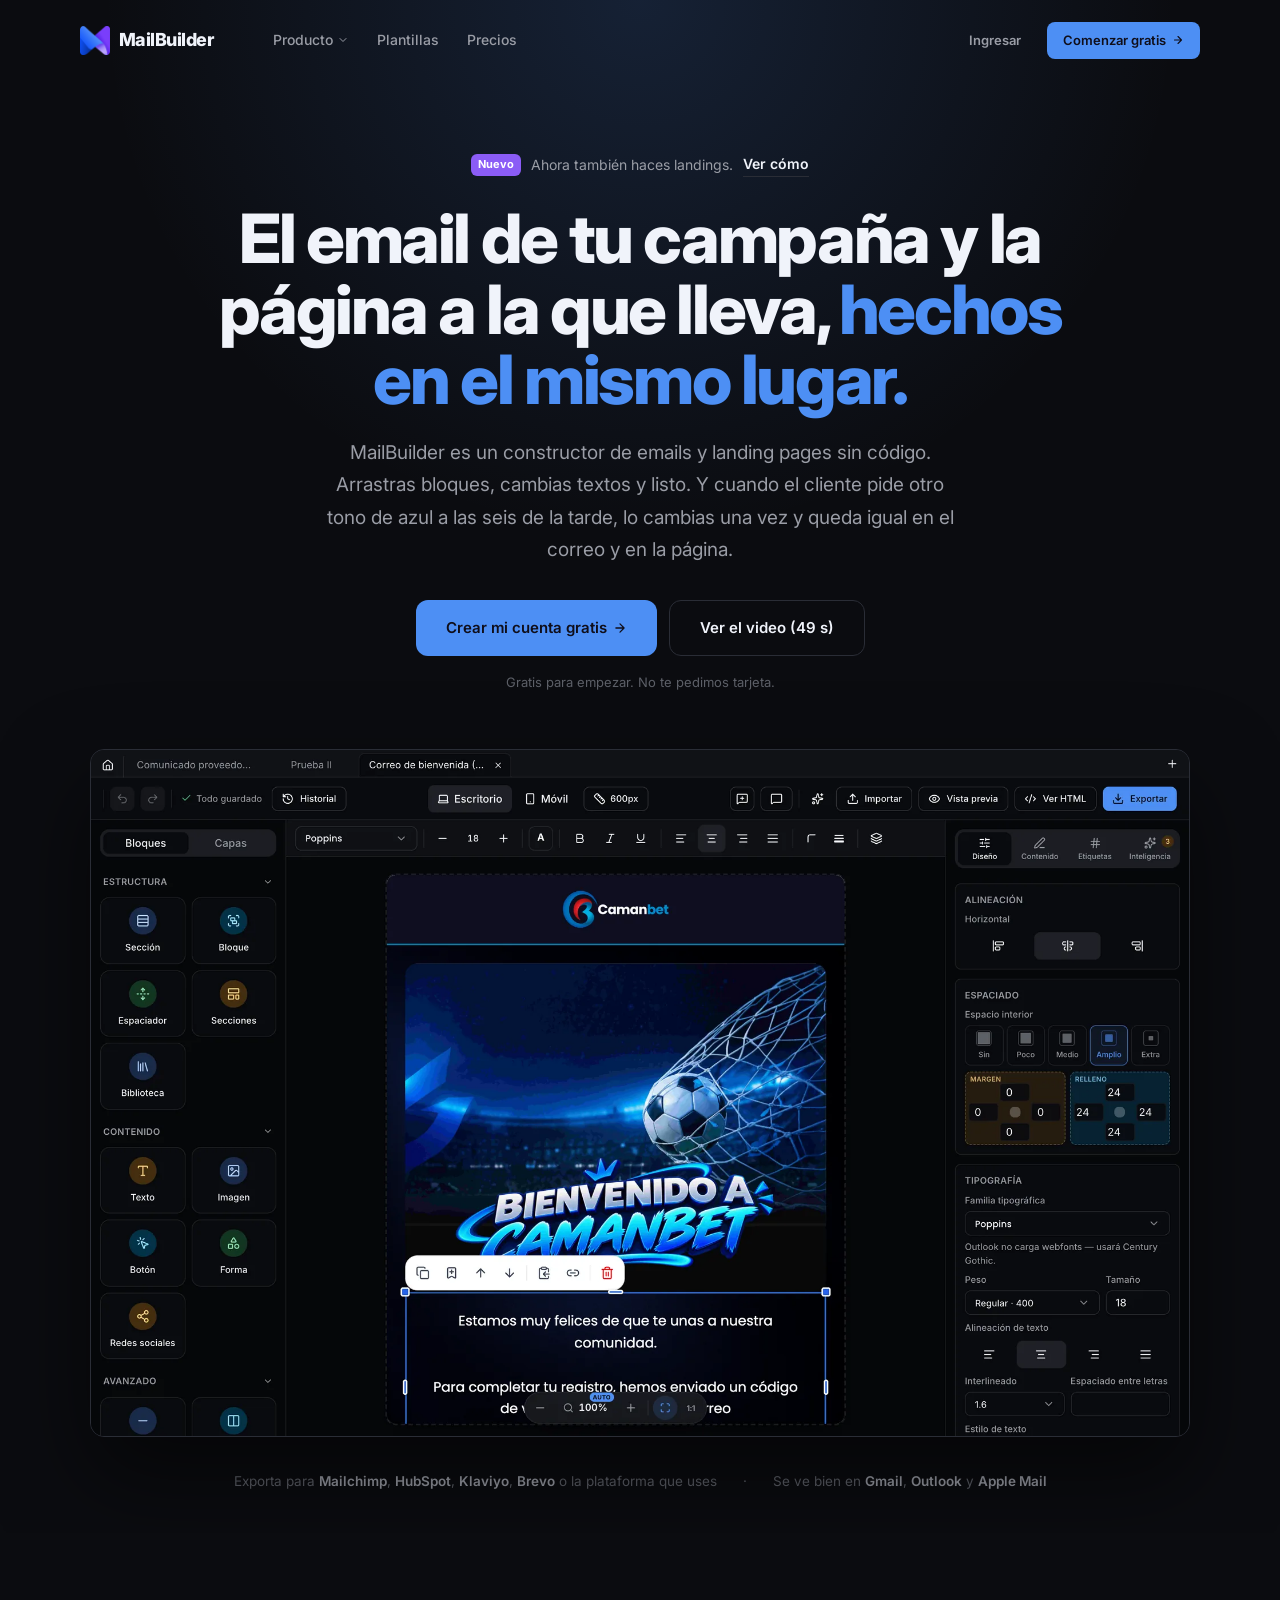
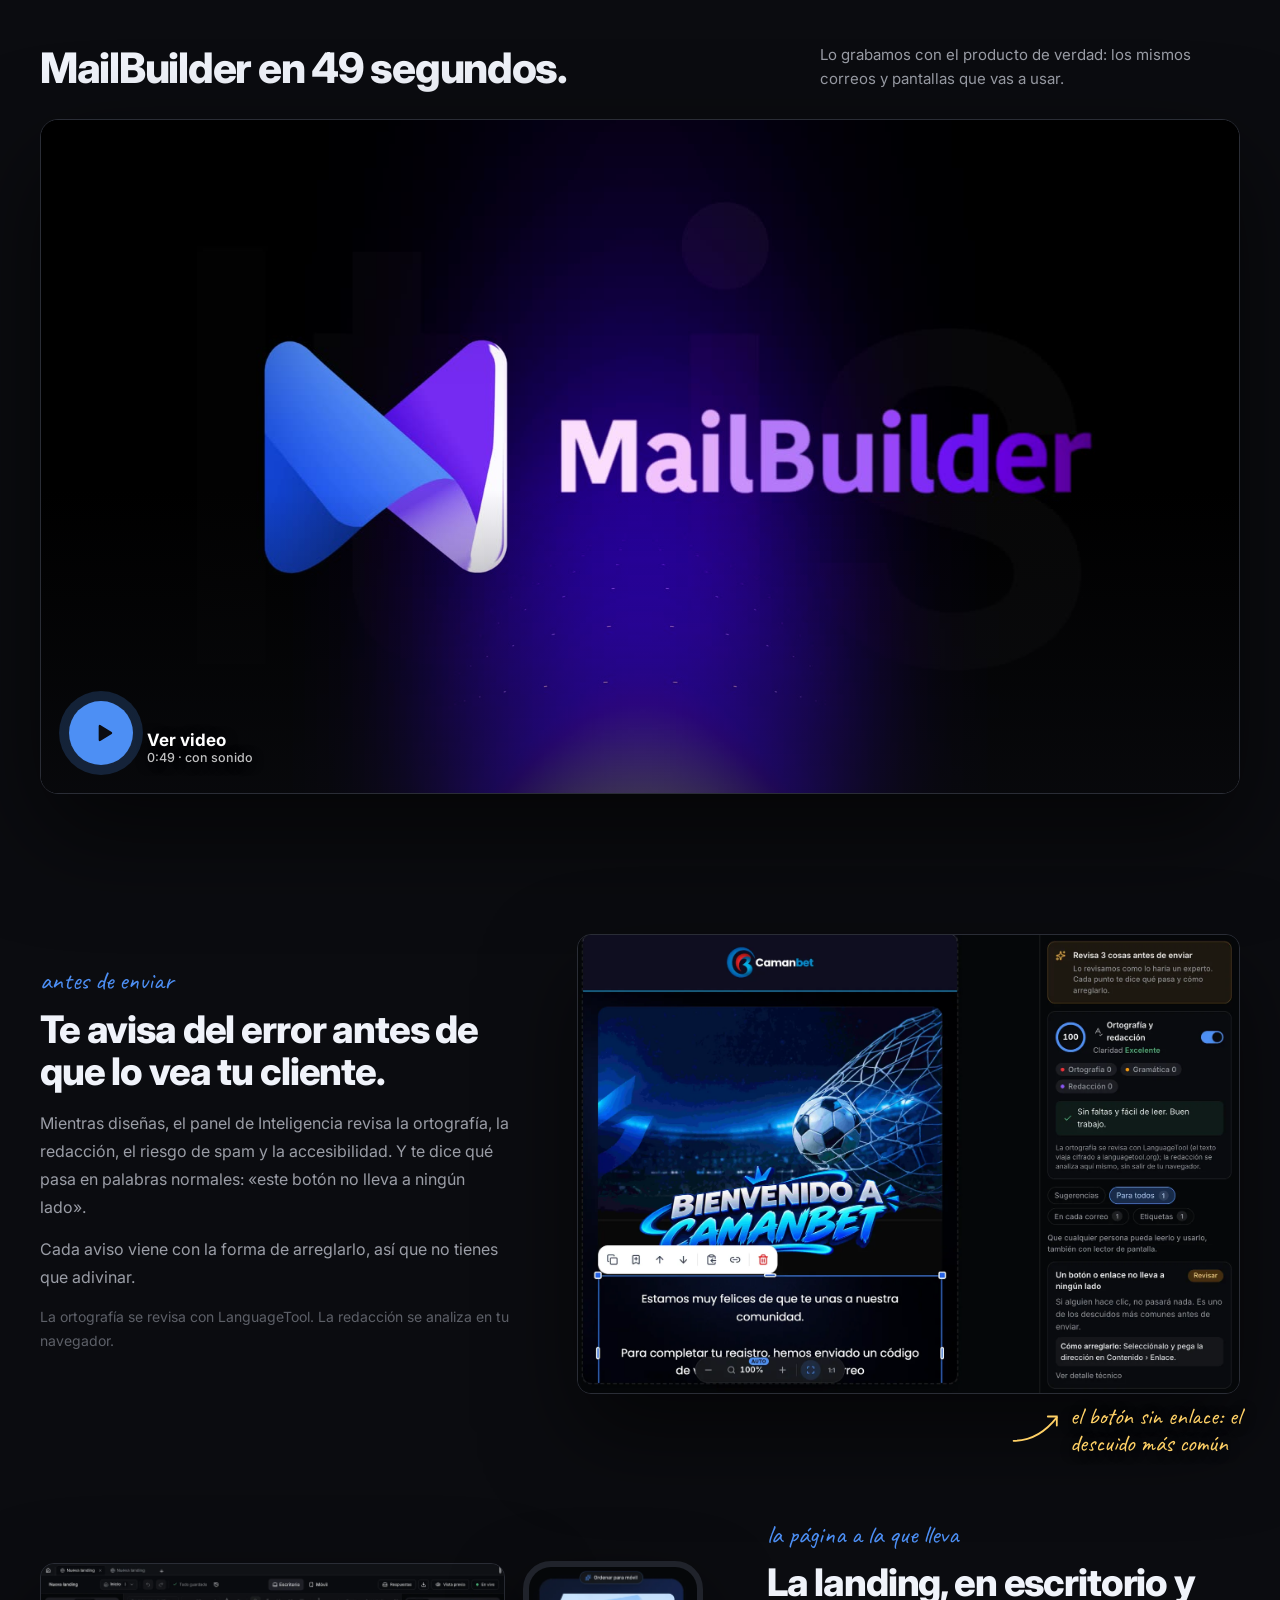
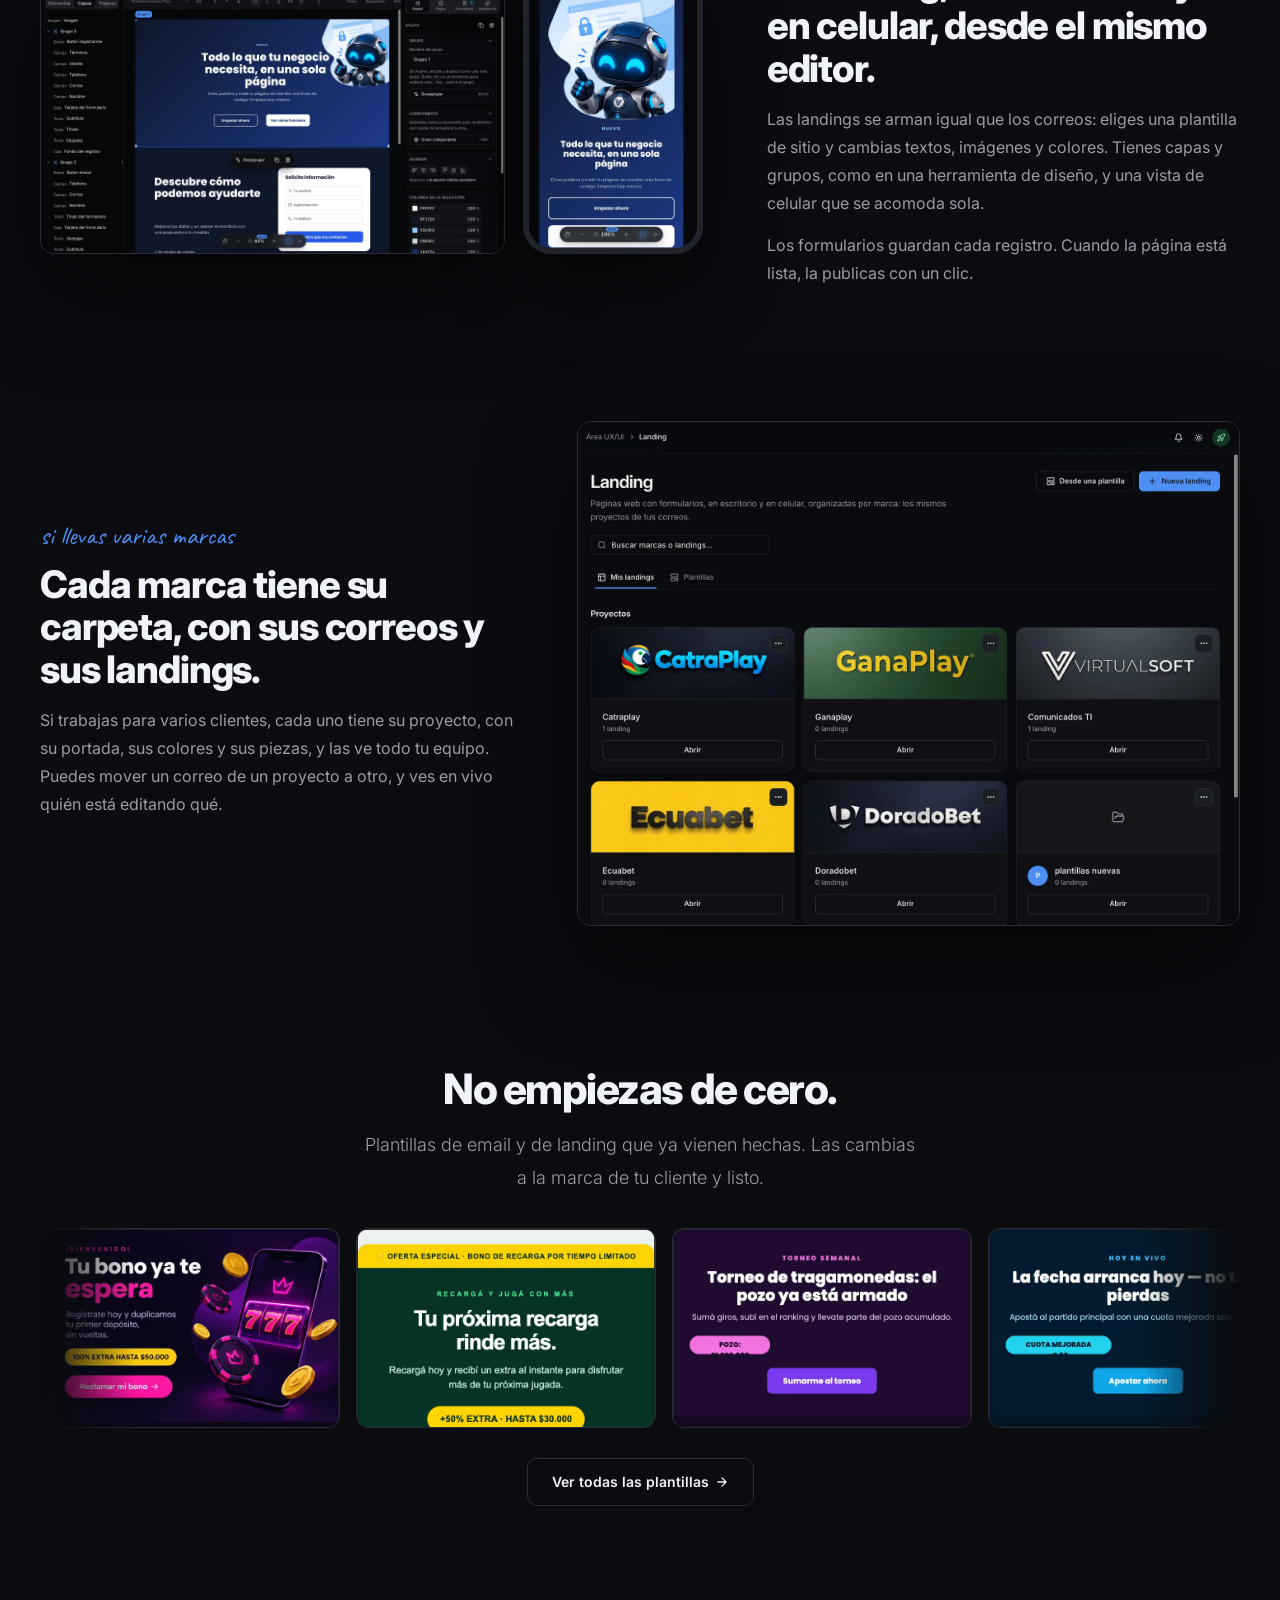
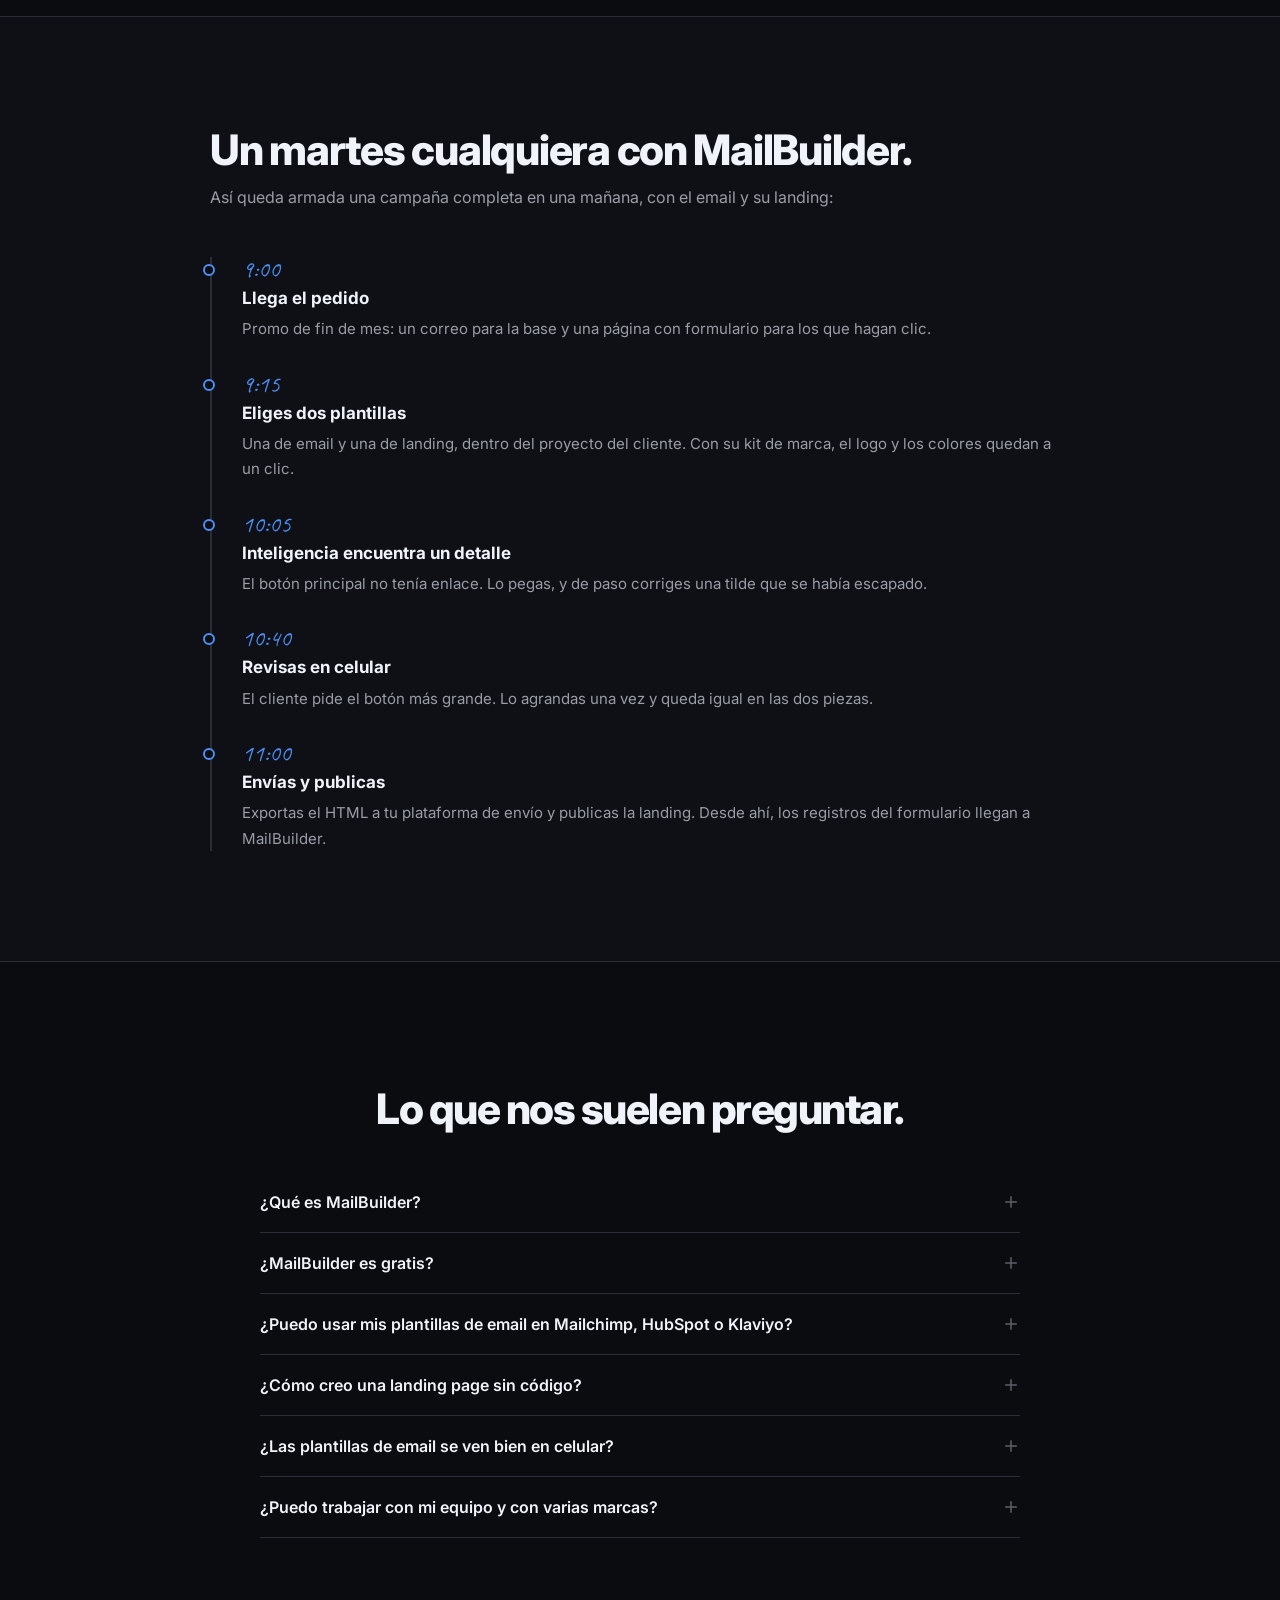
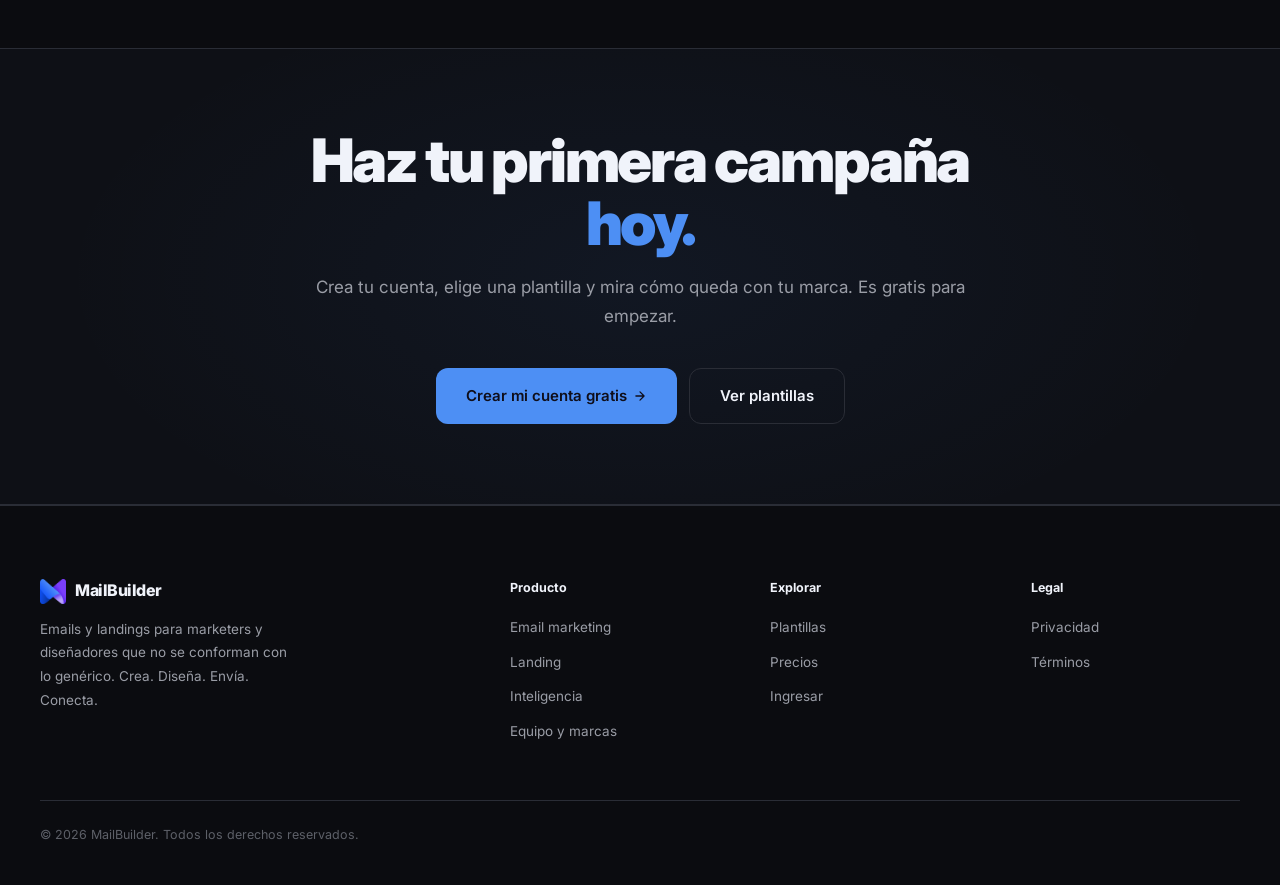
<file: index.html>
<!doctype html>
<html lang="es">
<head>
<meta charset="utf-8">
<meta name="viewport" content="width=device-width, initial-scale=1">
<title>MailBuilder — Constructor de emails y landing pages sin código</title>
<meta name="description" content="MailBuilder es el constructor visual de emails y landing pages en español. Plantillas de email, exportación HTML, PNG y GIF, y páginas web con formularios. Gratis para empezar.">
<link rel="preconnect" href="https://fonts.googleapis.com">
<link rel="preconnect" href="https://fonts.gstatic.com" crossorigin>
<link href="https://fonts.googleapis.com/css2?family=Inter:wght@300;400;500;600;700;800;900&family=Caveat:wght@500;600&display=swap" rel="stylesheet">
<link rel="icon" type="image/png" href="/img/favicon.png">
<meta name="theme-color" content="#0b0c10">
<!-- SEO -->
<link rel="canonical" href="https://web.mailbuilder.site/">
<meta name="robots" content="index, follow, max-image-preview:large">
<meta property="og:type" content="website">
<meta property="og:site_name" content="MailBuilder">
<meta property="og:locale" content="es_LA">
<meta property="og:url" content="https://web.mailbuilder.site/">
<meta property="og:title" content="MailBuilder — Constructor de emails y landing pages sin código">
<meta property="og:description" content="MailBuilder es el constructor visual de emails y landing pages en español. Plantillas de email, exportación HTML, PNG y GIF, y páginas web con formularios. Gratis para empezar.">
<meta property="og:image" content="https://web.mailbuilder.site/img/og-mailbuilder.jpg">
<meta property="og:image:width" content="1200">
<meta property="og:image:height" content="630">
<meta property="og:image:alt" content="MailBuilder">
<meta name="twitter:card" content="summary_large_image">
<meta name="twitter:title" content="MailBuilder — Constructor de emails y landing pages sin código">
<meta name="twitter:description" content="MailBuilder es el constructor visual de emails y landing pages en español. Plantillas de email, exportación HTML, PNG y GIF, y páginas web con formularios. Gratis para empezar.">
<meta name="twitter:image" content="https://web.mailbuilder.site/img/og-mailbuilder.jpg">
<link rel="apple-touch-icon" href="/img/isotipo.png">
<script type="application/ld+json">
{
 "@context": "https://schema.org",
 "@graph": [
  {
   "@type": "Organization",
   "@id": "https://web.mailbuilder.site/#org",
   "name": "MailBuilder",
   "url": "https://web.mailbuilder.site/",
   "logo": {
    "@type": "ImageObject",
    "url": "https://web.mailbuilder.site/img/isotipo.png",
    "width": 128,
    "height": 123
   },
   "slogan": "Crea. Diseña. Envía. Conecta."
  },
  {
   "@type": "WebSite",
   "@id": "https://web.mailbuilder.site/#website",
   "url": "https://web.mailbuilder.site/",
   "name": "MailBuilder",
   "alternateName": [
    "Mail Builder",
    "MailBuilder constructor de emails"
   ],
   "inLanguage": "es",
   "publisher": {
    "@id": "https://web.mailbuilder.site/#org"
   }
  },
  {
   "@type": "SoftwareApplication",
   "@id": "https://web.mailbuilder.site/#software",
   "name": "MailBuilder",
   "applicationCategory": "BusinessApplication",
   "applicationSubCategory": "Email marketing y landing pages",
   "operatingSystem": "Web",
   "url": "https://mailbuilder.site",
   "inLanguage": "es",
   "image": "https://web.mailbuilder.site/img/og-mailbuilder.jpg",
   "description": "Constructor visual de emails y landing pages sin código: plantillas de email, exportación HTML, PNG, JPG y GIF, páginas web con formularios y publicación con un clic.",
   "featureList": [
    "Editor visual de emails (drag and drop)",
    "Plantillas de email responsive",
    "Exportación HTML, PNG, JPG y GIF",
    "Constructor de landing pages con formularios",
    "Plantillas de landing page",
    "Revisión de copy, spam y accesibilidad",
    "Proyectos por marca y colaboración en tiempo real"
   ],
   "offers": {
    "@type": "Offer",
    "price": "0",
    "priceCurrency": "USD",
    "description": "Plan gratuito"
   },
   "publisher": {
    "@id": "https://web.mailbuilder.site/#org"
   }
  },
  {
   "@type": "VideoObject",
   "name": "MailBuilder en 50 segundos",
   "description": "Presentación de MailBuilder: diseña plantillas de email y landing pages sin código, con tu equipo.",
   "thumbnailUrl": [
    "https://web.mailbuilder.site/img/mailbuilder-poster.jpg"
   ],
   "uploadDate": "2026-10-21",
   "duration": "PT49S",
   "contentUrl": "https://web.mailbuilder.site/img/mailbuilder-1080.mp4",
   "embedUrl": "https://web.mailbuilder.site/#video",
   "inLanguage": "es"
  },
  {
   "@type": "FAQPage",
   "mainEntity": [
    {
     "@type": "Question",
     "name": "¿Qué es MailBuilder?",
     "acceptedAnswer": {
      "@type": "Answer",
      "text": "MailBuilder es un constructor visual de emails y landing pages en español. Diseñas tus plantillas de email y las páginas web a las que llevan en un solo lugar, sin escribir código, con la marca de cada cliente organizada por proyecto."
     }
    },
    {
     "@type": "Question",
     "name": "¿MailBuilder es gratis?",
     "acceptedAnswer": {
      "@type": "Answer",
      "text": "Sí. Puedes empezar gratis, sin tarjeta de crédito, y crear tus primeros emails y landings. Los planes de pago agregan más proyectos y funciones avanzadas."
     }
    },
    {
     "@type": "Question",
     "name": "¿Puedo usar mis plantillas de email en Mailchimp, HubSpot o Klaviyo?",
     "acceptedAnswer": {
      "@type": "Answer",
      "text": "Sí. Exportas el email en HTML y lo pegas en Mailchimp, HubSpot, Klaviyo, ActiveCampaign, Brevo o la plataforma que uses. También puedes descargarlo como PNG, JPG o GIF animado."
     }
    },
    {
     "@type": "Question",
     "name": "¿Cómo creo una landing page sin código?",
     "acceptedAnswer": {
      "@type": "Answer",
      "text": "Elige una plantilla de landing según tu objetivo (captar clientes, lanzar un producto, un evento o una lista de espera), cambia textos e imágenes con el editor visual y publícala con un clic. Los registros del formulario quedan guardados para que los revises."
     }
    },
    {
     "@type": "Question",
     "name": "¿Las plantillas de email se ven bien en celular?",
     "acceptedAnswer": {
      "@type": "Answer",
      "text": "Sí. Mientras diseñas puedes alternar entre la vista de escritorio y la de celular, y la revisión inteligente te avisa de problemas de accesibilidad y de palabras que pueden llevar tu email a spam."
     }
    },
    {
     "@type": "Question",
     "name": "¿Puedo trabajar con mi equipo y con varias marcas?",
     "acceptedAnswer": {
      "@type": "Answer",
      "text": "Sí. Organizas los emails y las landings de cada marca en su propio proyecto, compartes el espacio de trabajo con tu equipo con roles por persona y ves en vivo quién está editando."
     }
    }
   ]
  }
 ]
}
</script>
<!-- /SEO -->
<link rel="stylesheet" href="style.css">
<style>
/* Inicio */
.hero{padding:150px var(--pad) 40px;position:relative;overflow:hidden;text-align:center}
.hero::before{content:"";position:absolute;inset:0;background:radial-gradient(ellipse 60% 50% at 50% 0%,rgba(77,143,244,.16),transparent 70%);pointer-events:none}
.hero-inner{max-width:860px;margin-inline:auto;position:relative}
.hero-kicker{display:inline-flex;align-items:center;justify-content:center;flex-wrap:wrap;gap:6px 10px;font-size:14px;color:var(--tx2);margin-bottom:26px}
@media(max-width:600px){.hero{padding-top:120px}.hero-kicker{font-size:13px}}
.hero-kicker a{color:var(--tx);font-weight:600;border-bottom:1px solid var(--bd);padding-bottom:1px}
.hero-kicker a:hover{border-color:var(--am)}
.hero-new{font-size:11px;font-weight:700;color:#fff;background:var(--vi2);border-radius:6px;padding:2px 7px}
.hero h1{font-size:clamp(38px,5.4vw,68px);font-weight:800;letter-spacing:-.035em;line-height:1.04;margin-bottom:22px}
.hero h1 em{font-style:normal;color:var(--am)}
.hero-sub{font-size:clamp(16px,1.6vw,19px);color:var(--tx2);line-height:1.7;max-width:640px;margin:0 auto 34px}
.hero-ctas{display:flex;gap:12px;justify-content:center;flex-wrap:wrap}
.hero-small{margin-top:16px;font-size:13px;color:var(--tx3)}

.stage{position:relative;max-width:1180px;margin:56px auto 0;padding:0 var(--pad)}
.shot{border-radius:14px;overflow:hidden;border:1px solid var(--bd);background:var(--s1);box-shadow:0 40px 90px rgba(0,0,0,.55),0 0 0 1px rgba(255,255,255,.03) inset}
.shot img{display:block;width:100%;height:auto}
.note{position:absolute;font-family:'Caveat',cursive;font-size:24px;line-height:1.1;color:#ffd166;display:flex;align-items:flex-start;gap:6px;pointer-events:none;text-shadow:0 2px 12px rgba(0,0,0,.6)}
.note svg{flex-shrink:0;width:54px;height:40px}
.note-a{left:-128px;top:26%;max-width:150px;flex-direction:column;align-items:flex-end;text-align:right}
.note-b{right:-136px;top:8%;max-width:150px;flex-direction:column}
@media(max-width:1420px){.stage .note{display:none}}
@media(max-width:1000px){.note{display:none}}

.trust{display:flex;justify-content:center;align-items:center;flex-wrap:wrap;gap:10px 26px;padding:34px var(--pad) 0;font-size:13.5px;color:var(--tx3)}
.trust b{color:var(--tx2);font-weight:600}

.video-section{padding:110px var(--pad) 40px}
.video-head{max-width:var(--max);margin:0 auto 28px;display:flex;align-items:flex-end;justify-content:space-between;gap:20px;flex-wrap:wrap}
.video-head h2{font-size:clamp(28px,3.4vw,42px);font-weight:800;letter-spacing:-.03em;line-height:1.1}
.video-head p{color:var(--tx2);max-width:420px;font-size:15px}
.video-frame{position:relative;max-width:var(--max);margin-inline:auto;border-radius:18px;overflow:hidden;border:1px solid var(--bd);background:#000;aspect-ratio:16/9;box-shadow:0 40px 100px rgba(0,0,0,.6)}
.video-frame video{display:block;width:100%;height:100%;object-fit:cover}
.video-play{position:absolute;inset:0;display:flex;align-items:flex-end;justify-content:flex-start;gap:14px;padding:28px;background:linear-gradient(180deg,transparent 55%,rgba(11,12,16,.7));border:none;color:#fff;cursor:pointer}
.video-play-ico{width:64px;height:64px;flex-shrink:0;border-radius:50%;background:var(--am);color:#0b0c10;display:flex;align-items:center;justify-content:center;box-shadow:0 0 0 10px rgba(77,143,244,.2);transition:transform var(--r)}
.video-play:hover .video-play-ico{transform:scale(1.07)}
.video-play-ico svg{width:26px;height:26px;margin-left:3px}
.video-play-t{font-size:17px;font-weight:700;text-align:left;line-height:1.2;text-shadow:0 2px 12px rgba(0,0,0,.6)}
.video-play-t small{display:block;font-size:12.5px;font-weight:500;color:rgba(255,255,255,.75)}
.video-frame.playing .video-play{display:none}

.tour{padding:100px var(--pad) 20px}
.tour-row{max-width:var(--max);margin:0 auto 120px;display:grid;grid-template-columns:minmax(0,5fr) minmax(0,7fr);gap:64px;align-items:center}
.tour-row.flip{grid-template-columns:minmax(0,7fr) minmax(0,5fr)}
.tour-row.flip .tour-text{order:2}
.tour-num{font-family:'Caveat',cursive;font-size:26px;color:var(--am);margin-bottom:6px}
.tour-text h2{font-size:clamp(26px,3vw,38px);font-weight:800;letter-spacing:-.03em;line-height:1.12;margin-bottom:16px}
.tour-text p{color:var(--tx2);font-size:16px;line-height:1.75;margin-bottom:14px}
.tour-text .quiet{font-size:14px;color:var(--tx3)}
.tour-media{position:relative}
.tour-pair{display:grid;grid-template-columns:minmax(0,1fr) 180px;gap:18px;align-items:end}
.phone{border-radius:28px;overflow:hidden;border:6px solid #20232b;box-shadow:0 30px 70px rgba(0,0,0,.6);background:#20232b}
.phone img{display:block;width:100%;height:auto}
.panel{max-width:340px;margin-left:auto;border-radius:14px;overflow:hidden;border:1px solid var(--bd);box-shadow:0 30px 70px rgba(0,0,0,.5)}
.panel img{display:block;width:100%;height:auto}
.tour-media .note{position:absolute}
.note-c{right:-30px;bottom:-62px;max-width:260px;flex-direction:row;align-items:center}
@media(max-width:900px){.tour-row,.tour-row.flip{grid-template-columns:1fr;gap:34px;margin-bottom:84px}.tour-row.flip .tour-text{order:0}.tour-pair{grid-template-columns:1fr 34%}.panel{max-width:none}}

.tpl-strip{max-width:var(--max);margin:0 auto;overflow:hidden;mask-image:linear-gradient(90deg,transparent,#000 8%,#000 92%,transparent)}
.tpl-track{display:flex;gap:16px;width:max-content;animation:slide 60s linear infinite}
.tpl-strip:hover .tpl-track{animation-play-state:paused}
.tpl-track img{width:300px;height:auto;border-radius:12px;border:1px solid var(--bd);display:block}
@keyframes slide{to{transform:translateX(-50%)}}
@media(prefers-reduced-motion:reduce){.tpl-track{animation:none}}
.tpl-cta{text-align:center;margin-top:30px}

.day{padding:110px var(--pad);background:var(--s1);border-top:1px solid var(--bd);border-bottom:1px solid var(--bd)}
.day-inner{max-width:860px;margin-inline:auto}
.day h2{font-size:clamp(28px,3.4vw,42px);font-weight:800;letter-spacing:-.03em;line-height:1.1;margin-bottom:12px}
.day > .day-inner > p{color:var(--tx2);font-size:16px;margin-bottom:46px}
.day-list{border-left:2px solid var(--bd);padding-left:30px;display:flex;flex-direction:column;gap:30px}
.day-item{position:relative}
.day-item::before{content:"";position:absolute;left:-39px;top:7px;width:12px;height:12px;border-radius:50%;background:var(--bg);border:2px solid var(--am)}
.day-time{font-family:'Caveat',cursive;font-size:24px;color:var(--am);line-height:1}
.day-item h3{font-size:17px;font-weight:700;margin:4px 0 4px}
.day-item p{color:var(--tx2);font-size:15px;line-height:1.7}

.faq-home{padding:110px var(--pad)}
.faq-home .faq-inner{max-width:760px;margin-inline:auto}
.faq-home .heading{font-size:clamp(28px,3.4vw,42px)}
.cta-band h2 em{font-style:normal;color:var(--am)}
</style>
</head>
<body>

<nav id="nav">
  <div class="nav-inner">
    <a href="/" class="nav-logo"><img src="/img/isotipo.png" alt="MailBuilder" class="nav-logo-mark" width="30" height="29">MailBuilder</a>
    <div class="nav-links">
      <div class="nav-dd">
        <a href="/producto" class="nav-link" data-path="/producto">Producto <svg viewBox="0 0 24 24" fill="none"><path d="M6 9l6 6 6-6" stroke="currentColor" stroke-width="2" stroke-linecap="round" stroke-linejoin="round"/></svg></a>
        <div class="nav-dd-menu">
          <div class="dd-group">Lo que diseñas</div>
          <a href="/producto#email" class="dd-item"><div class="dd-item-ico ico-az"><svg viewBox="0 0 24 24" fill="none" stroke="currentColor" stroke-width="1.8" stroke-linecap="round" stroke-linejoin="round"><rect x="3" y="5" width="18" height="14" rx="2"/><path d="m3.5 7 8.5 6 8.5-6"/></svg></div><div><div class="dd-item-t">Email marketing</div><div class="dd-item-d">Campañas que se ven bien en cualquier bandeja</div></div></a>
          <a href="/producto#landing" class="dd-item"><div class="dd-item-ico ico-vi"><svg viewBox="0 0 24 24" fill="none" stroke="currentColor" stroke-width="1.8" stroke-linecap="round" stroke-linejoin="round"><circle cx="12" cy="12" r="9"/><path d="M3 12h18M12 3c2.5 2.6 3.8 5.6 3.8 9s-1.3 6.4-3.8 9M12 3C9.5 5.6 8.2 8.6 8.2 12s1.3 6.4 3.8 9"/></svg></div><div><div class="dd-item-t">Landing <span class="dd-new">Nuevo</span></div><div class="dd-item-d">Páginas web con formularios, sin código</div></div></a>
          <div class="dd-group">Para las dos</div>
          <a href="/producto#ia" class="dd-item"><div class="dd-item-ico ico-gr"><svg viewBox="0 0 24 24" fill="none" stroke="currentColor" stroke-width="1.8" stroke-linecap="round" stroke-linejoin="round"><path d="M12 3.5l1.9 5 5 1.9-5 1.9-1.9 5-1.9-5-5-1.9 5-1.9z"/><path d="M19 15.5l.8 2 2 .8-2 .8-.8 2-.8-2-2-.8 2-.8z"/></svg></div><div><div class="dd-item-t">Inteligencia</div><div class="dd-item-d">Revisa el texto y si está listo para publicar</div></div></a>
          <a href="/producto#colaboracion" class="dd-item"><div class="dd-item-ico ico-ro"><svg viewBox="0 0 24 24" fill="none" stroke="currentColor" stroke-width="1.8" stroke-linecap="round" stroke-linejoin="round"><circle cx="9" cy="8" r="3.5"/><path d="M2.5 20c.4-3.4 3.2-6 6.5-6s6.1 2.6 6.5 6"/><path d="M15.5 4.6a3.5 3.5 0 0 1 0 6.8M21.5 20c-.3-2.6-1.9-4.8-4.2-5.7"/></svg></div><div><div class="dd-item-t">Equipo y marcas</div><div class="dd-item-d">Proyectos por marca y cursores en vivo</div></div></a>
        </div>
      </div>
      <a href="/plantillas" class="nav-link" data-path="/plantillas">Plantillas</a>
      <a href="/precios" class="nav-link" data-path="/precios">Precios</a>
    </div>
    <div class="nav-right">
      <a href="https://mailbuilder.site/login" data-cta class="btn btn-ghost btn-sm">Ingresar</a>
      <a href="https://mailbuilder.site/login" data-cta class="btn btn-primary btn-sm btn-icon">Comenzar gratis <svg width="12" height="12" viewBox="0 0 24 24" fill="none"><path d="M5 12h14M12 5l7 7-7 7" stroke="currentColor" stroke-width="2.2" stroke-linecap="round" stroke-linejoin="round"/></svg></a>
    </div>
    <button class="nav-burger" id="burger" aria-label="Menú"><span></span><span></span><span></span></button>
  </div>
  <div class="nav-mobile" id="mobile-menu" style="display:none">
    <a href="/">Inicio</a>
    <a href="/producto#email">Email marketing</a>
    <a href="/producto#landing">Landing</a>
    <a href="/plantillas">Plantillas</a>
    <a href="/precios">Precios</a>
    <hr class="sep">
    <a href="https://mailbuilder.site/login" data-cta>Ingresar</a>
    <a href="https://mailbuilder.site/login" data-cta class="btn btn-primary" style="text-align:center;justify-content:center">Comenzar gratis →</a>
  </div>
</nav>

<!-- HERO -->
<section class="hero">
  <div class="hero-inner">
    <div class="hero-kicker"><span class="hero-new">Nuevo</span> Ahora también haces landings. <a href="/producto#landing">Ver cómo</a></div>
    <h1>El email de tu campaña y la página a la que lleva, <em>hechos en el mismo lugar.</em></h1>
    <p class="hero-sub">MailBuilder es un constructor de emails y landing pages sin código. Arrastras bloques, cambias textos y listo. Y cuando el cliente pide otro tono de azul a las seis de la tarde, lo cambias una vez y queda igual en el correo y en la página.</p>
    <div class="hero-ctas">
      <a href="https://mailbuilder.site/login" data-cta class="btn btn-primary btn-lg btn-icon">Crear mi cuenta gratis <svg width="14" height="14" viewBox="0 0 24 24" fill="none"><path d="M5 12h14M12 5l7 7-7 7" stroke="currentColor" stroke-width="2.2" stroke-linecap="round" stroke-linejoin="round"/></svg></a>
      <a href="#video" class="btn btn-outline btn-lg">Ver el video (49 s)</a>
    </div>
    <p class="hero-small">Gratis para empezar. No te pedimos tarjeta.</p>
  </div>

  <div class="stage">
    <div class="shot"><img src="/img/app/editor-email.webp" alt="Editor de emails de MailBuilder con un correo de bienvenida abierto" width="1920" height="1200" fetchpriority="high"></div>
    <div class="note note-a"><svg viewBox="0 0 60 44" fill="none" stroke="currentColor" stroke-width="2" stroke-linecap="round"><path d="M4 8c16 0 30 8 48 24"/><path d="M43 33l9 0-1-9"/></svg>arrastras un bloque y ya está en el correo</div>
    <div class="note note-b"><svg viewBox="0 0 60 44" fill="none" stroke="currentColor" stroke-width="2" stroke-linecap="round"><path d="M56 6C40 8 22 18 8 34"/><path d="M16 35l-8-1 0-9"/></svg>cada bloque tiene sus ajustes aquí, sin código</div>
  </div>

  <div class="trust"><span>Exporta para <b>Mailchimp</b>, <b>HubSpot</b>, <b>Klaviyo</b>, <b>Brevo</b> o la plataforma que uses</span><span>·</span><span>Se ve bien en <b>Gmail</b>, <b>Outlook</b> y <b>Apple Mail</b></span></div>
</section>

<!-- VIDEO -->
<section class="video-section" id="video">
  <div class="video-head">
    <h2>MailBuilder en 49 segundos.</h2>
    <p>Lo grabamos con el producto de verdad: los mismos correos y pantallas que vas a usar.</p>
  </div>
  <div class="video-frame">
    <video id="promo" preload="none" playsinline poster="/img/mailbuilder-poster.jpg" aria-label="Video de presentación de MailBuilder">
      <source src="/img/mailbuilder-1080.mp4" type="video/mp4">
    </video>
    <button class="video-play" id="promo-play" aria-label="Reproducir video">
      <span class="video-play-ico"><svg viewBox="0 0 24 24" fill="currentColor"><path d="M8 5.5v13a1 1 0 001.5.86l10.5-6.5a1 1 0 000-1.72L9.5 4.64A1 1 0 008 5.5z"/></svg></span>
      <span class="video-play-t">Ver video <small>0:49 · con sonido</small></span>
    </button>
  </div>
</section>

<!-- RECORRIDO -->
<section class="tour" id="recorrido">

  <div class="tour-row">
    <div class="tour-text">
      <div class="tour-num">antes de enviar</div>
      <h2>Te avisa del error antes de que lo vea tu cliente.</h2>
      <p>Mientras diseñas, el panel de Inteligencia revisa la ortografía, la redacción, el riesgo de spam y la accesibilidad. Y te dice qué pasa en palabras normales: «este botón no lleva a ningún lado».</p>
      <p>Cada aviso viene con la forma de arreglarlo, así que no tienes que adivinar.</p>
      <p class="quiet">La ortografía se revisa con LanguageTool. La redacción se analiza en tu navegador.</p>
    </div>
    <div class="tour-media">
      <div class="shot"><img src="/img/app/inteligencia-editor.webp" alt="Panel de Inteligencia de MailBuilder revisando un email" width="1600" height="1109" loading="lazy"></div>
      <div class="note note-c"><svg viewBox="0 0 60 44" fill="none" stroke="currentColor" stroke-width="2" stroke-linecap="round"><path d="M4 34c18 0 34-8 48-26"/><path d="M42 7l10 0 0 10"/></svg>el botón sin enlace: el descuido más común</div>
    </div>
  </div>

  <div class="tour-row flip" id="landing">
    <div class="tour-text">
      <div class="tour-num">la página a la que lleva</div>
      <h2>La landing, en escritorio y en celular, desde el mismo editor.</h2>
      <p>Las landings se arman igual que los correos: eliges una plantilla de sitio y cambias textos, imágenes y colores. Tienes capas y grupos, como en una herramienta de diseño, y una vista de celular que se acomoda sola.</p>
      <p>Los formularios guardan cada registro. Cuando la página está lista, la publicas con un clic.</p>
    </div>
    <div class="tour-media tour-pair">
      <div class="shot"><img src="/img/app/editor-landing.webp" alt="Editor de landing pages de MailBuilder con capas y formulario" width="1920" height="1200" loading="lazy"></div>
      <div class="phone"><img src="/img/app/landing-movil.webp" alt="Vista de celular de la misma landing" width="700" height="1169" loading="lazy"></div>
    </div>
  </div>

  <div class="tour-row">
    <div class="tour-text">
      <div class="tour-num">si llevas varias marcas</div>
      <h2>Cada marca tiene su carpeta, con sus correos y sus landings.</h2>
      <p>Si trabajas para varios clientes, cada uno tiene su proyecto, con su portada, sus colores y sus piezas, y las ve todo tu equipo. Puedes mover un correo de un proyecto a otro, y ves en vivo quién está editando qué.</p>
    </div>
    <div class="tour-media">
      <div class="shot"><img src="/img/app/proyectos.webp" alt="Proyectos por marca en MailBuilder" width="1600" height="1218" loading="lazy"></div>
    </div>
  </div>

</section>

<!-- PLANTILLAS -->
<section style="padding:0 var(--pad) 110px">
  <div class="sh sh-center" style="margin-bottom:34px">
    <h2 class="heading" style="font-size:clamp(28px,3.4vw,42px)">No empiezas de cero.</h2>
    <p class="lead">Plantillas de email y de landing que ya vienen hechas. Las cambias a la marca de tu cliente y listo.</p>
  </div>
  <div class="tpl-strip"><div class="tpl-track"><img src="/img/app/tpl-email-1.webp" alt="Plantilla de email: Bono de bienvenida" width="362" height="240" loading="lazy"><img src="/img/app/tpl-email-2.webp" alt="Plantilla de email: Recarga con bono" width="362" height="240" loading="lazy"><img src="/img/app/tpl-email-3.webp" alt="Plantilla de email: Torneo de tragamonedas" width="362" height="240" loading="lazy"><img src="/img/app/tpl-email-4.webp" alt="Plantilla de email: Apuesta en vivo" width="362" height="240" loading="lazy"><img src="/img/app/tpl-email-5.webp" alt="Plantilla de email: Lanzamiento de nuevo juego" width="362" height="240" loading="lazy"><img src="/img/app/tpl-landing-1.webp" alt="Plantilla de landing: Captación de clientes" width="362" height="235" loading="lazy"><img src="/img/app/tpl-landing-2.webp" alt="Plantilla de landing: Servicios profesionales" width="362" height="235" loading="lazy"><img src="/img/app/tpl-landing-3.webp" alt="Plantilla de landing: Producto digital" width="362" height="235" loading="lazy"><img src="/img/app/tpl-landing-5.webp" alt="Plantilla de landing: Evento o webinar" width="362" height="235" loading="lazy"><img src="/img/app/tpl-landing-6.webp" alt="Plantilla de landing: Newsletter o lista de espera" width="362" height="235" loading="lazy"><img src="/img/app/tpl-email-1.webp" alt="Plantilla de email: Bono de bienvenida" width="362" height="240" loading="lazy"><img src="/img/app/tpl-email-2.webp" alt="Plantilla de email: Recarga con bono" width="362" height="240" loading="lazy"><img src="/img/app/tpl-email-3.webp" alt="Plantilla de email: Torneo de tragamonedas" width="362" height="240" loading="lazy"><img src="/img/app/tpl-email-4.webp" alt="Plantilla de email: Apuesta en vivo" width="362" height="240" loading="lazy"><img src="/img/app/tpl-email-5.webp" alt="Plantilla de email: Lanzamiento de nuevo juego" width="362" height="240" loading="lazy"><img src="/img/app/tpl-landing-1.webp" alt="Plantilla de landing: Captación de clientes" width="362" height="235" loading="lazy"><img src="/img/app/tpl-landing-2.webp" alt="Plantilla de landing: Servicios profesionales" width="362" height="235" loading="lazy"><img src="/img/app/tpl-landing-3.webp" alt="Plantilla de landing: Producto digital" width="362" height="235" loading="lazy"><img src="/img/app/tpl-landing-5.webp" alt="Plantilla de landing: Evento o webinar" width="362" height="235" loading="lazy"><img src="/img/app/tpl-landing-6.webp" alt="Plantilla de landing: Newsletter o lista de espera" width="362" height="235" loading="lazy"></div></div>
  <div class="tpl-cta"><a href="/plantillas" class="btn btn-outline btn-icon">Ver todas las plantillas <svg width="14" height="14" viewBox="0 0 24 24" fill="none"><path d="M5 12h14M12 5l7 7-7 7" stroke="currentColor" stroke-width="2.2" stroke-linecap="round" stroke-linejoin="round"/></svg></a></div>
</section>

<!-- UN DÍA -->
<section class="day">
  <div class="day-inner">
    <h2>Un martes cualquiera con MailBuilder.</h2>
    <p>Así queda armada una campaña completa en una mañana, con el email y su landing:</p>
    <div class="day-list">
      <div class="day-item"><div class="day-time">9:00</div><h3>Llega el pedido</h3><p>Promo de fin de mes: un correo para la base y una página con formulario para los que hagan clic.</p></div>
      <div class="day-item"><div class="day-time">9:15</div><h3>Eliges dos plantillas</h3><p>Una de email y una de landing, dentro del proyecto del cliente. Con su kit de marca, el logo y los colores quedan a un clic.</p></div>
      <div class="day-item"><div class="day-time">10:05</div><h3>Inteligencia encuentra un detalle</h3><p>El botón principal no tenía enlace. Lo pegas, y de paso corriges una tilde que se había escapado.</p></div>
      <div class="day-item"><div class="day-time">10:40</div><h3>Revisas en celular</h3><p>El cliente pide el botón más grande. Lo agrandas una vez y queda igual en las dos piezas.</p></div>
      <div class="day-item"><div class="day-time">11:00</div><h3>Envías y publicas</h3><p>Exportas el HTML a tu plataforma de envío y publicas la landing. Desde ahí, los registros del formulario llegan a MailBuilder.</p></div>
    </div>
  </div>
</section>

<!-- FAQ -->
<section class="faq-home lc" id="preguntas">
  <div class="faq-inner">
    <div class="sh sh-center rv" style="margin-bottom:40px">
      <h2 class="heading" style="margin-top:14px">Lo que nos suelen preguntar.</h2>
    </div>
    <div class="faq-item rv"><button class="faq-q">¿Qué es MailBuilder? <svg viewBox="0 0 24 24" fill="none"><path d="M12 5v14M5 12h14" stroke="currentColor" stroke-width="2" stroke-linecap="round"/></svg></button><div class="faq-a">MailBuilder es un constructor visual de emails y landing pages en español. Diseñas tus plantillas de email y las páginas web a las que llevan en un solo lugar, sin escribir código, con la marca de cada cliente organizada por proyecto.</div></div>
    <div class="faq-item rv"><button class="faq-q">¿MailBuilder es gratis? <svg viewBox="0 0 24 24" fill="none"><path d="M12 5v14M5 12h14" stroke="currentColor" stroke-width="2" stroke-linecap="round"/></svg></button><div class="faq-a">Sí. Puedes empezar gratis, sin tarjeta de crédito, y crear tus primeros emails y landings. Los planes de pago agregan más proyectos y funciones avanzadas.</div></div>
    <div class="faq-item rv"><button class="faq-q">¿Puedo usar mis plantillas de email en Mailchimp, HubSpot o Klaviyo? <svg viewBox="0 0 24 24" fill="none"><path d="M12 5v14M5 12h14" stroke="currentColor" stroke-width="2" stroke-linecap="round"/></svg></button><div class="faq-a">Sí. Exportas el email en HTML y lo pegas en Mailchimp, HubSpot, Klaviyo, ActiveCampaign, Brevo o la plataforma que uses. También puedes descargarlo como PNG, JPG o GIF animado.</div></div>
    <div class="faq-item rv"><button class="faq-q">¿Cómo creo una landing page sin código? <svg viewBox="0 0 24 24" fill="none"><path d="M12 5v14M5 12h14" stroke="currentColor" stroke-width="2" stroke-linecap="round"/></svg></button><div class="faq-a">Elige una plantilla de landing según tu objetivo (captar clientes, lanzar un producto, un evento o una lista de espera), cambia textos e imágenes con el editor visual y publícala con un clic. Los registros del formulario quedan guardados para que los revises.</div></div>
    <div class="faq-item rv"><button class="faq-q">¿Las plantillas de email se ven bien en celular? <svg viewBox="0 0 24 24" fill="none"><path d="M12 5v14M5 12h14" stroke="currentColor" stroke-width="2" stroke-linecap="round"/></svg></button><div class="faq-a">Sí. Mientras diseñas puedes alternar entre la vista de escritorio y la de celular, y la revisión inteligente te avisa de problemas de accesibilidad y de palabras que pueden llevar tu email a spam.</div></div>
    <div class="faq-item rv"><button class="faq-q">¿Puedo trabajar con mi equipo y con varias marcas? <svg viewBox="0 0 24 24" fill="none"><path d="M12 5v14M5 12h14" stroke="currentColor" stroke-width="2" stroke-linecap="round"/></svg></button><div class="faq-a">Sí. Organizas los emails y las landings de cada marca en su propio proyecto, compartes el espacio de trabajo con tu equipo con roles por persona y ves en vivo quién está editando.</div></div>
  </div>
</section>

<!-- CTA FINAL -->
<div class="cta-band">
  <div class="cta-band-inner">
    <h2>Haz tu primera campaña <em>hoy.</em></h2>
    <p>Crea tu cuenta, elige una plantilla y mira cómo queda con tu marca. Es gratis para empezar.</p>
    <div class="cta-band-btns">
      <a href="https://mailbuilder.site/login" data-cta class="btn btn-primary btn-lg btn-icon">Crear mi cuenta gratis <svg width="14" height="14" viewBox="0 0 24 24" fill="none"><path d="M5 12h14M12 5l7 7-7 7" stroke="currentColor" stroke-width="2.2" stroke-linecap="round" stroke-linejoin="round"/></svg></a>
      <a href="/plantillas" class="btn btn-outline btn-lg">Ver plantillas</a>
    </div>
  </div>
</div>

<footer>
  <div class="footer-inner">
    <div class="footer-top">
      <div class="footer-brand">
        <a href="/" class="nav-logo" style="font-size:16px"><img src="/img/isotipo.png" alt="" class="nav-logo-mark" width="26" height="25" style="width:26px;height:auto">MailBuilder</a>
        <p>Emails y landings para marketers y diseñadores que no se conforman con lo genérico. Crea. Diseña. Envía. Conecta.</p>
      </div>
      <div class="footer-col"><h4>Producto</h4><ul><li><a href="/producto#email">Email marketing</a></li><li><a href="/producto#landing">Landing</a></li><li><a href="/producto#ia">Inteligencia</a></li><li><a href="/producto#colaboracion">Equipo y marcas</a></li></ul></div>
      <div class="footer-col"><h4>Explorar</h4><ul><li><a href="/plantillas">Plantillas</a></li><li><a href="/precios">Precios</a></li><li><a href="https://mailbuilder.site/login" data-cta>Ingresar</a></li></ul></div>
      <div class="footer-col"><h4>Legal</h4><ul><li><a href="#">Privacidad</a></li><li><a href="#">Términos</a></li></ul></div>
    </div>
    <div class="footer-bot">
      <span class="footer-copy">© <span data-year>2026</span> MailBuilder. Todos los derechos reservados.</span>
    </div>
  </div>
</footer>

<script src="app.js"></script>
</body>
</html>
</file>
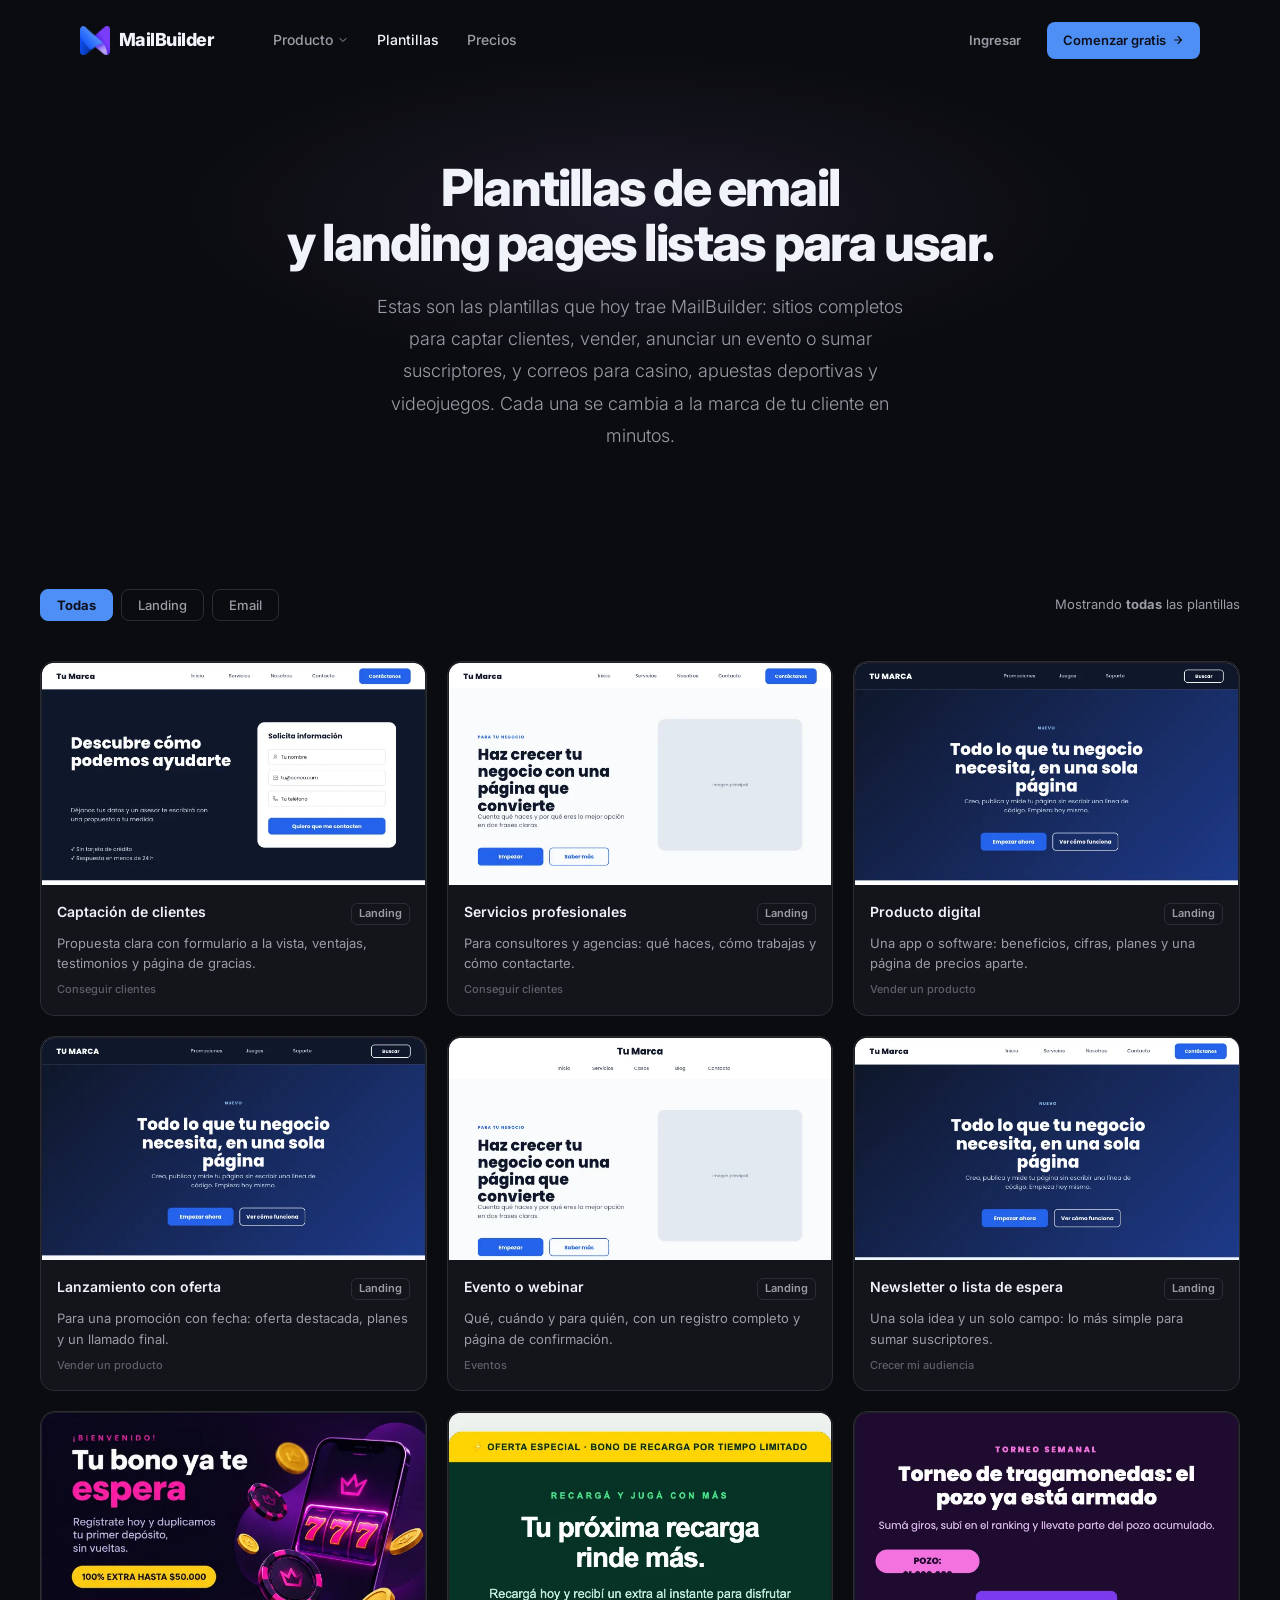
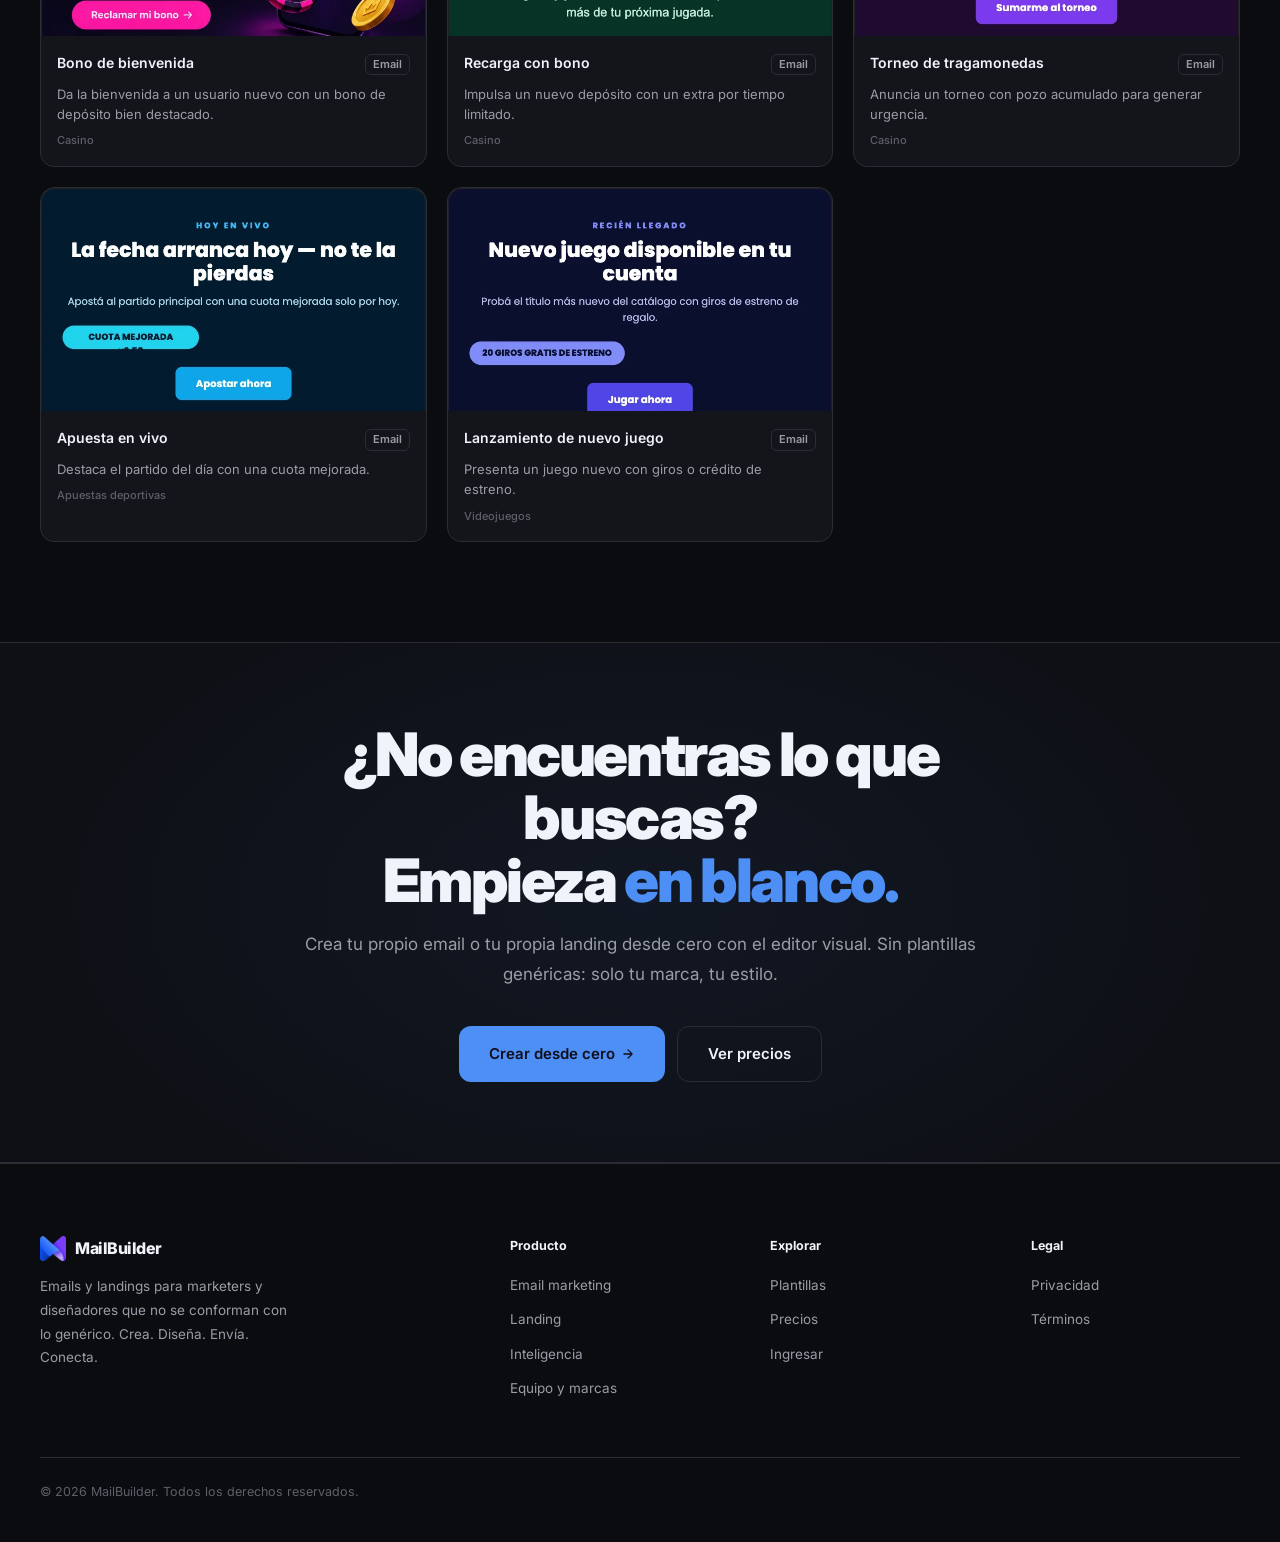
<file: plantillas.html>
<!doctype html>
<html lang="es">
<head>
<meta charset="utf-8">
<meta name="viewport" content="width=device-width, initial-scale=1">
<title>Plantillas de email y landing pages gratis | MailBuilder</title>
<meta name="description" content="Plantillas de email HTML responsive y plantillas de landing page listas para personalizar: newsletter, e-commerce, eventos, captación de clientes y más.">
<link rel="preconnect" href="https://fonts.googleapis.com">
<link rel="preconnect" href="https://fonts.gstatic.com" crossorigin>
<link href="https://fonts.googleapis.com/css2?family=Inter:wght@300;400;500;600;700;800;900&family=Caveat:wght@500;600&display=swap" rel="stylesheet">
<link rel="icon" type="image/png" href="/img/favicon.png">
<meta name="theme-color" content="#0b0c10">
<!-- SEO -->
<link rel="canonical" href="https://web.mailbuilder.site/plantillas">
<meta name="robots" content="index, follow, max-image-preview:large">
<meta property="og:type" content="website">
<meta property="og:site_name" content="MailBuilder">
<meta property="og:locale" content="es_LA">
<meta property="og:url" content="https://web.mailbuilder.site/plantillas">
<meta property="og:title" content="Plantillas de email y landing pages gratis | MailBuilder">
<meta property="og:description" content="Plantillas de email HTML responsive y plantillas de landing page listas para personalizar: newsletter, e-commerce, eventos, captación de clientes y más.">
<meta property="og:image" content="https://web.mailbuilder.site/img/og-mailbuilder.jpg">
<meta property="og:image:width" content="1200">
<meta property="og:image:height" content="630">
<meta property="og:image:alt" content="MailBuilder">
<meta name="twitter:card" content="summary_large_image">
<meta name="twitter:title" content="Plantillas de email y landing pages gratis | MailBuilder">
<meta name="twitter:description" content="Plantillas de email HTML responsive y plantillas de landing page listas para personalizar: newsletter, e-commerce, eventos, captación de clientes y más.">
<meta name="twitter:image" content="https://web.mailbuilder.site/img/og-mailbuilder.jpg">
<link rel="apple-touch-icon" href="/img/isotipo.png">
<script type="application/ld+json">
{
 "@context": "https://schema.org",
 "@graph": [
  {
   "@type": "Organization",
   "@id": "https://web.mailbuilder.site/#org",
   "name": "MailBuilder",
   "url": "https://web.mailbuilder.site/",
   "logo": {
    "@type": "ImageObject",
    "url": "https://web.mailbuilder.site/img/isotipo.png",
    "width": 128,
    "height": 123
   },
   "slogan": "Crea. Diseña. Envía. Conecta."
  },
  {
   "@type": "WebSite",
   "@id": "https://web.mailbuilder.site/#website",
   "url": "https://web.mailbuilder.site/",
   "name": "MailBuilder",
   "alternateName": [
    "Mail Builder",
    "MailBuilder constructor de emails"
   ],
   "inLanguage": "es",
   "publisher": {
    "@id": "https://web.mailbuilder.site/#org"
   }
  },
  {
   "@type": "BreadcrumbList",
   "itemListElement": [
    {
     "@type": "ListItem",
     "position": 1,
     "name": "Inicio",
     "item": "https://web.mailbuilder.site/"
    },
    {
     "@type": "ListItem",
     "position": 2,
     "name": "Plantillas",
     "item": "https://web.mailbuilder.site/plantillas"
    }
   ]
  }
 ]
}
</script>
<!-- /SEO -->
<link rel="stylesheet" href="style.css">
<style>
.tmpl-section{padding:60px var(--pad) 100px}
.tmpl-inner{max-width:var(--max);margin-inline:auto}
.tmpl-controls{display:flex;align-items:center;justify-content:space-between;flex-wrap:wrap;gap:16px;margin-bottom:40px}
.tmpl-count{font-size:13px;color:var(--tx2)}
.tmpl-grid{display:grid;grid-template-columns:repeat(3,1fr);gap:20px}
@media(max-width:900px){.tmpl-grid{grid-template-columns:repeat(2,1fr)}}
@media(max-width:500px){.tmpl-grid{grid-template-columns:1fr}}
.tmpl-card{display:block;color:inherit}
.tmpl-preview{height:auto;aspect-ratio:362/210;background:var(--s1)}
.tmpl-preview img{width:100%;height:100%;object-fit:cover;object-position:top;display:block;transition:transform .5s ease}
.tmpl-card:hover .tmpl-preview img{transform:scale(1.03)}
.tmpl-row{display:flex;align-items:center;justify-content:space-between;gap:10px;margin-bottom:6px}
.tmpl-kind{font-size:11px;font-weight:600;color:var(--tx2);border:1px solid var(--bd);border-radius:6px;padding:1px 7px}
.tmpl-desc{font-size:13px;color:var(--tx2);line-height:1.55;margin-bottom:8px}
</style>
</head>
<body>

<!-- NAV -->
<nav id="nav">
  <div class="nav-inner">
    <a href="/" class="nav-logo"><img src="/img/isotipo.png" alt="MailBuilder" class="nav-logo-mark" width="30" height="29">MailBuilder</a>
    <div class="nav-links">
      <div class="nav-dd">
        <a href="/producto" class="nav-link" data-path="/producto">Producto <svg viewBox="0 0 24 24" fill="none"><path d="M6 9l6 6 6-6" stroke="currentColor" stroke-width="2" stroke-linecap="round" stroke-linejoin="round"/></svg></a>
        <div class="nav-dd-menu">
          <div class="dd-group">Lo que diseñas</div>
          <a href="/producto#email" class="dd-item"><div class="dd-item-ico ico-az"><svg viewBox="0 0 24 24" fill="none" stroke="currentColor" stroke-width="1.8" stroke-linecap="round" stroke-linejoin="round"><rect x="3" y="5" width="18" height="14" rx="2"/><path d="m3.5 7 8.5 6 8.5-6"/></svg></div><div><div class="dd-item-t">Email marketing</div><div class="dd-item-d">Campañas que se ven bien en cualquier bandeja</div></div></a>
          <a href="/producto#landing" class="dd-item"><div class="dd-item-ico ico-vi"><svg viewBox="0 0 24 24" fill="none" stroke="currentColor" stroke-width="1.8" stroke-linecap="round" stroke-linejoin="round"><circle cx="12" cy="12" r="9"/><path d="M3 12h18M12 3c2.5 2.6 3.8 5.6 3.8 9s-1.3 6.4-3.8 9M12 3C9.5 5.6 8.2 8.6 8.2 12s1.3 6.4 3.8 9"/></svg></div><div><div class="dd-item-t">Landing <span class="dd-new">Nuevo</span></div><div class="dd-item-d">Páginas web con formularios, sin código</div></div></a>
          <div class="dd-group">Para las dos</div>
          <a href="/producto#ia" class="dd-item"><div class="dd-item-ico ico-gr"><svg viewBox="0 0 24 24" fill="none" stroke="currentColor" stroke-width="1.8" stroke-linecap="round" stroke-linejoin="round"><path d="M12 3.5l1.9 5 5 1.9-5 1.9-1.9 5-1.9-5-5-1.9 5-1.9z"/><path d="M19 15.5l.8 2 2 .8-2 .8-.8 2-.8-2-2-.8 2-.8z"/></svg></div><div><div class="dd-item-t">Inteligencia</div><div class="dd-item-d">Revisa el texto y si está listo para publicar</div></div></a>
          <a href="/producto#colaboracion" class="dd-item"><div class="dd-item-ico ico-ro"><svg viewBox="0 0 24 24" fill="none" stroke="currentColor" stroke-width="1.8" stroke-linecap="round" stroke-linejoin="round"><circle cx="9" cy="8" r="3.5"/><path d="M2.5 20c.4-3.4 3.2-6 6.5-6s6.1 2.6 6.5 6"/><path d="M15.5 4.6a3.5 3.5 0 0 1 0 6.8M21.5 20c-.3-2.6-1.9-4.8-4.2-5.7"/></svg></div><div><div class="dd-item-t">Equipo y marcas</div><div class="dd-item-d">Proyectos por marca y cursores en vivo</div></div></a>
        </div>
      </div>
      <a href="/plantillas" class="nav-link active" data-path="/plantillas">Plantillas</a>
      <a href="/precios" class="nav-link" data-path="/precios">Precios</a>
    </div>
    <div class="nav-right">
      <a href="https://mailbuilder.site/login" data-cta class="btn btn-ghost btn-sm">Ingresar</a>
      <a href="https://mailbuilder.site/login" data-cta class="btn btn-primary btn-sm btn-icon">Comenzar gratis <svg width="12" height="12" viewBox="0 0 24 24" fill="none"><path d="M5 12h14M12 5l7 7-7 7" stroke="currentColor" stroke-width="2.2" stroke-linecap="round" stroke-linejoin="round"/></svg></a>
    </div>
    <button class="nav-burger" id="burger" aria-label="Menú"><span></span><span></span><span></span></button>
  </div>
  <div class="nav-mobile" id="mobile-menu" style="display:none">
    <a href="/">Inicio</a>
    <a href="/producto#email">Email marketing</a>
    <a href="/producto#landing">Landing</a>
    <a href="/plantillas">Plantillas</a>
    <a href="/precios">Precios</a>
    <hr class="sep">
    <a href="https://mailbuilder.site/login" data-cta>Ingresar</a>
    <a href="https://mailbuilder.site/login" data-cta class="btn btn-primary" style="text-align:center;justify-content:center">Comenzar gratis →</a>
  </div>
</nav>

<!-- PAGE HERO -->
<div class="page-hero" style="padding-bottom:40px">
  <div class="page-hero-inner">
    <h1 class="heading">Plantillas de email<br>y landing pages listas para usar.</h1>
    <p class="lead">Estas son las plantillas que hoy trae MailBuilder: sitios completos para captar clientes, vender, anunciar un evento o sumar suscriptores, y correos para casino, apuestas deportivas y videojuegos. Cada una se cambia a la marca de tu cliente en minutos.</p>
  </div>
</div>

<!-- TEMPLATES -->
<section class="tmpl-section">
  <div class="tmpl-inner">
    <div class="tmpl-controls">
      <div class="filter-tabs" id="filter">
        <button class="filter-tab active" data-cat="all">Todas</button>
        <button class="filter-tab" data-cat="landing">Landing</button>
        <button class="filter-tab" data-cat="email">Email</button>
      </div>
      <div class="tmpl-count">Mostrando <strong id="tmpl-n">todas</strong> las plantillas</div>
    </div>
    <div class="tmpl-grid" id="tmpl-grid">
      <a class="tmpl-card" data-cat="landing" href="https://mailbuilder.site/landing/templates" data-cta="/landing/templates">
        <div class="tmpl-preview"><img src="/img/app/tpl-landing-1.webp" alt="Plantilla de landing: Captación de clientes" width="362" height="240" loading="lazy"></div>
        <div class="tmpl-info"><div class="tmpl-row"><span class="tmpl-name">Captación de clientes</span><span class="tmpl-kind">Landing</span></div><div class="tmpl-desc">Propuesta clara con formulario a la vista, ventajas, testimonios y página de gracias.</div><div class="tmpl-tag">Conseguir clientes</div></div>
      </a>
      <a class="tmpl-card" data-cat="landing" href="https://mailbuilder.site/landing/templates" data-cta="/landing/templates">
        <div class="tmpl-preview"><img src="/img/app/tpl-landing-2.webp" alt="Plantilla de landing: Servicios profesionales" width="362" height="240" loading="lazy"></div>
        <div class="tmpl-info"><div class="tmpl-row"><span class="tmpl-name">Servicios profesionales</span><span class="tmpl-kind">Landing</span></div><div class="tmpl-desc">Para consultores y agencias: qué haces, cómo trabajas y cómo contactarte.</div><div class="tmpl-tag">Conseguir clientes</div></div>
      </a>
      <a class="tmpl-card" data-cat="landing" href="https://mailbuilder.site/landing/templates" data-cta="/landing/templates">
        <div class="tmpl-preview"><img src="/img/app/tpl-landing-3.webp" alt="Plantilla de landing: Producto digital" width="362" height="240" loading="lazy"></div>
        <div class="tmpl-info"><div class="tmpl-row"><span class="tmpl-name">Producto digital</span><span class="tmpl-kind">Landing</span></div><div class="tmpl-desc">Una app o software: beneficios, cifras, planes y una página de precios aparte.</div><div class="tmpl-tag">Vender un producto</div></div>
      </a>
      <a class="tmpl-card" data-cat="landing" href="https://mailbuilder.site/landing/templates" data-cta="/landing/templates">
        <div class="tmpl-preview"><img src="/img/app/tpl-landing-4.webp" alt="Plantilla de landing: Lanzamiento con oferta" width="362" height="240" loading="lazy"></div>
        <div class="tmpl-info"><div class="tmpl-row"><span class="tmpl-name">Lanzamiento con oferta</span><span class="tmpl-kind">Landing</span></div><div class="tmpl-desc">Para una promoción con fecha: oferta destacada, planes y un llamado final.</div><div class="tmpl-tag">Vender un producto</div></div>
      </a>
      <a class="tmpl-card" data-cat="landing" href="https://mailbuilder.site/landing/templates" data-cta="/landing/templates">
        <div class="tmpl-preview"><img src="/img/app/tpl-landing-5.webp" alt="Plantilla de landing: Evento o webinar" width="362" height="240" loading="lazy"></div>
        <div class="tmpl-info"><div class="tmpl-row"><span class="tmpl-name">Evento o webinar</span><span class="tmpl-kind">Landing</span></div><div class="tmpl-desc">Qué, cuándo y para quién, con un registro completo y página de confirmación.</div><div class="tmpl-tag">Eventos</div></div>
      </a>
      <a class="tmpl-card" data-cat="landing" href="https://mailbuilder.site/landing/templates" data-cta="/landing/templates">
        <div class="tmpl-preview"><img src="/img/app/tpl-landing-6.webp" alt="Plantilla de landing: Newsletter o lista de espera" width="362" height="240" loading="lazy"></div>
        <div class="tmpl-info"><div class="tmpl-row"><span class="tmpl-name">Newsletter o lista de espera</span><span class="tmpl-kind">Landing</span></div><div class="tmpl-desc">Una sola idea y un solo campo: lo más simple para sumar suscriptores.</div><div class="tmpl-tag">Crecer mi audiencia</div></div>
      </a>
      <a class="tmpl-card" data-cat="email" href="https://mailbuilder.site/template-gallery" data-cta="/template-gallery">
        <div class="tmpl-preview"><img src="/img/app/tpl-email-1.webp" alt="Plantilla de email: Bono de bienvenida" width="362" height="240" loading="lazy"></div>
        <div class="tmpl-info"><div class="tmpl-row"><span class="tmpl-name">Bono de bienvenida</span><span class="tmpl-kind">Email</span></div><div class="tmpl-desc">Da la bienvenida a un usuario nuevo con un bono de depósito bien destacado.</div><div class="tmpl-tag">Casino</div></div>
      </a>
      <a class="tmpl-card" data-cat="email" href="https://mailbuilder.site/template-gallery" data-cta="/template-gallery">
        <div class="tmpl-preview"><img src="/img/app/tpl-email-2.webp" alt="Plantilla de email: Recarga con bono" width="362" height="240" loading="lazy"></div>
        <div class="tmpl-info"><div class="tmpl-row"><span class="tmpl-name">Recarga con bono</span><span class="tmpl-kind">Email</span></div><div class="tmpl-desc">Impulsa un nuevo depósito con un extra por tiempo limitado.</div><div class="tmpl-tag">Casino</div></div>
      </a>
      <a class="tmpl-card" data-cat="email" href="https://mailbuilder.site/template-gallery" data-cta="/template-gallery">
        <div class="tmpl-preview"><img src="/img/app/tpl-email-3.webp" alt="Plantilla de email: Torneo de tragamonedas" width="362" height="240" loading="lazy"></div>
        <div class="tmpl-info"><div class="tmpl-row"><span class="tmpl-name">Torneo de tragamonedas</span><span class="tmpl-kind">Email</span></div><div class="tmpl-desc">Anuncia un torneo con pozo acumulado para generar urgencia.</div><div class="tmpl-tag">Casino</div></div>
      </a>
      <a class="tmpl-card" data-cat="email" href="https://mailbuilder.site/template-gallery" data-cta="/template-gallery">
        <div class="tmpl-preview"><img src="/img/app/tpl-email-4.webp" alt="Plantilla de email: Apuesta en vivo" width="362" height="240" loading="lazy"></div>
        <div class="tmpl-info"><div class="tmpl-row"><span class="tmpl-name">Apuesta en vivo</span><span class="tmpl-kind">Email</span></div><div class="tmpl-desc">Destaca el partido del día con una cuota mejorada.</div><div class="tmpl-tag">Apuestas deportivas</div></div>
      </a>
      <a class="tmpl-card" data-cat="email" href="https://mailbuilder.site/template-gallery" data-cta="/template-gallery">
        <div class="tmpl-preview"><img src="/img/app/tpl-email-5.webp" alt="Plantilla de email: Lanzamiento de nuevo juego" width="362" height="240" loading="lazy"></div>
        <div class="tmpl-info"><div class="tmpl-row"><span class="tmpl-name">Lanzamiento de nuevo juego</span><span class="tmpl-kind">Email</span></div><div class="tmpl-desc">Presenta un juego nuevo con giros o crédito de estreno.</div><div class="tmpl-tag">Videojuegos</div></div>
      </a>
    </div>
  </div>
</section>

<!-- CTA -->
<div class="cta-band">
  <div class="cta-band-inner">
    <h2 class="rv">¿No encuentras lo que buscas?<br>Empieza <em>en blanco.</em></h2>
    <p class="rv d1">Crea tu propio email o tu propia landing desde cero con el editor visual. Sin plantillas genéricas: solo tu marca, tu estilo.</p>
    <div class="cta-band-btns rv d2">
      <a href="https://mailbuilder.site/login" class="btn btn-primary btn-lg btn-icon">Crear desde cero <svg width="14" height="14" viewBox="0 0 24 24" fill="none"><path d="M5 12h14M12 5l7 7-7 7" stroke="currentColor" stroke-width="2.2" stroke-linecap="round" stroke-linejoin="round"/></svg></a>
      <a href="/precios" class="btn btn-outline btn-lg">Ver precios</a>
    </div>
    
  </div>
</div>

<!-- FOOTER -->
<footer>
  <div class="footer-inner">
    <div class="footer-top">
      <div class="footer-brand">
        <a href="/" class="nav-logo" style="font-size:16px"><img src="/img/isotipo.png" alt="" class="nav-logo-mark" width="26" height="25" style="width:26px;height:auto">MailBuilder</a>
        <p>Emails y landings para marketers y diseñadores que no se conforman con lo genérico. Crea. Diseña. Envía. Conecta.</p>
      </div>
      <div class="footer-col"><h4>Producto</h4><ul><li><a href="/producto#email">Email marketing</a></li><li><a href="/producto#landing">Landing</a></li><li><a href="/producto#ia">Inteligencia</a></li><li><a href="/producto#colaboracion">Equipo y marcas</a></li></ul></div>
      <div class="footer-col"><h4>Explorar</h4><ul><li><a href="/plantillas">Plantillas</a></li><li><a href="/precios">Precios</a></li><li><a href="https://mailbuilder.site/login" data-cta>Ingresar</a></li></ul></div>
      <div class="footer-col"><h4>Legal</h4><ul><li><a href="#">Privacidad</a></li><li><a href="#">Términos</a></li></ul></div>
    </div>
    <div class="footer-bot">
      <span class="footer-copy">© <span data-year>2026</span> MailBuilder. Todos los derechos reservados.</span>
    </div>
  </div>
</footer>

<script src="app.js"></script>
</body>
</html>
</file>
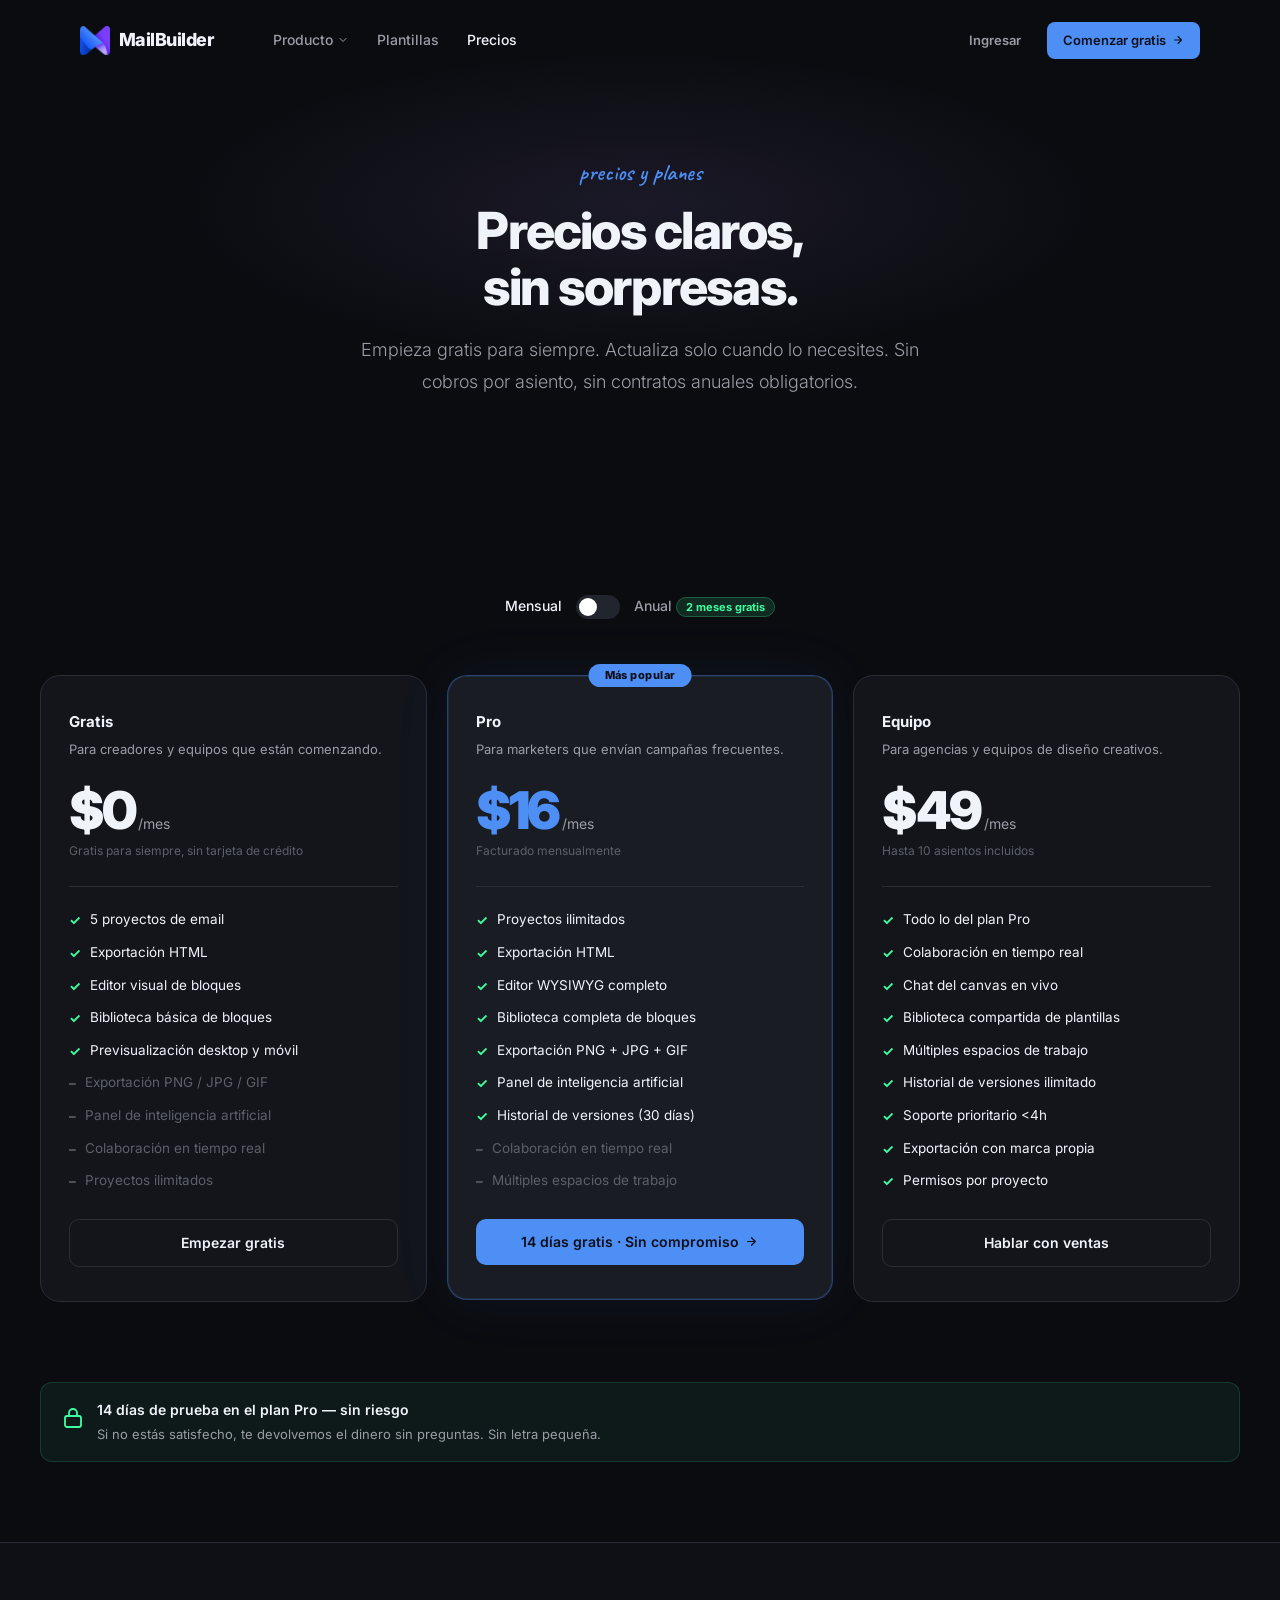
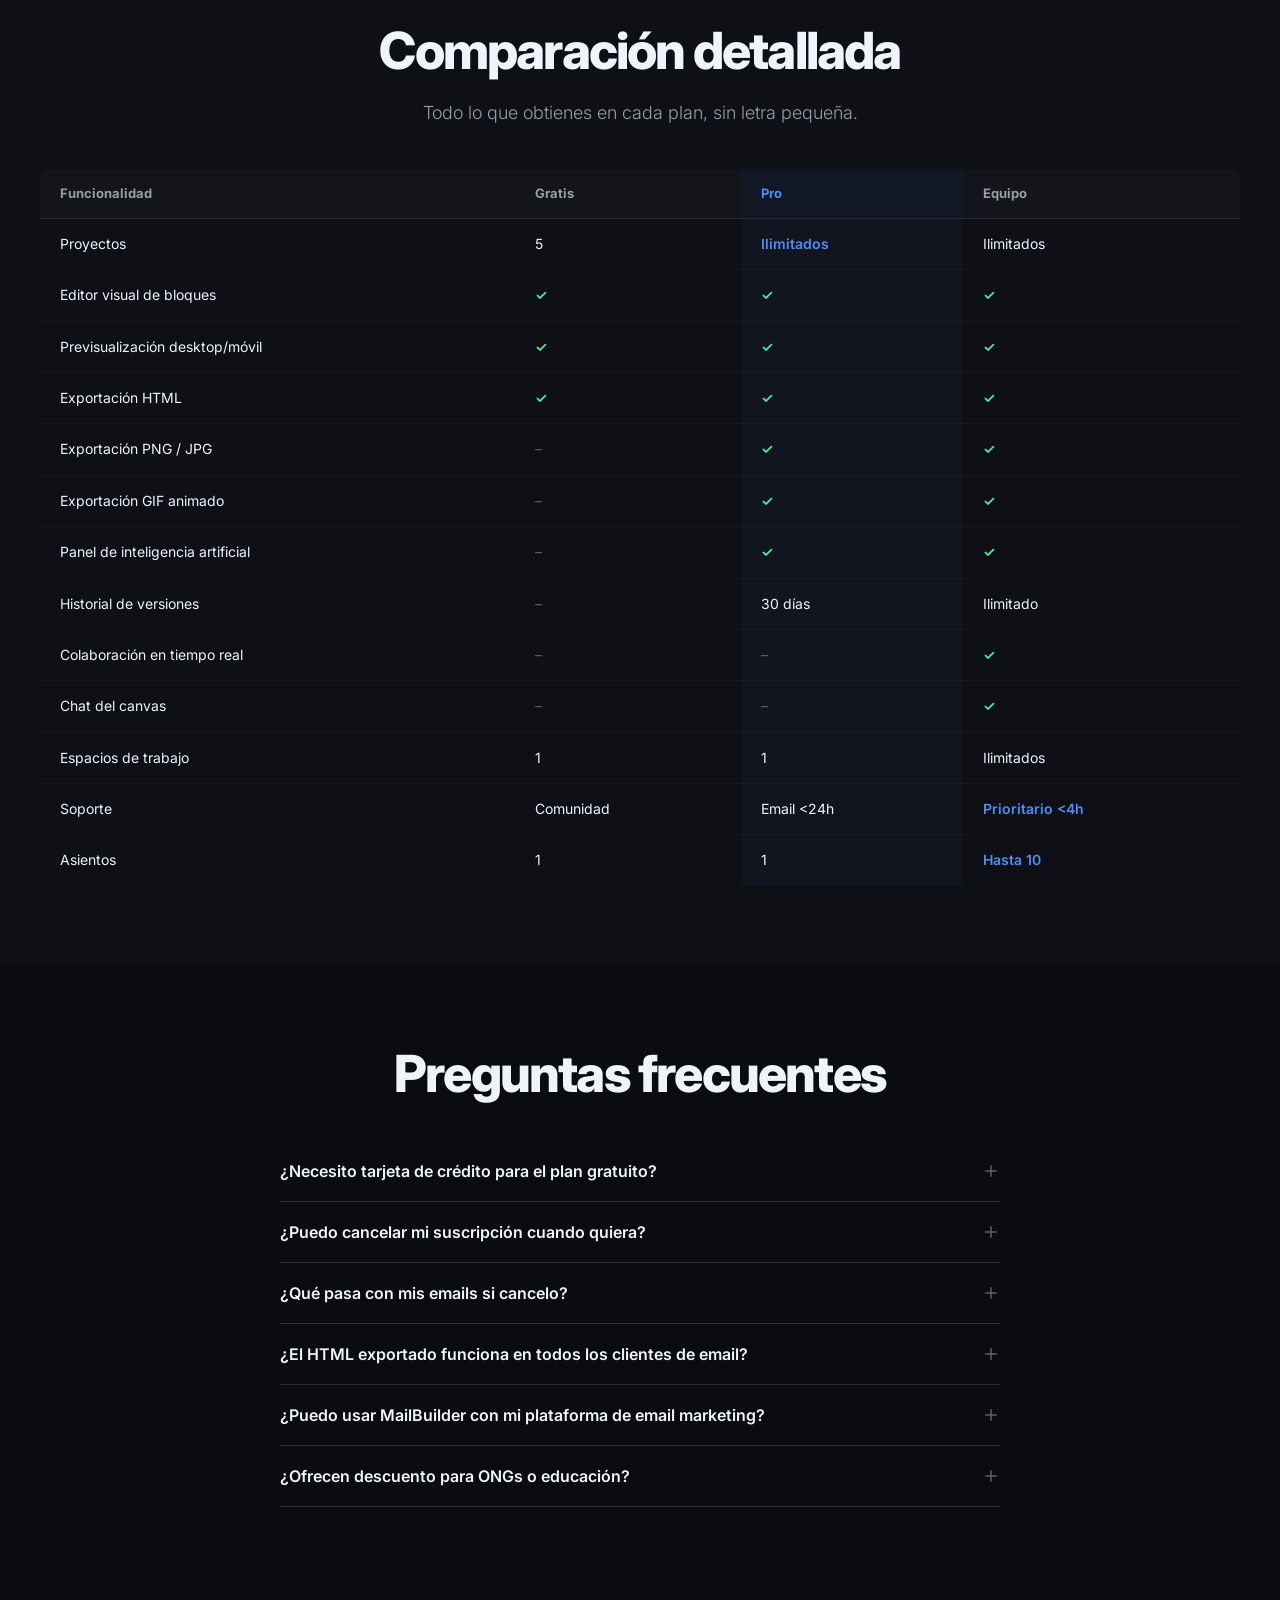
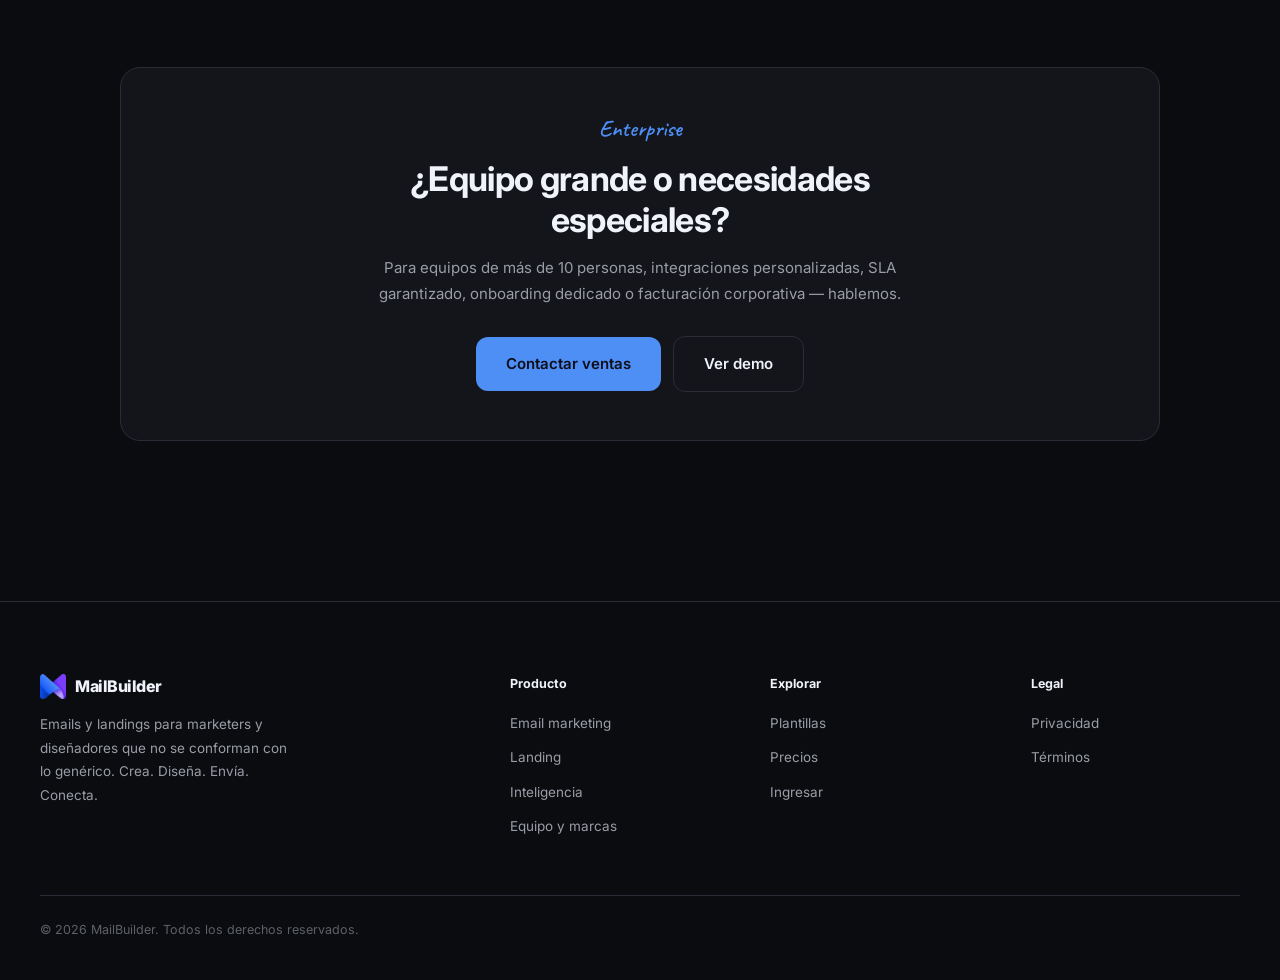
<file: precios.html>
<!doctype html>
<html lang="es">
<head>
<meta charset="utf-8">
<meta name="viewport" content="width=device-width, initial-scale=1">
<title>Precios de MailBuilder — Plan gratis para emails y landings</title>
<meta name="description" content="Empieza gratis con MailBuilder, el constructor de emails y landing pages. Planes claros, sin contratos anuales obligatorios.">
<link rel="preconnect" href="https://fonts.googleapis.com">
<link rel="preconnect" href="https://fonts.gstatic.com" crossorigin>
<link href="https://fonts.googleapis.com/css2?family=Inter:wght@300;400;500;600;700;800;900&family=Caveat:wght@500;600&display=swap" rel="stylesheet">
<link rel="icon" type="image/png" href="/img/favicon.png">
<meta name="theme-color" content="#0b0c10">
<!-- SEO -->
<link rel="canonical" href="https://web.mailbuilder.site/precios">
<meta name="robots" content="index, follow, max-image-preview:large">
<meta property="og:type" content="website">
<meta property="og:site_name" content="MailBuilder">
<meta property="og:locale" content="es_LA">
<meta property="og:url" content="https://web.mailbuilder.site/precios">
<meta property="og:title" content="Precios de MailBuilder — Plan gratis para emails y landings">
<meta property="og:description" content="Empieza gratis con MailBuilder, el constructor de emails y landing pages. Planes claros, sin contratos anuales obligatorios.">
<meta property="og:image" content="https://web.mailbuilder.site/img/og-mailbuilder.jpg">
<meta property="og:image:width" content="1200">
<meta property="og:image:height" content="630">
<meta property="og:image:alt" content="MailBuilder">
<meta name="twitter:card" content="summary_large_image">
<meta name="twitter:title" content="Precios de MailBuilder — Plan gratis para emails y landings">
<meta name="twitter:description" content="Empieza gratis con MailBuilder, el constructor de emails y landing pages. Planes claros, sin contratos anuales obligatorios.">
<meta name="twitter:image" content="https://web.mailbuilder.site/img/og-mailbuilder.jpg">
<link rel="apple-touch-icon" href="/img/isotipo.png">
<script type="application/ld+json">
{
 "@context": "https://schema.org",
 "@graph": [
  {
   "@type": "Organization",
   "@id": "https://web.mailbuilder.site/#org",
   "name": "MailBuilder",
   "url": "https://web.mailbuilder.site/",
   "logo": {
    "@type": "ImageObject",
    "url": "https://web.mailbuilder.site/img/isotipo.png",
    "width": 128,
    "height": 123
   },
   "slogan": "Crea. Diseña. Envía. Conecta."
  },
  {
   "@type": "WebSite",
   "@id": "https://web.mailbuilder.site/#website",
   "url": "https://web.mailbuilder.site/",
   "name": "MailBuilder",
   "alternateName": [
    "Mail Builder",
    "MailBuilder constructor de emails"
   ],
   "inLanguage": "es",
   "publisher": {
    "@id": "https://web.mailbuilder.site/#org"
   }
  },
  {
   "@type": "BreadcrumbList",
   "itemListElement": [
    {
     "@type": "ListItem",
     "position": 1,
     "name": "Inicio",
     "item": "https://web.mailbuilder.site/"
    },
    {
     "@type": "ListItem",
     "position": 2,
     "name": "Precios",
     "item": "https://web.mailbuilder.site/precios"
    }
   ]
  },
  {
   "@type": "FAQPage",
   "mainEntity": [
    {
     "@type": "Question",
     "name": "¿Necesito tarjeta de crédito para el plan gratuito?",
     "acceptedAnswer": {
      "@type": "Answer",
      "text": "No. El plan gratuito es 100% gratuito y permanente. Solo necesitas un email para registrarte. No pedimos datos de pago en ningún momento mientras uses el plan gratuito."
     }
    },
    {
     "@type": "Question",
     "name": "¿Puedo cancelar mi suscripción cuando quiera?",
     "acceptedAnswer": {
      "@type": "Answer",
      "text": "Sí, puedes cancelar en cualquier momento desde tu panel de configuración. No hay penalizaciones ni periodos de aviso. Al cancelar, tu cuenta vuelve al plan gratuito y conservas todos tus proyectos."
     }
    },
    {
     "@type": "Question",
     "name": "¿Qué pasa con mis emails si cancelo?",
     "acceptedAnswer": {
      "@type": "Answer",
      "text": "Tus proyectos no se eliminan al cancelar. Puedes seguir accediendo a todos tus emails creados — simplemente vuelves a los límites del plan gratuito (5 proyectos activos). El resto queda archivado y accesible."
     }
    },
    {
     "@type": "Question",
     "name": "¿El HTML exportado funciona en todos los clientes de email?",
     "acceptedAnswer": {
      "@type": "Answer",
      "text": "Sí. Probamos y garantizamos compatibilidad con Gmail, Outlook (2016, 2019, 2021, 365), Apple Mail, Yahoo Mail, Thunderbird y más de 35 clientes adicionales. El código generado sigue las mejores prácticas de email HTML."
     }
    },
    {
     "@type": "Question",
     "name": "¿Puedo usar MailBuilder con mi plataforma de email marketing?",
     "acceptedAnswer": {
      "@type": "Answer",
      "text": "Absolutamente. Exportas el HTML y lo pegas directamente en Mailchimp, HubSpot, Klaviyo, ActiveCampaign, Brevo, Sendinblue o cualquier otra plataforma. MailBuilder es compatible con todas."
     }
    },
    {
     "@type": "Question",
     "name": "¿Ofrecen descuento para ONGs o educación?",
     "acceptedAnswer": {
      "@type": "Answer",
      "text": "Sí, ofrecemos descuentos del 50% para organizaciones sin fines de lucro y del 30% para instituciones educativas. Escríbenos a hola@mailbuilder.app con tu comprobante y lo activamos en 24 horas."
     }
    }
   ]
  }
 ]
}
</script>
<!-- /SEO -->
<link rel="stylesheet" href="style.css">
<style>
.px-section{padding:80px var(--pad)}
.px-inner{max-width:var(--max);margin-inline:auto}
.toggle-row{display:flex;align-items:center;justify-content:center;gap:14px;margin-bottom:56px}
.toggle-label{font-size:14px;font-weight:500;color:var(--tx2)}
.toggle-label.on{color:var(--tx)}
.toggle-badge{background:rgba(61,255,160,.12);color:var(--gr);border:1px solid rgba(61,255,160,.25);padding:2px 9px;border-radius:100px;font-size:11px;font-weight:700}
.toggle-switch{width:44px;height:24px;background:var(--s4);border-radius:100px;position:relative;cursor:pointer;border:none;transition:background var(--r)}
.toggle-switch.on{background:var(--am)}
.toggle-thumb{width:18px;height:18px;background:#fff;border-radius:50%;position:absolute;top:3px;left:3px;transition:left var(--r)}
.toggle-switch.on .toggle-thumb{left:23px}
.px-grid{display:grid;grid-template-columns:repeat(3,1fr);gap:20px;align-items:start;margin-bottom:80px}
@media(max-width:900px){.px-grid{grid-template-columns:1fr}}
.cmp-section{background:var(--s1);border-top:1px solid var(--bd);padding:80px var(--pad)}
.cmp-inner{max-width:var(--max);margin-inline:auto;overflow-x:auto}
.faq-section{padding:80px var(--pad)}
.faq-inner{max-width:720px;margin-inline:auto}
.enterprise-band{background:var(--s2);border:1px solid var(--bd);border-radius:20px;padding:48px;text-align:center;margin:80px var(--pad)}
.enterprise-inner{max-width:560px;margin-inline:auto}
.guarantee{display:flex;align-items:center;gap:12px;background:rgba(61,255,160,.06);border:1px solid rgba(61,255,160,.15);border-radius:12px;padding:16px 20px;margin-top:48px}
.guarantee-ico{font-size:24px;flex-shrink:0}
.guarantee-t{font-size:14px;font-weight:600;margin-bottom:3px}
.guarantee-d{font-size:13px;color:var(--tx2)}
</style>
</head>
<body>

<!-- NAV -->
<nav id="nav">
  <div class="nav-inner">
    <a href="/" class="nav-logo"><img src="/img/isotipo.png" alt="MailBuilder" class="nav-logo-mark" width="30" height="29">MailBuilder</a>
    <div class="nav-links">
      <div class="nav-dd">
        <a href="/producto" class="nav-link" data-path="/producto">Producto <svg viewBox="0 0 24 24" fill="none"><path d="M6 9l6 6 6-6" stroke="currentColor" stroke-width="2" stroke-linecap="round" stroke-linejoin="round"/></svg></a>
        <div class="nav-dd-menu">
          <div class="dd-group">Lo que diseñas</div>
          <a href="/producto#email" class="dd-item"><div class="dd-item-ico ico-az"><svg viewBox="0 0 24 24" fill="none" stroke="currentColor" stroke-width="1.8" stroke-linecap="round" stroke-linejoin="round"><rect x="3" y="5" width="18" height="14" rx="2"/><path d="m3.5 7 8.5 6 8.5-6"/></svg></div><div><div class="dd-item-t">Email marketing</div><div class="dd-item-d">Campañas que se ven bien en cualquier bandeja</div></div></a>
          <a href="/producto#landing" class="dd-item"><div class="dd-item-ico ico-vi"><svg viewBox="0 0 24 24" fill="none" stroke="currentColor" stroke-width="1.8" stroke-linecap="round" stroke-linejoin="round"><circle cx="12" cy="12" r="9"/><path d="M3 12h18M12 3c2.5 2.6 3.8 5.6 3.8 9s-1.3 6.4-3.8 9M12 3C9.5 5.6 8.2 8.6 8.2 12s1.3 6.4 3.8 9"/></svg></div><div><div class="dd-item-t">Landing <span class="dd-new">Nuevo</span></div><div class="dd-item-d">Páginas web con formularios, sin código</div></div></a>
          <div class="dd-group">Para las dos</div>
          <a href="/producto#ia" class="dd-item"><div class="dd-item-ico ico-gr"><svg viewBox="0 0 24 24" fill="none" stroke="currentColor" stroke-width="1.8" stroke-linecap="round" stroke-linejoin="round"><path d="M12 3.5l1.9 5 5 1.9-5 1.9-1.9 5-1.9-5-5-1.9 5-1.9z"/><path d="M19 15.5l.8 2 2 .8-2 .8-.8 2-.8-2-2-.8 2-.8z"/></svg></div><div><div class="dd-item-t">Inteligencia</div><div class="dd-item-d">Revisa el texto y si está listo para publicar</div></div></a>
          <a href="/producto#colaboracion" class="dd-item"><div class="dd-item-ico ico-ro"><svg viewBox="0 0 24 24" fill="none" stroke="currentColor" stroke-width="1.8" stroke-linecap="round" stroke-linejoin="round"><circle cx="9" cy="8" r="3.5"/><path d="M2.5 20c.4-3.4 3.2-6 6.5-6s6.1 2.6 6.5 6"/><path d="M15.5 4.6a3.5 3.5 0 0 1 0 6.8M21.5 20c-.3-2.6-1.9-4.8-4.2-5.7"/></svg></div><div><div class="dd-item-t">Equipo y marcas</div><div class="dd-item-d">Proyectos por marca y cursores en vivo</div></div></a>
        </div>
      </div>
      <a href="/plantillas" class="nav-link" data-path="/plantillas">Plantillas</a>
      <a href="/precios" class="nav-link active" data-path="/precios">Precios</a>
    </div>
    <div class="nav-right">
      <a href="https://mailbuilder.site/login" data-cta class="btn btn-ghost btn-sm">Ingresar</a>
      <a href="https://mailbuilder.site/login" data-cta class="btn btn-primary btn-sm btn-icon">Comenzar gratis <svg width="12" height="12" viewBox="0 0 24 24" fill="none"><path d="M5 12h14M12 5l7 7-7 7" stroke="currentColor" stroke-width="2.2" stroke-linecap="round" stroke-linejoin="round"/></svg></a>
    </div>
    <button class="nav-burger" id="burger" aria-label="Menú"><span></span><span></span><span></span></button>
  </div>
  <div class="nav-mobile" id="mobile-menu" style="display:none">
    <a href="/">Inicio</a>
    <a href="/producto#email">Email marketing</a>
    <a href="/producto#landing">Landing</a>
    <a href="/plantillas">Plantillas</a>
    <a href="/precios">Precios</a>
    <hr class="sep">
    <a href="https://mailbuilder.site/login" data-cta>Ingresar</a>
    <a href="https://mailbuilder.site/login" data-cta class="btn btn-primary" style="text-align:center;justify-content:center">Comenzar gratis →</a>
  </div>
</nav>

<!-- PAGE HERO -->
<div class="page-hero">
  <div class="page-hero-inner">
    <div class="chip">precios y planes</div>
    <h1 class="heading">Precios claros,<br>sin sorpresas.</h1>
    <p class="lead">Empieza gratis para siempre. Actualiza solo cuando lo necesites. Sin cobros por asiento, sin contratos anuales obligatorios.</p>
  </div>
</div>

<!-- PRICING -->
<section class="px-section">
  <div class="px-inner">
    <div class="toggle-row">
      <span class="toggle-label on" id="label-m">Mensual</span>
      <button class="toggle-switch" id="price-toggle" aria-label="Toggle anual/mensual"><div class="toggle-thumb"></div></button>
      <span class="toggle-label" id="label-a">Anual <span class="toggle-badge">2 meses gratis</span></span>
    </div>
    <div class="px-grid">
      <!-- Gratis -->
      <div class="price-card rv">
        <div class="price-plan">Gratis</div>
        <div class="price-desc">Para creadores y equipos que están comenzando.</div>
        <div class="price-amount"><span class="price-val">$0</span><span class="price-per">/mes</span></div>
        <div class="price-note">Gratis para siempre, sin tarjeta de crédito</div>
        <hr class="price-divider">
        <ul class="price-features">
          <li class="price-feat si">5 proyectos de email</li>
          <li class="price-feat si">Exportación HTML</li>
          <li class="price-feat si">Editor visual de bloques</li>
          <li class="price-feat si">Biblioteca básica de bloques</li>
          <li class="price-feat si">Previsualización desktop y móvil</li>
          <li class="price-feat no">Exportación PNG / JPG / GIF</li>
          <li class="price-feat no">Panel de inteligencia artificial</li>
          <li class="price-feat no">Colaboración en tiempo real</li>
          <li class="price-feat no">Proyectos ilimitados</li>
        </ul>
        <a href="https://mailbuilder.site/login" class="btn btn-outline price-cta">Empezar gratis</a>
      </div>
      <!-- Pro -->
      <div class="price-card featured rv d1">
        <div class="price-badge">Más popular</div>
        <div class="price-plan">Pro</div>
        <div class="price-desc">Para marketers que envían campañas frecuentes.</div>
        <div class="price-amount">
          <span class="price-val" data-monthly="$16" data-annual="$13">$16</span>
          <span class="price-per">/mes</span>
        </div>
        <div class="price-note" data-note-monthly="Facturado mensualmente" data-note-annual="$156 al año — ahorras $36">Facturado mensualmente</div>
        <hr class="price-divider">
        <ul class="price-features">
          <li class="price-feat si">Proyectos ilimitados</li>
          <li class="price-feat si">Exportación HTML</li>
          <li class="price-feat si">Editor WYSIWYG completo</li>
          <li class="price-feat si">Biblioteca completa de bloques</li>
          <li class="price-feat si">Exportación PNG + JPG + GIF</li>
          <li class="price-feat si">Panel de inteligencia artificial</li>
          <li class="price-feat si">Historial de versiones (30 días)</li>
          <li class="price-feat no">Colaboración en tiempo real</li>
          <li class="price-feat no">Múltiples espacios de trabajo</li>
        </ul>
        <a href="https://mailbuilder.site/login" class="btn btn-primary price-cta btn-icon">14 días gratis · Sin compromiso <svg width="13" height="13" viewBox="0 0 24 24" fill="none"><path d="M5 12h14M12 5l7 7-7 7" stroke="currentColor" stroke-width="2.2" stroke-linecap="round" stroke-linejoin="round"/></svg></a>
      </div>
      <!-- Equipo -->
      <div class="price-card rv d2">
        <div class="price-plan">Equipo</div>
        <div class="price-desc">Para agencias y equipos de diseño creativos.</div>
        <div class="price-amount">
          <span class="price-val" data-monthly="$49" data-annual="$39">$49</span>
          <span class="price-per">/mes</span>
        </div>
        <div class="price-note" data-note-monthly="Hasta 10 asientos incluidos" data-note-annual="$468 al año — ahorras $120">Hasta 10 asientos incluidos</div>
        <hr class="price-divider">
        <ul class="price-features">
          <li class="price-feat si">Todo lo del plan Pro</li>
          <li class="price-feat si">Colaboración en tiempo real</li>
          <li class="price-feat si">Chat del canvas en vivo</li>
          <li class="price-feat si">Biblioteca compartida de plantillas</li>
          <li class="price-feat si">Múltiples espacios de trabajo</li>
          <li class="price-feat si">Historial de versiones ilimitado</li>
          <li class="price-feat si">Soporte prioritario &lt;4h</li>
          <li class="price-feat si">Exportación con marca propia</li>
          <li class="price-feat si">Permisos por proyecto</li>
        </ul>
        <a href="https://mailbuilder.site/login" class="btn btn-outline price-cta">Hablar con ventas</a>
      </div>
    </div>
    <div class="guarantee rv">
      <div class="guarantee-ico" style="color:var(--gr)"><svg width="24" height="24" viewBox="0 0 24 24" fill="none" stroke="currentColor" stroke-width="1.8" stroke-linecap="round" stroke-linejoin="round"><rect x="4" y="10" width="16" height="11" rx="2"/><path d="M8 10V7a4 4 0 0 1 8 0v3"/></svg></div>
      <div><div class="guarantee-t">14 días de prueba en el plan Pro — sin riesgo</div><div class="guarantee-d">Si no estás satisfecho, te devolvemos el dinero sin preguntas. Sin letra pequeña.</div></div>
    </div>
  </div>
</section>

<!-- TABLA COMPARATIVA -->
<section class="cmp-section">
  <div class="cmp-inner">
    <div class="sh sh-center rv" style="margin-bottom:40px">
      <h2 class="heading">Comparación detallada</h2>
      <p class="lead">Todo lo que obtienes en cada plan, sin letra pequeña.</p>
    </div>
    <table class="cmp-table">
      <thead><tr><th>Funcionalidad</th><th>Gratis</th><th class="hi">Pro</th><th>Equipo</th></tr></thead>
      <tbody>
        <tr><td>Proyectos</td><td>5</td><td class="hi cmp-p">Ilimitados</td><td>Ilimitados</td></tr>
        <tr><td>Editor visual de bloques</td><td class="cmp-y">✓</td><td class="hi cmp-y">✓</td><td class="cmp-y">✓</td></tr>
        <tr><td>Previsualización desktop/móvil</td><td class="cmp-y">✓</td><td class="hi cmp-y">✓</td><td class="cmp-y">✓</td></tr>
        <tr><td>Exportación HTML</td><td class="cmp-y">✓</td><td class="hi cmp-y">✓</td><td class="cmp-y">✓</td></tr>
        <tr><td>Exportación PNG / JPG</td><td class="cmp-n">–</td><td class="hi cmp-y">✓</td><td class="cmp-y">✓</td></tr>
        <tr><td>Exportación GIF animado</td><td class="cmp-n">–</td><td class="hi cmp-y">✓</td><td class="cmp-y">✓</td></tr>
        <tr><td>Panel de inteligencia artificial</td><td class="cmp-n">–</td><td class="hi cmp-y">✓</td><td class="cmp-y">✓</td></tr>
        <tr><td>Historial de versiones</td><td class="cmp-n">–</td><td class="hi">30 días</td><td>Ilimitado</td></tr>
        <tr><td>Colaboración en tiempo real</td><td class="cmp-n">–</td><td class="hi cmp-n">–</td><td class="cmp-y">✓</td></tr>
        <tr><td>Chat del canvas</td><td class="cmp-n">–</td><td class="hi cmp-n">–</td><td class="cmp-y">✓</td></tr>
        <tr><td>Espacios de trabajo</td><td>1</td><td class="hi">1</td><td>Ilimitados</td></tr>
        <tr><td>Soporte</td><td>Comunidad</td><td class="hi">Email &lt;24h</td><td class="cmp-p">Prioritario &lt;4h</td></tr>
        <tr><td>Asientos</td><td>1</td><td class="hi">1</td><td class="cmp-p">Hasta 10</td></tr>
      </tbody>
    </table>
  </div>
</section>

<!-- FAQ -->
<section class="faq-section">
  <div class="faq-inner">
    <div class="sh sh-center rv" style="margin-bottom:40px">
      <h2 class="heading">Preguntas frecuentes</h2>
    </div>
    <div class="faq-item rv"><button class="faq-q">¿Necesito tarjeta de crédito para el plan gratuito? <svg viewBox="0 0 24 24" fill="none"><path d="M12 5v14M5 12h14" stroke="currentColor" stroke-width="2" stroke-linecap="round"/></svg></button><div class="faq-a">No. El plan gratuito es 100% gratuito y permanente. Solo necesitas un email para registrarte. No pedimos datos de pago en ningún momento mientras uses el plan gratuito.</div></div>
    <div class="faq-item rv"><button class="faq-q">¿Puedo cancelar mi suscripción cuando quiera? <svg viewBox="0 0 24 24" fill="none"><path d="M12 5v14M5 12h14" stroke="currentColor" stroke-width="2" stroke-linecap="round"/></svg></button><div class="faq-a">Sí, puedes cancelar en cualquier momento desde tu panel de configuración. No hay penalizaciones ni periodos de aviso. Al cancelar, tu cuenta vuelve al plan gratuito y conservas todos tus proyectos.</div></div>
    <div class="faq-item rv"><button class="faq-q">¿Qué pasa con mis emails si cancelo? <svg viewBox="0 0 24 24" fill="none"><path d="M12 5v14M5 12h14" stroke="currentColor" stroke-width="2" stroke-linecap="round"/></svg></button><div class="faq-a">Tus proyectos no se eliminan al cancelar. Puedes seguir accediendo a todos tus emails creados — simplemente vuelves a los límites del plan gratuito (5 proyectos activos). El resto queda archivado y accesible.</div></div>
    <div class="faq-item rv"><button class="faq-q">¿El HTML exportado funciona en todos los clientes de email? <svg viewBox="0 0 24 24" fill="none"><path d="M12 5v14M5 12h14" stroke="currentColor" stroke-width="2" stroke-linecap="round"/></svg></button><div class="faq-a">Sí. Probamos y garantizamos compatibilidad con Gmail, Outlook (2016, 2019, 2021, 365), Apple Mail, Yahoo Mail, Thunderbird y más de 35 clientes adicionales. El código generado sigue las mejores prácticas de email HTML.</div></div>
    <div class="faq-item rv"><button class="faq-q">¿Puedo usar MailBuilder con mi plataforma de email marketing? <svg viewBox="0 0 24 24" fill="none"><path d="M12 5v14M5 12h14" stroke="currentColor" stroke-width="2" stroke-linecap="round"/></svg></button><div class="faq-a">Absolutamente. Exportas el HTML y lo pegas directamente en Mailchimp, HubSpot, Klaviyo, ActiveCampaign, Brevo, Sendinblue o cualquier otra plataforma. MailBuilder es compatible con todas.</div></div>
    <div class="faq-item rv"><button class="faq-q">¿Ofrecen descuento para ONGs o educación? <svg viewBox="0 0 24 24" fill="none"><path d="M12 5v14M5 12h14" stroke="currentColor" stroke-width="2" stroke-linecap="round"/></svg></button><div class="faq-a">Sí, ofrecemos descuentos del 50% para organizaciones sin fines de lucro y del 30% para instituciones educativas. Escríbenos a hola@mailbuilder.app con tu comprobante y lo activamos en 24 horas.</div></div>
  </div>
</section>

<!-- ENTERPRISE -->
<div style="max-width:var(--max);margin:0 auto;padding:0 var(--pad) 80px">
  <div class="enterprise-band rv">
    <div class="enterprise-inner">
      <div class="chip az" style="margin-bottom:18px">Enterprise</div>
      <h2 class="subheading" style="margin-bottom:14px">¿Equipo grande o necesidades especiales?</h2>
      <p style="font-size:15px;color:var(--tx2);margin-bottom:28px;line-height:1.75">Para equipos de más de 10 personas, integraciones personalizadas, SLA garantizado, onboarding dedicado o facturación corporativa — hablemos.</p>
      <div class="flex-center flex-gap">
        <a href="mailto:hola@mailbuilder.app" class="btn btn-primary btn-lg">Contactar ventas</a>
        <a href="https://mailbuilder.site/login" class="btn btn-outline btn-lg">Ver demo</a>
      </div>
    </div>
  </div>
</div>

<!-- FOOTER -->
<footer>
  <div class="footer-inner">
    <div class="footer-top">
      <div class="footer-brand">
        <a href="/" class="nav-logo" style="font-size:16px"><img src="/img/isotipo.png" alt="" class="nav-logo-mark" width="26" height="25" style="width:26px;height:auto">MailBuilder</a>
        <p>Emails y landings para marketers y diseñadores que no se conforman con lo genérico. Crea. Diseña. Envía. Conecta.</p>
      </div>
      <div class="footer-col"><h4>Producto</h4><ul><li><a href="/producto#email">Email marketing</a></li><li><a href="/producto#landing">Landing</a></li><li><a href="/producto#ia">Inteligencia</a></li><li><a href="/producto#colaboracion">Equipo y marcas</a></li></ul></div>
      <div class="footer-col"><h4>Explorar</h4><ul><li><a href="/plantillas">Plantillas</a></li><li><a href="/precios">Precios</a></li><li><a href="https://mailbuilder.site/login" data-cta>Ingresar</a></li></ul></div>
      <div class="footer-col"><h4>Legal</h4><ul><li><a href="#">Privacidad</a></li><li><a href="#">Términos</a></li></ul></div>
    </div>
    <div class="footer-bot">
      <span class="footer-copy">© <span data-year>2026</span> MailBuilder. Todos los derechos reservados.</span>
    </div>
  </div>
</footer>

<script src="app.js"></script>
<script>
// Toggle anual/mensual con botón visual
const toggle = document.getElementById('price-toggle');
const lm = document.getElementById('label-m');
const la = document.getElementById('label-a');
if(toggle){
  toggle.addEventListener('click',()=>{
    const on = toggle.classList.toggle('on');
    lm.classList.toggle('on',!on);
    la.classList.toggle('on',on);
    document.querySelectorAll('[data-monthly]').forEach(el=>{
      el.textContent = on ? el.dataset.annual : el.dataset.monthly;
    });
    document.querySelectorAll('[data-note-monthly]').forEach(el=>{
      el.textContent = on ? el.dataset.noteAnnual : el.dataset.noteMonthly;
    });
  });
}
</script>
</body>
</html>
</file>
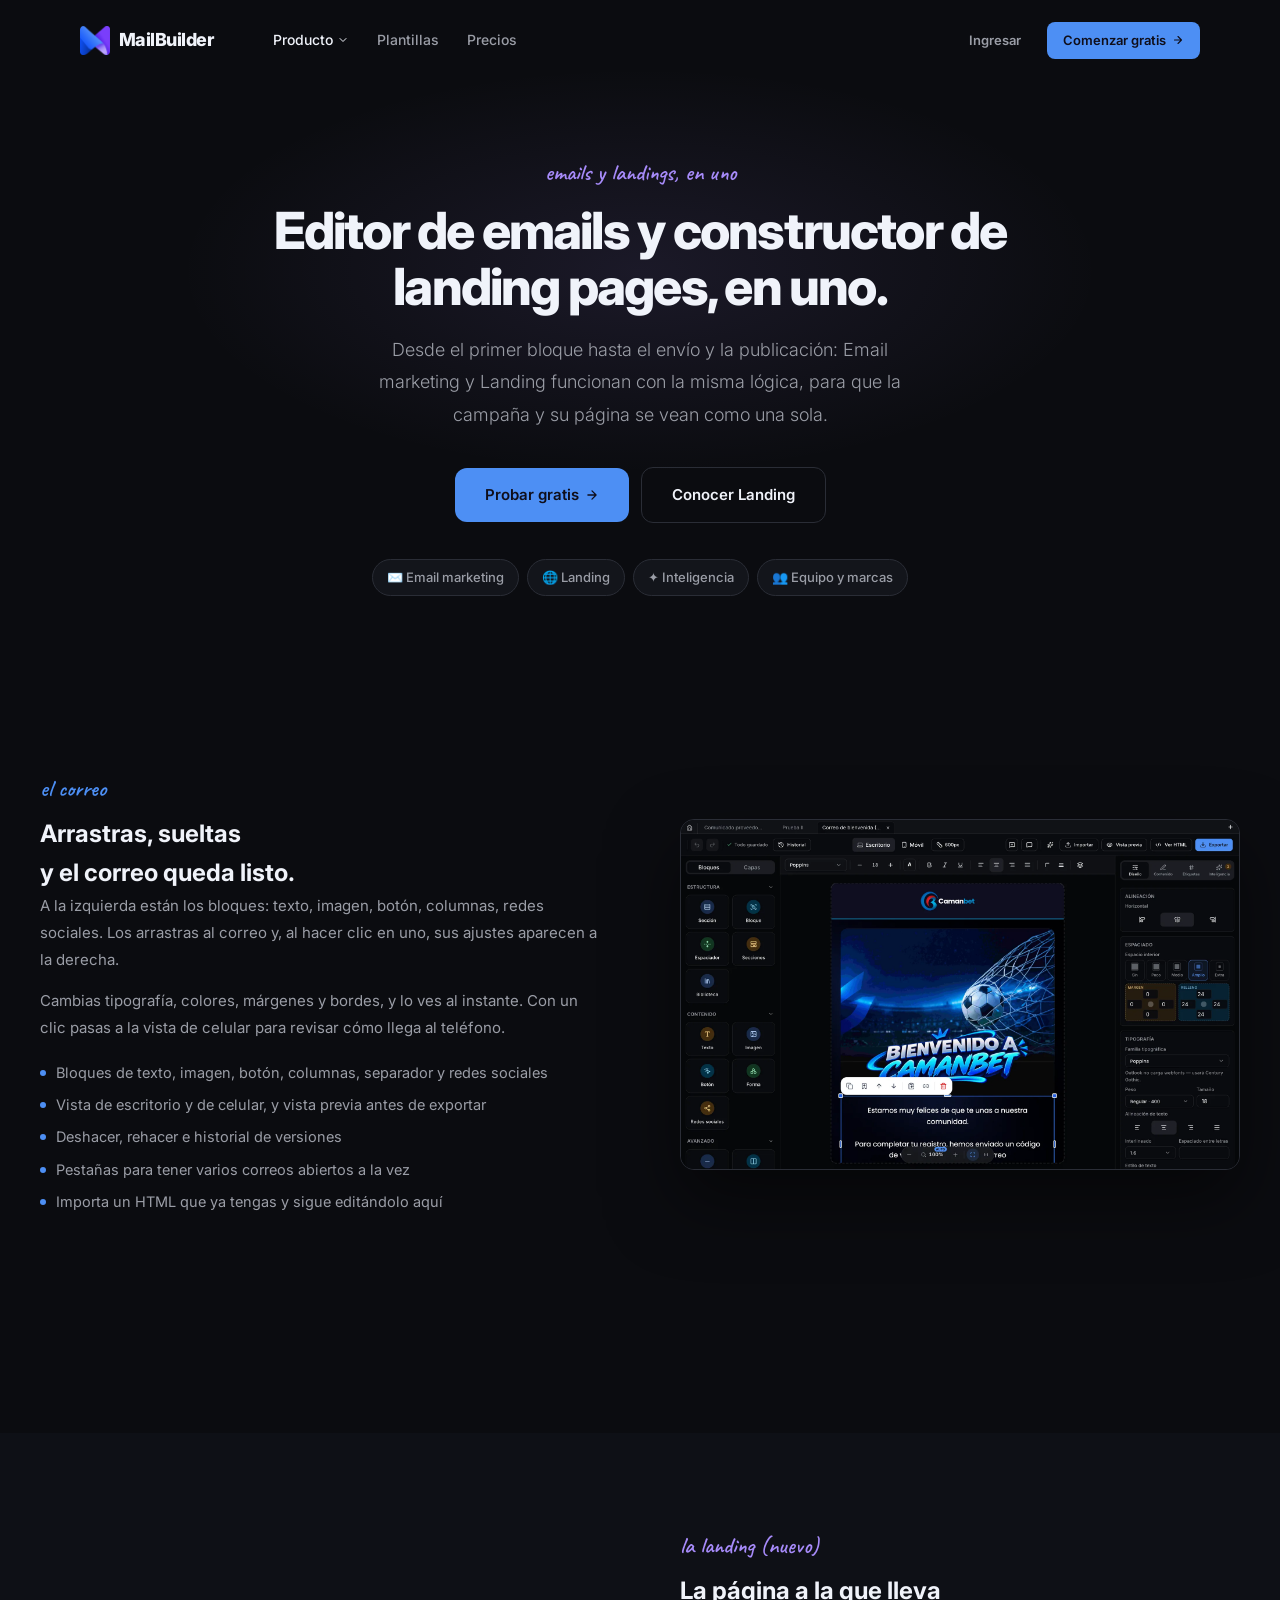
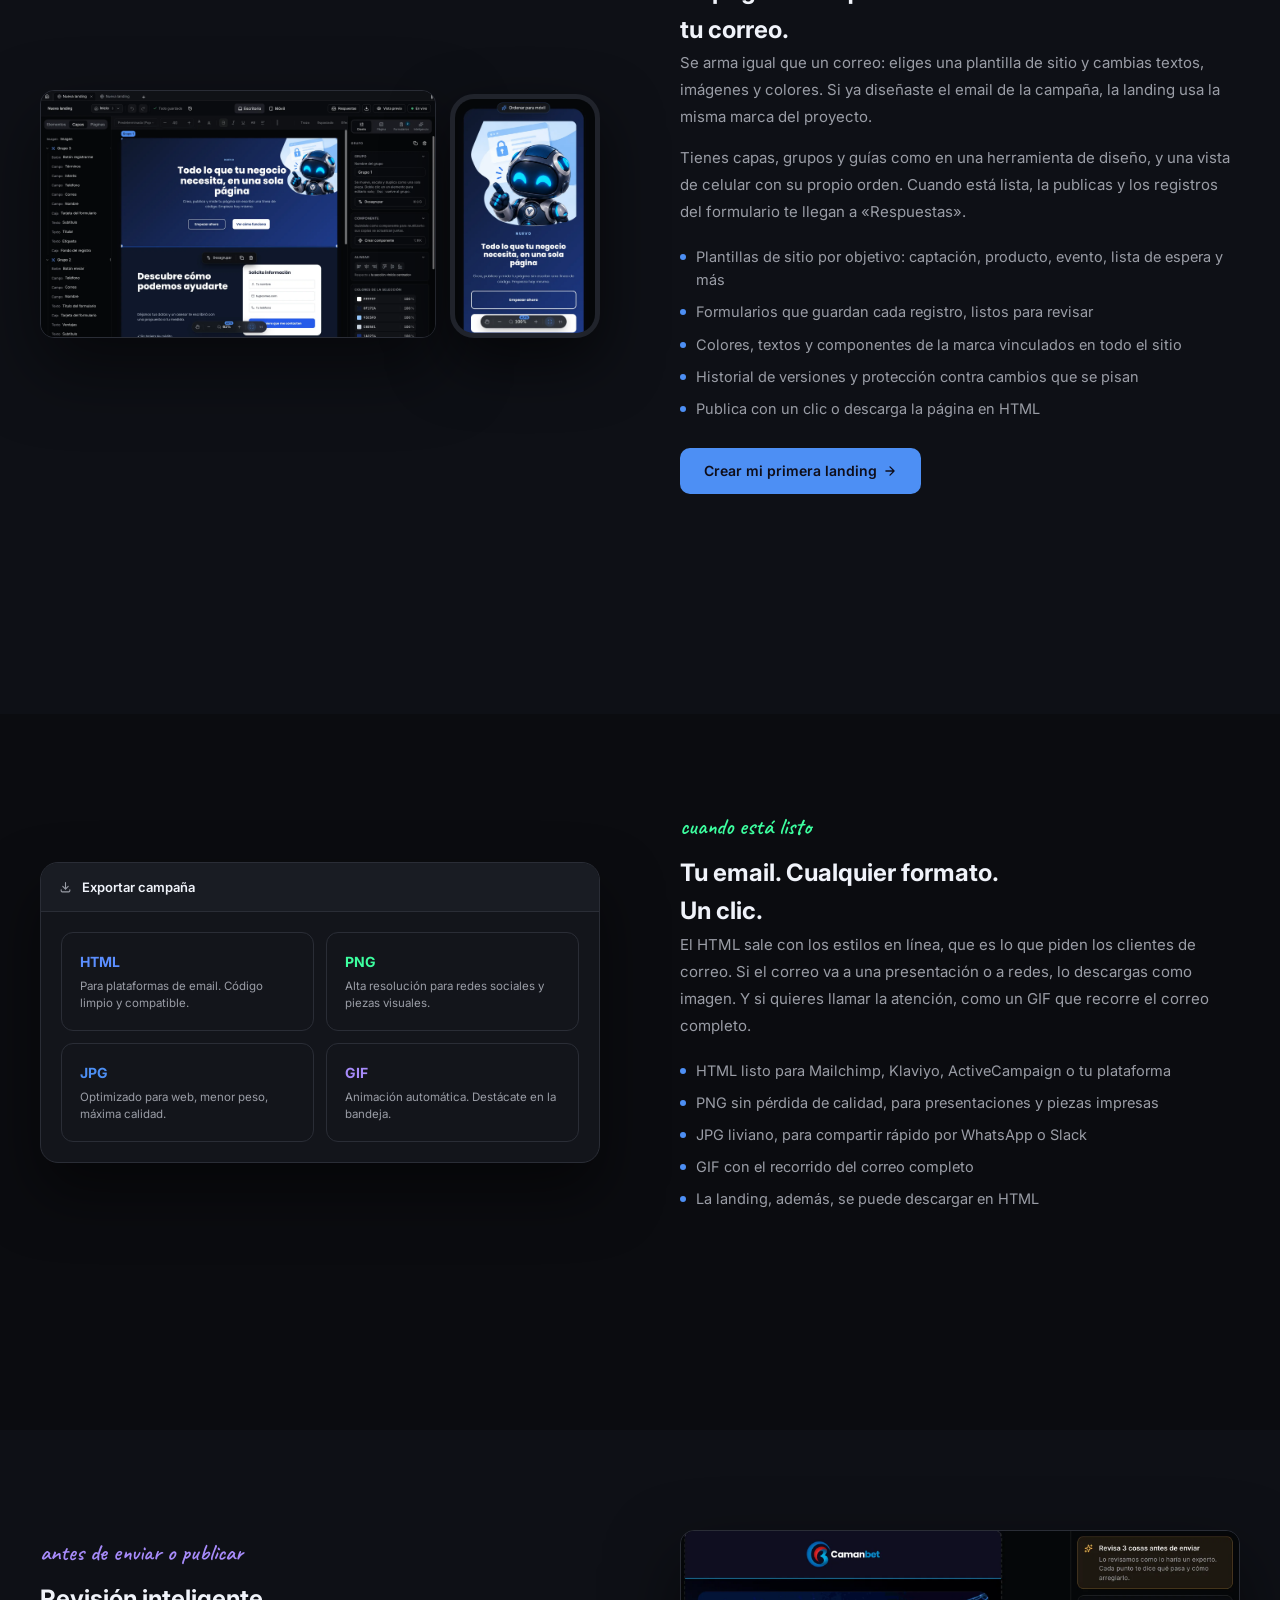
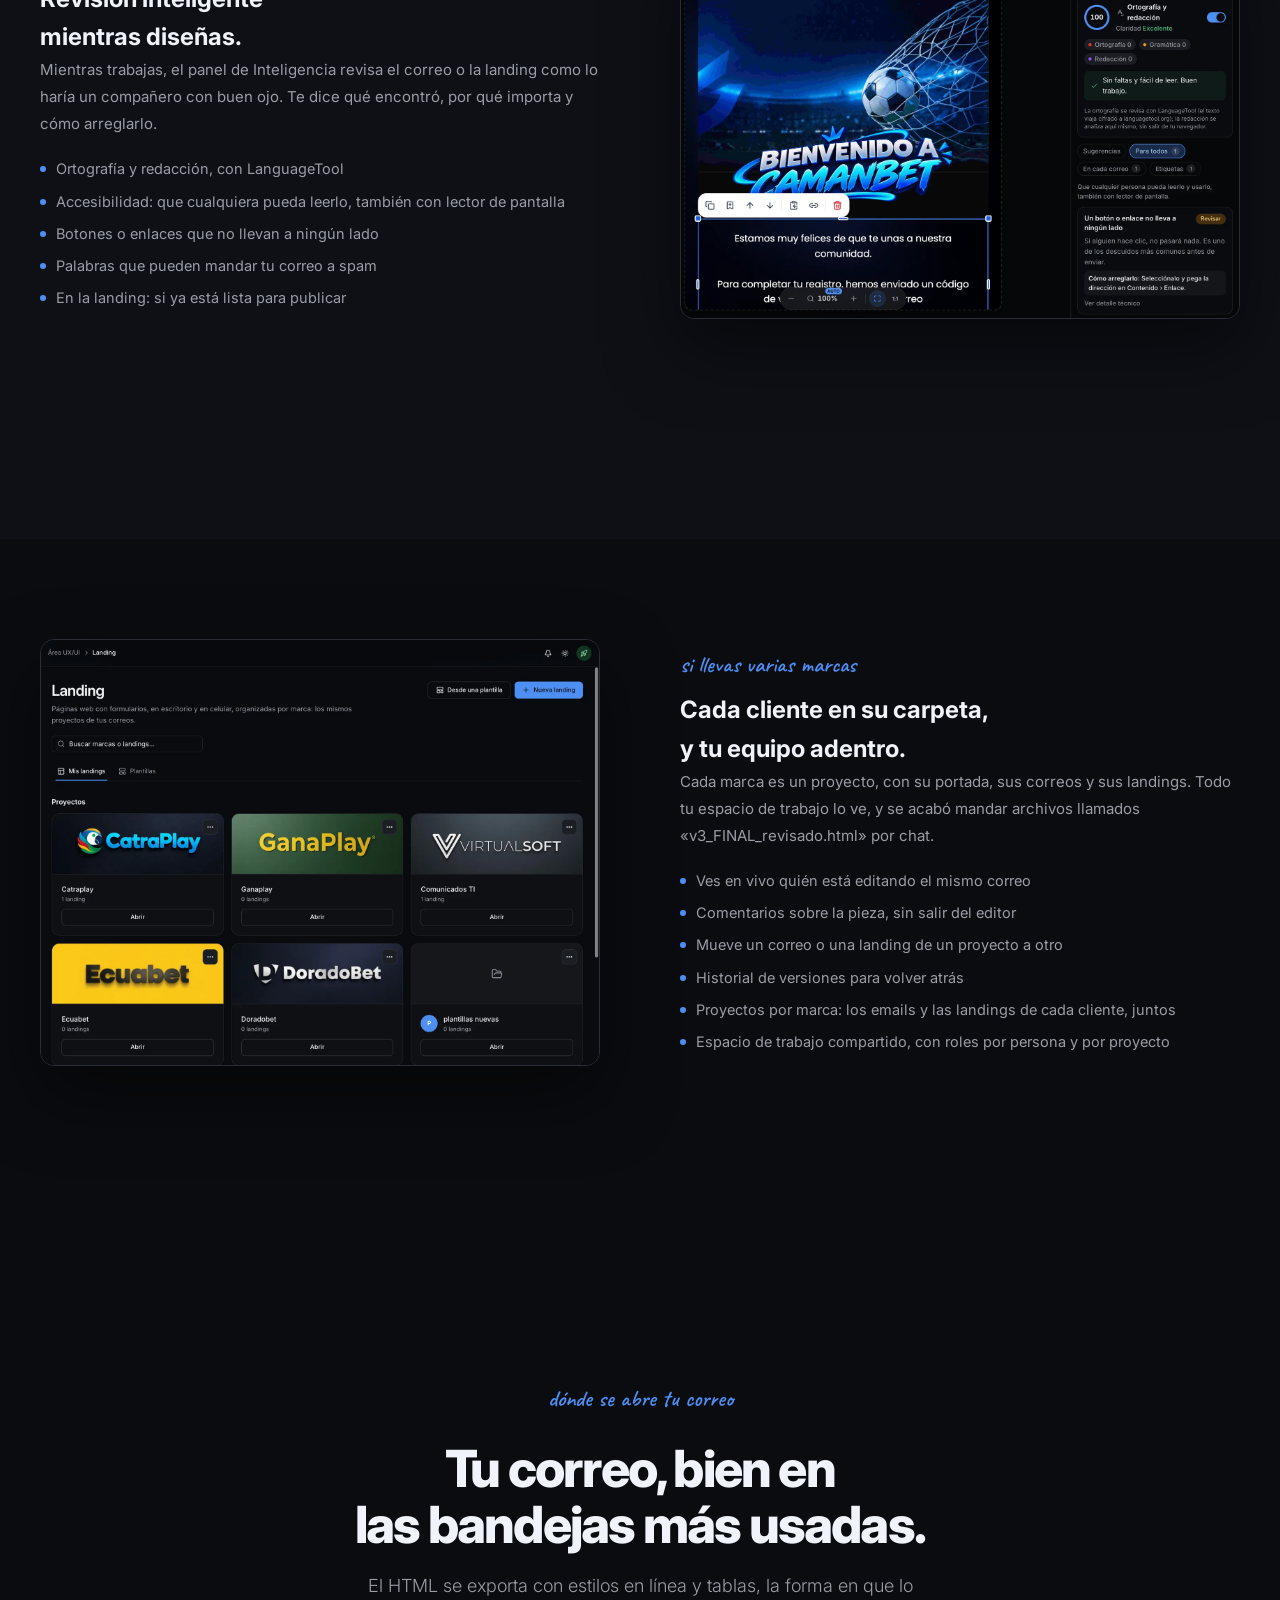
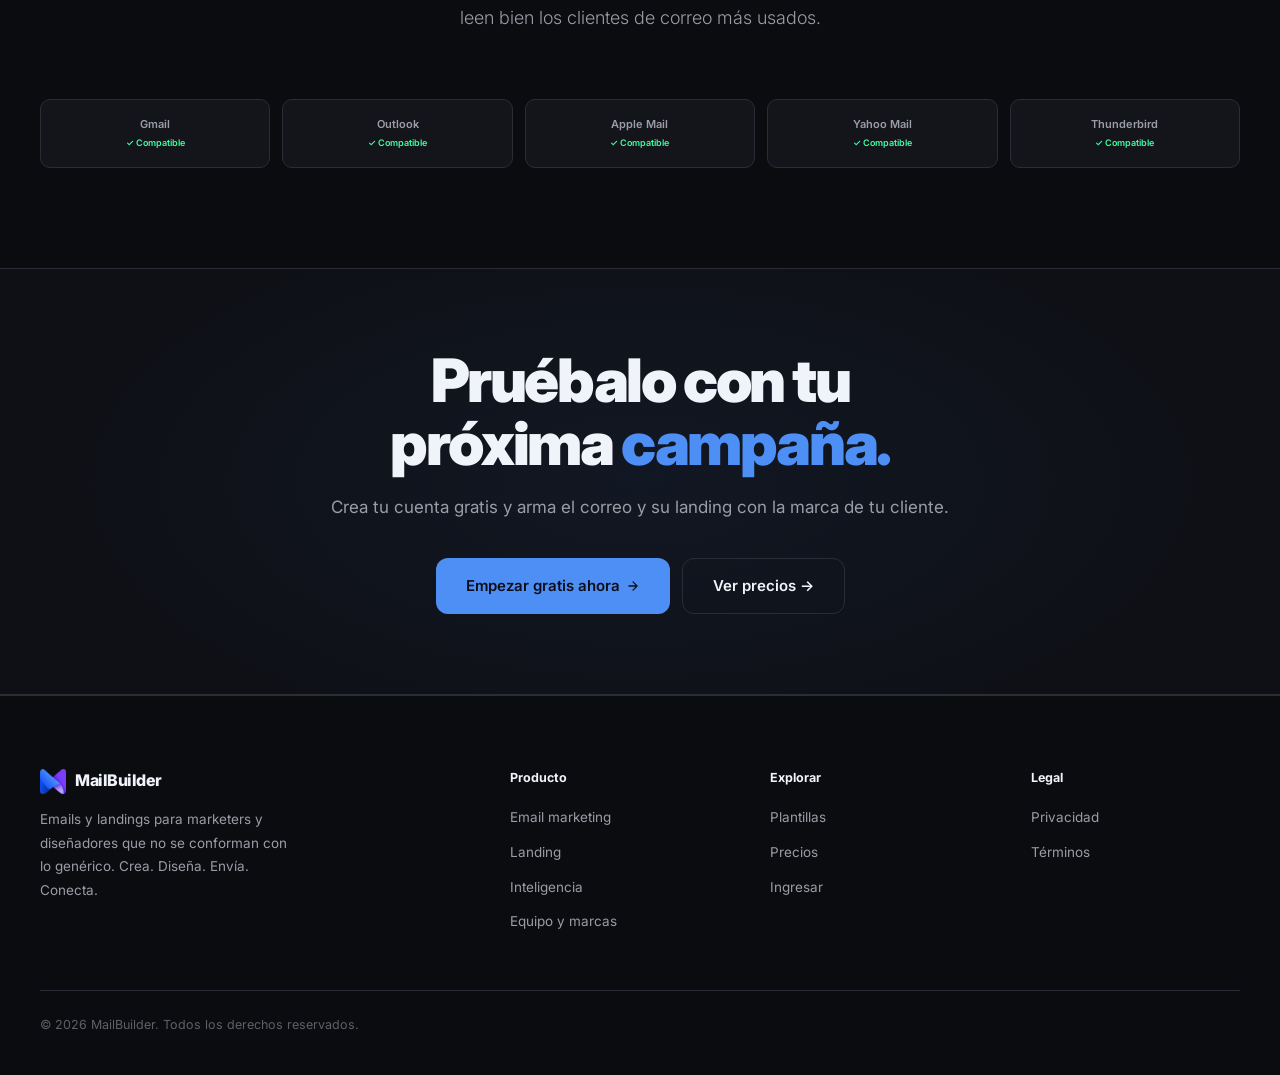
<file: producto.html>
<!doctype html>
<html lang="es">
<head>
<meta charset="utf-8">
<meta name="viewport" content="width=device-width, initial-scale=1">
<title>Editor de email marketing y constructor de landing pages | MailBuilder</title>
<meta name="description" content="Diseña emails con un editor drag and drop y crea landing pages con formularios, sin código. Exporta en HTML, PNG, JPG o GIF y publica con un clic.">
<link rel="preconnect" href="https://fonts.googleapis.com">
<link rel="preconnect" href="https://fonts.gstatic.com" crossorigin>
<link href="https://fonts.googleapis.com/css2?family=Inter:wght@300;400;500;600;700;800;900&family=Caveat:wght@500;600&display=swap" rel="stylesheet">
<link rel="icon" type="image/png" href="/img/favicon.png">
<meta name="theme-color" content="#0b0c10">
<!-- SEO -->
<link rel="canonical" href="https://web.mailbuilder.site/producto">
<meta name="robots" content="index, follow, max-image-preview:large">
<meta property="og:type" content="website">
<meta property="og:site_name" content="MailBuilder">
<meta property="og:locale" content="es_LA">
<meta property="og:url" content="https://web.mailbuilder.site/producto">
<meta property="og:title" content="Editor de email marketing y constructor de landing pages | MailBuilder">
<meta property="og:description" content="Diseña emails con un editor drag and drop y crea landing pages con formularios, sin código. Exporta en HTML, PNG, JPG o GIF y publica con un clic.">
<meta property="og:image" content="https://web.mailbuilder.site/img/og-mailbuilder.jpg">
<meta property="og:image:width" content="1200">
<meta property="og:image:height" content="630">
<meta property="og:image:alt" content="MailBuilder">
<meta name="twitter:card" content="summary_large_image">
<meta name="twitter:title" content="Editor de email marketing y constructor de landing pages | MailBuilder">
<meta name="twitter:description" content="Diseña emails con un editor drag and drop y crea landing pages con formularios, sin código. Exporta en HTML, PNG, JPG o GIF y publica con un clic.">
<meta name="twitter:image" content="https://web.mailbuilder.site/img/og-mailbuilder.jpg">
<link rel="apple-touch-icon" href="/img/isotipo.png">
<script type="application/ld+json">
{
 "@context": "https://schema.org",
 "@graph": [
  {
   "@type": "Organization",
   "@id": "https://web.mailbuilder.site/#org",
   "name": "MailBuilder",
   "url": "https://web.mailbuilder.site/",
   "logo": {
    "@type": "ImageObject",
    "url": "https://web.mailbuilder.site/img/isotipo.png",
    "width": 128,
    "height": 123
   },
   "slogan": "Crea. Diseña. Envía. Conecta."
  },
  {
   "@type": "WebSite",
   "@id": "https://web.mailbuilder.site/#website",
   "url": "https://web.mailbuilder.site/",
   "name": "MailBuilder",
   "alternateName": [
    "Mail Builder",
    "MailBuilder constructor de emails"
   ],
   "inLanguage": "es",
   "publisher": {
    "@id": "https://web.mailbuilder.site/#org"
   }
  },
  {
   "@type": "BreadcrumbList",
   "itemListElement": [
    {
     "@type": "ListItem",
     "position": 1,
     "name": "Inicio",
     "item": "https://web.mailbuilder.site/"
    },
    {
     "@type": "ListItem",
     "position": 2,
     "name": "Producto",
     "item": "https://web.mailbuilder.site/producto"
    }
   ]
  },
  {
   "@id": "https://web.mailbuilder.site/#software",
   "@type": "SoftwareApplication",
   "name": "MailBuilder",
   "applicationCategory": "BusinessApplication",
   "applicationSubCategory": "Email marketing y landing pages",
   "operatingSystem": "Web",
   "url": "https://mailbuilder.site",
   "inLanguage": "es",
   "image": "https://web.mailbuilder.site/img/og-mailbuilder.jpg",
   "description": "Constructor visual de emails y landing pages sin código: plantillas de email, exportación HTML, PNG, JPG y GIF, páginas web con formularios y publicación con un clic.",
   "featureList": [
    "Editor visual de emails (drag and drop)",
    "Plantillas de email responsive",
    "Exportación HTML, PNG, JPG y GIF",
    "Constructor de landing pages con formularios",
    "Plantillas de landing page",
    "Revisión de copy, spam y accesibilidad",
    "Proyectos por marca y colaboración en tiempo real"
   ],
   "offers": {
    "@type": "Offer",
    "price": "0",
    "priceCurrency": "USD",
    "description": "Plan gratuito"
   },
   "publisher": {
    "@id": "https://web.mailbuilder.site/#org"
   }
  }
 ]
}
</script>
<!-- /SEO -->
<link rel="stylesheet" href="style.css">
<style>
.feat-section{padding:100px var(--pad)}
.feat-section.alt{background:var(--s1)}
.feat-inner{max-width:var(--max);margin-inline:auto}
.compat-grid{display:grid;grid-template-columns:repeat(6,1fr);gap:12px;margin-top:40px}
.compat-item{background:var(--s2);border:1px solid var(--bd);border-radius:10px;padding:16px 12px;text-align:center;transition:border-color var(--r)}
.compat-item:hover{border-color:var(--tx3)}
.compat-icon{font-size:24px;margin-bottom:8px}
.compat-name{font-size:11px;font-weight:600;color:var(--tx2)}
.compat-badge{font-size:9px;color:var(--gr);font-weight:600;margin-top:3px}
@media(max-width:900px){.compat-grid{grid-template-columns:repeat(3,1fr)}}
@media(max-width:500px){.compat-grid{grid-template-columns:repeat(2,1fr)}}

/* Export demo */
.exp-demo{background:var(--s2);border:1px solid var(--bd);border-radius:18px;overflow:hidden;box-shadow:0 30px 60px rgba(0,0,0,.5)}
.exp-hdr{background:var(--s3);padding:14px 18px;display:flex;align-items:center;gap:10px;border-bottom:1px solid var(--bd)}
.fmt-grid{display:grid;grid-template-columns:1fr 1fr;gap:12px;padding:20px}
.fmt-card{border-radius:12px;padding:18px;border:1px solid var(--bd);cursor:pointer;transition:all .2s}
.fmt-card:hover{transform:translateY(-2px)}
.fmt-card.html:hover{border-color:rgba(91,142,255,.5);background:rgba(91,142,255,.06)}
.fmt-card.png:hover{border-color:rgba(61,255,160,.5);background:rgba(61,255,160,.06)}
.fmt-card.jpg:hover{border-color:rgba(77,143,244,.5);background:rgba(77,143,244,.06)}
.fmt-card.gif:hover{border-color:rgba(167,139,250,.5);background:rgba(167,139,250,.06)}
.fmt-icon{font-size:22px;margin-bottom:8px}
.fmt-name{font-size:14px;font-weight:700;margin-bottom:4px}
.fmt-desc{font-size:11.5px;color:var(--tx2);line-height:1.5}
.fmt-card.html .fmt-name{color:var(--az)}.fmt-card.png .fmt-name{color:var(--gr)}.fmt-card.jpg .fmt-name{color:var(--am)}.fmt-card.gif .fmt-name{color:var(--vi)}

/* IA demo */
.ia-demo{background:var(--s2);border:1px solid var(--bd);border-radius:18px;overflow:hidden;box-shadow:0 30px 60px rgba(0,0,0,.5)}
.ia-hdr{background:var(--s3);padding:14px 18px;display:flex;align-items:center;justify-content:space-between;border-bottom:1px solid var(--bd)}
.ia-score{display:flex;align-items:center;gap:6px;font-size:13px;font-weight:700;color:var(--gr)}
.ia-body{padding:16px;display:flex;flex-direction:column;gap:10px}
.ia-check{background:var(--s3);border:1px solid var(--bd);border-radius:10px;padding:12px 14px;display:flex;align-items:center;gap:12px}
.ia-check-ico{width:32px;height:32px;border-radius:8px;flex-shrink:0;display:flex;align-items:center;justify-content:center;font-size:14px}
.ia-check-ico.ok{background:rgba(61,255,160,.1)}.ia-check-ico.w{background:rgba(77,143,244,.1)}.ia-check-ico.t{background:rgba(167,139,250,.1)}
.ia-check-n{font-size:13px;font-weight:600;margin-bottom:2px}
.ia-check-d{font-size:11.5px;color:var(--tx2)}
.ia-badge{padding:3px 9px;border-radius:5px;font-size:10px;font-weight:700;flex-shrink:0}
.ia-badge.ok{background:rgba(61,255,160,.1);color:var(--gr)}.ia-badge.w{background:rgba(77,143,244,.1);color:var(--am)}.ia-badge.t{background:rgba(167,139,250,.1);color:var(--vi)}

/* Collab demo */
.collab-demo{background:var(--s2);border:1px solid var(--bd);border-radius:18px;overflow:hidden;box-shadow:0 30px 60px rgba(0,0,0,.5);padding:24px}
.collab-user{display:flex;align-items:center;gap:12px;background:var(--s3);border:1px solid var(--bd);border-radius:10px;padding:12px 14px;margin-bottom:10px}
.collab-user:last-of-type{margin-bottom:0}
.cu-av{width:34px;height:34px;border-radius:50%;display:flex;align-items:center;justify-content:center;font-weight:700;font-size:13px;color:#fff;flex-shrink:0}
.cu-name{font-size:13px;font-weight:600}
.cu-status{font-size:11.5px;color:var(--tx2)}
.cu-dot-on{width:7px;height:7px;border-radius:50%;background:var(--gr);animation:blink 2s ease infinite}
.cu-dot-idle{width:7px;height:7px;border-radius:50%;background:var(--am)}
.collab-chat{margin-top:14px;background:var(--s3);border:1px solid var(--bd);border-radius:10px;padding:12px 14px}
.chat-msg{margin-bottom:8px}
.chat-msg:last-child{margin-bottom:0}
.chat-bub{padding:7px 11px;border-radius:9px;font-size:12px;line-height:1.5;display:inline-block}
.chat-bub.a{background:rgba(91,142,255,.18);color:#A5BEFF;border-radius:9px 9px 9px 3px}
.chat-bub.b{background:rgba(61,255,160,.12);color:#7DFFCC;border-radius:9px 9px 3px 9px}
.chat-msg.right{text-align:right}
.vjump{display:flex;flex-wrap:wrap;justify-content:center;gap:8px;margin-top:36px}
.vjump a{font-size:13px;font-weight:500;color:var(--tx2);border:1px solid var(--bd);background:var(--s2);border-radius:100px;padding:7px 14px;transition:all var(--r)}
.vjump a:hover{color:var(--tx);border-color:var(--tx3)}
.pair{display:grid;grid-template-columns:minmax(0,1fr) 150px;gap:14px;align-items:end}
.phone{border-radius:24px;overflow:hidden;border:5px solid #20232b;background:#20232b;box-shadow:0 24px 60px rgba(0,0,0,.6)}
.phone img,.shot img{display:block;width:100%;height:auto}
.shot{border-radius:14px;overflow:hidden;border:1px solid var(--bd);box-shadow:0 30px 70px rgba(0,0,0,.5)}
.compat-grid{grid-template-columns:repeat(5,1fr)}
</style>
</head>
<body>

<!-- NAV -->
<nav id="nav">
  <div class="nav-inner">
    <a href="/" class="nav-logo"><img src="/img/isotipo.png" alt="MailBuilder" class="nav-logo-mark" width="30" height="29">MailBuilder</a>
    <div class="nav-links">
      <div class="nav-dd">
        <a href="/producto" class="nav-link active" data-path="/producto">Producto <svg viewBox="0 0 24 24" fill="none"><path d="M6 9l6 6 6-6" stroke="currentColor" stroke-width="2" stroke-linecap="round" stroke-linejoin="round"/></svg></a>
        <div class="nav-dd-menu">
          <div class="dd-group">Lo que diseñas</div>
          <a href="/producto#email" class="dd-item"><div class="dd-item-ico ico-az"><svg viewBox="0 0 24 24" fill="none" stroke="currentColor" stroke-width="1.8" stroke-linecap="round" stroke-linejoin="round"><rect x="3" y="5" width="18" height="14" rx="2"/><path d="m3.5 7 8.5 6 8.5-6"/></svg></div><div><div class="dd-item-t">Email marketing</div><div class="dd-item-d">Campañas que se ven bien en cualquier bandeja</div></div></a>
          <a href="/producto#landing" class="dd-item"><div class="dd-item-ico ico-vi"><svg viewBox="0 0 24 24" fill="none" stroke="currentColor" stroke-width="1.8" stroke-linecap="round" stroke-linejoin="round"><circle cx="12" cy="12" r="9"/><path d="M3 12h18M12 3c2.5 2.6 3.8 5.6 3.8 9s-1.3 6.4-3.8 9M12 3C9.5 5.6 8.2 8.6 8.2 12s1.3 6.4 3.8 9"/></svg></div><div><div class="dd-item-t">Landing <span class="dd-new">Nuevo</span></div><div class="dd-item-d">Páginas web con formularios, sin código</div></div></a>
          <div class="dd-group">Para las dos</div>
          <a href="/producto#ia" class="dd-item"><div class="dd-item-ico ico-gr"><svg viewBox="0 0 24 24" fill="none" stroke="currentColor" stroke-width="1.8" stroke-linecap="round" stroke-linejoin="round"><path d="M12 3.5l1.9 5 5 1.9-5 1.9-1.9 5-1.9-5-5-1.9 5-1.9z"/><path d="M19 15.5l.8 2 2 .8-2 .8-.8 2-.8-2-2-.8 2-.8z"/></svg></div><div><div class="dd-item-t">Inteligencia</div><div class="dd-item-d">Revisa el texto y si está listo para publicar</div></div></a>
          <a href="/producto#colaboracion" class="dd-item"><div class="dd-item-ico ico-ro"><svg viewBox="0 0 24 24" fill="none" stroke="currentColor" stroke-width="1.8" stroke-linecap="round" stroke-linejoin="round"><circle cx="9" cy="8" r="3.5"/><path d="M2.5 20c.4-3.4 3.2-6 6.5-6s6.1 2.6 6.5 6"/><path d="M15.5 4.6a3.5 3.5 0 0 1 0 6.8M21.5 20c-.3-2.6-1.9-4.8-4.2-5.7"/></svg></div><div><div class="dd-item-t">Equipo y marcas</div><div class="dd-item-d">Proyectos por marca y cursores en vivo</div></div></a>
        </div>
      </div>
      <a href="/plantillas" class="nav-link" data-path="/plantillas">Plantillas</a>
      <a href="/precios" class="nav-link" data-path="/precios">Precios</a>
    </div>
    <div class="nav-right">
      <a href="https://mailbuilder.site/login" data-cta class="btn btn-ghost btn-sm">Ingresar</a>
      <a href="https://mailbuilder.site/login" data-cta class="btn btn-primary btn-sm btn-icon">Comenzar gratis <svg width="12" height="12" viewBox="0 0 24 24" fill="none"><path d="M5 12h14M12 5l7 7-7 7" stroke="currentColor" stroke-width="2.2" stroke-linecap="round" stroke-linejoin="round"/></svg></a>
    </div>
    <button class="nav-burger" id="burger" aria-label="Menú"><span></span><span></span><span></span></button>
  </div>
  <div class="nav-mobile" id="mobile-menu" style="display:none">
    <a href="/">Inicio</a>
    <a href="/producto#email">Email marketing</a>
    <a href="/producto#landing">Landing</a>
    <a href="/plantillas">Plantillas</a>
    <a href="/precios">Precios</a>
    <hr class="sep">
    <a href="https://mailbuilder.site/login" data-cta>Ingresar</a>
    <a href="https://mailbuilder.site/login" data-cta class="btn btn-primary" style="text-align:center;justify-content:center">Comenzar gratis →</a>
  </div>
</nav>

<!-- PAGE HERO -->
<div class="page-hero">
  <div class="page-hero-inner">
    <div class="chip vi">emails y landings, en uno</div>
    <h1 class="heading">Editor de emails y constructor de landing pages, en uno.</h1>
    <p class="lead">Desde el primer bloque hasta el envío y la publicación: Email marketing y Landing funcionan con la misma lógica, para que la campaña y su página se vean como una sola.</p>
    <div class="flex-center flex-gap mt-md">
      <a href="https://mailbuilder.site/login" class="btn btn-primary btn-lg btn-icon">Probar gratis <svg width="14" height="14" viewBox="0 0 24 24" fill="none"><path d="M5 12h14M12 5l7 7-7 7" stroke="currentColor" stroke-width="2.2" stroke-linecap="round" stroke-linejoin="round"/></svg></a>
      <a href="#landing" class="btn btn-outline btn-lg">Conocer Landing</a>
    </div>
    <div class="vjump"><a href="#email">✉️ Email marketing</a><a href="#landing">🌐 Landing</a><a href="#ia">✦ Inteligencia</a><a href="#colaboracion">👥 Equipo y marcas</a></div>
  </div>
</div>

<!-- EMAIL MARKETING -->
<section class="feat-section" id="email">
  <div class="feat-inner">
    <div class="feature-split">
      <div class="feat-text rl">
        <div class="chip">el correo</div>
        <h2>Arrastras, sueltas<br>y el correo queda listo.</h2>
        <p>A la izquierda están los bloques: texto, imagen, botón, columnas, redes sociales. Los arrastras al correo y, al hacer clic en uno, sus ajustes aparecen a la derecha.</p>
        <p>Cambias tipografía, colores, márgenes y bordes, y lo ves al instante. Con un clic pasas a la vista de celular para revisar cómo llega al teléfono.</p>
        <ul class="feat-points">
          <li>Bloques de texto, imagen, botón, columnas, separador y redes sociales</li>
          <li>Vista de escritorio y de celular, y vista previa antes de exportar</li>
          <li>Deshacer, rehacer e historial de versiones</li>
          <li>Pestañas para tener varios correos abiertos a la vez</li>
          <li>Importa un HTML que ya tengas y sigue editándolo aquí</li>
        </ul>
      </div>
      <div class="shot rr"><img src="/img/app/editor-email.webp" alt="Editor de emails de MailBuilder" width="1920" height="1200" loading="lazy"></div>
    </div>
  </div>
</section>

<!-- LANDING -->
<section class="feat-section alt" id="landing">
  <div class="feat-inner">
    <div class="feature-split rev">
      <div class="feat-text rr">
        <div class="chip vi">la landing (nuevo)</div>
        <h2>La página a la que lleva<br>tu correo.</h2>
        <p>Se arma igual que un correo: eliges una plantilla de sitio y cambias textos, imágenes y colores. Si ya diseñaste el email de la campaña, la landing usa la misma marca del proyecto.</p>
        <p>Tienes capas, grupos y guías como en una herramienta de diseño, y una vista de celular con su propio orden. Cuando está lista, la publicas y los registros del formulario te llegan a «Respuestas».</p>
        <ul class="feat-points">
          <li>Plantillas de sitio por objetivo: captación, producto, evento, lista de espera y más</li>
          <li>Formularios que guardan cada registro, listos para revisar</li>
          <li>Colores, textos y componentes de la marca vinculados en todo el sitio</li>
          <li>Historial de versiones y protección contra cambios que se pisan</li>
          <li>Publica con un clic o descarga la página en HTML</li>
        </ul>
        <a href="https://mailbuilder.site/landing" data-cta="/landing" class="btn btn-primary btn-icon" style="margin-top:28px">Crear mi primera landing <svg width="14" height="14" viewBox="0 0 24 24" fill="none"><path d="M5 12h14M12 5l7 7-7 7" stroke="currentColor" stroke-width="2.2" stroke-linecap="round" stroke-linejoin="round"/></svg></a>
      </div>
      <div class="pair rl"><div class="shot"><img src="/img/app/editor-landing.webp" alt="Editor de landing pages de MailBuilder" width="1920" height="1200" loading="lazy"></div><div class="phone"><img src="/img/app/landing-movil.webp" alt="La misma landing en celular" width="700" height="1169" loading="lazy"></div></div>
    </div>
  </div>
</section>

<!-- EXPORTACIÓN -->
<section class="feat-section" id="exportacion">
  <div class="feat-inner">
    <div class="feature-split rev">
      <div class="feat-text rr">
        <div class="chip gr">cuando está listo</div>
        <h2>Tu email. Cualquier formato.<br>Un clic.</h2>
        <p>El HTML sale con los estilos en línea, que es lo que piden los clientes de correo. Si el correo va a una presentación o a redes, lo descargas como imagen. Y si quieres llamar la atención, como un GIF que recorre el correo completo.</p>
        <ul class="feat-points">
          <li>HTML listo para Mailchimp, Klaviyo, ActiveCampaign o tu plataforma</li>
          <li>PNG sin pérdida de calidad, para presentaciones y piezas impresas</li>
          <li>JPG liviano, para compartir rápido por WhatsApp o Slack</li>
          <li>GIF con el recorrido del correo completo</li>
          <li>La landing, además, se puede descargar en HTML</li>
        </ul>
      </div>
      <div class="exp-demo rl">
        <div class="exp-hdr"><svg width="13" height="13" viewBox="0 0 24 24" fill="none"><path d="M4 16v2a2 2 0 002 2h12a2 2 0 002-2v-2M7 10l5 5 5-5M12 15V3" stroke="var(--tx2)" stroke-width="2" stroke-linecap="round" stroke-linejoin="round"/></svg><span style="font-size:13px;font-weight:600">Exportar campaña</span></div>
        <div class="fmt-grid">
          <div class="fmt-card html"><div class="fmt-name">HTML</div><div class="fmt-desc">Para plataformas de email. Código limpio y compatible.</div></div>
          <div class="fmt-card png"><div class="fmt-name">PNG</div><div class="fmt-desc">Alta resolución para redes sociales y piezas visuales.</div></div>
          <div class="fmt-card jpg"><div class="fmt-name">JPG</div><div class="fmt-desc">Optimizado para web, menor peso, máxima calidad.</div></div>
          <div class="fmt-card gif"><div class="fmt-name">GIF</div><div class="fmt-desc">Animación automática. Destácate en la bandeja.</div></div>
        </div>
      </div>
    </div>
  </div>
</section>

<!-- PANEL DE IA -->
<section class="feat-section alt" id="ia">
  <div class="feat-inner">
    <div class="feature-split">
      <div class="feat-text rl">
        <div class="chip vi">antes de enviar o publicar</div>
        <h2>Revisión inteligente<br>mientras diseñas.</h2>
        <p>Mientras trabajas, el panel de Inteligencia revisa el correo o la landing como lo haría un compañero con buen ojo. Te dice qué encontró, por qué importa y cómo arreglarlo.</p>
        <ul class="feat-points">
          <li>Ortografía y redacción, con LanguageTool</li>
          <li>Accesibilidad: que cualquiera pueda leerlo, también con lector de pantalla</li>
          <li>Botones o enlaces que no llevan a ningún lado</li>
          <li>Palabras que pueden mandar tu correo a spam</li>
          <li>En la landing: si ya está lista para publicar</li>
        </ul>
      </div>
      <div class="shot rr"><img src="/img/app/inteligencia-editor.webp" alt="Panel de Inteligencia revisando un email" width="1600" height="1109" loading="lazy"></div>
    </div>
  </div>
</section>

<!-- COLABORACIÓN -->
<section class="feat-section" id="colaboracion">
  <div class="feat-inner">
    <div class="feature-split rev">
      <div class="feat-text rr">
        <div class="chip az">si llevas varias marcas</div>
        <h2>Cada cliente en su carpeta,<br>y tu equipo adentro.</h2>
        <p>Cada marca es un proyecto, con su portada, sus correos y sus landings. Todo tu espacio de trabajo lo ve, y se acabó mandar archivos llamados «v3_FINAL_revisado.html» por chat.</p>
        <ul class="feat-points">
          <li>Ves en vivo quién está editando el mismo correo</li>
          <li>Comentarios sobre la pieza, sin salir del editor</li>
          <li>Mueve un correo o una landing de un proyecto a otro</li>
          <li>Historial de versiones para volver atrás</li>
          <li>Proyectos por marca: los emails y las landings de cada cliente, juntos</li>
          <li>Espacio de trabajo compartido, con roles por persona y por proyecto</li>
        </ul>
      </div>
      <div class="shot rl"><img src="/img/app/proyectos.webp" alt="Proyectos por marca en MailBuilder" width="1600" height="1218" loading="lazy"></div>
    </div>
  </div>
</section>

<!-- COMPATIBILIDAD -->
<section class="feat-section" style="padding-bottom:0">
  <div class="feat-inner">
    <div class="sh sh-center rv">
      <div class="chip">dónde se abre tu correo</div>
      <h2 class="heading" style="margin-top:14px">Tu correo, bien en<br>las bandejas más usadas.</h2>
      <p class="lead">El HTML se exporta con estilos en línea y tablas, la forma en que lo leen bien los clientes de correo más usados.</p>
    </div>
    <div class="compat-grid">
      <div class="compat-item rv d1"><div class="compat-name">Gmail</div><div class="compat-badge">✓ Compatible</div></div>
      <div class="compat-item rv d2"><div class="compat-name">Outlook</div><div class="compat-badge">✓ Compatible</div></div>
      <div class="compat-item rv d3"><div class="compat-name">Apple Mail</div><div class="compat-badge">✓ Compatible</div></div>
      <div class="compat-item rv d4"><div class="compat-name">Yahoo Mail</div><div class="compat-badge">✓ Compatible</div></div>
      <div class="compat-item rv"><div class="compat-name">Thunderbird</div><div class="compat-badge">✓ Compatible</div></div>
    </div>
  </div>
</section>

<!-- CTA -->
<div class="cta-band" style="margin-top:100px">
  <div class="cta-band-inner">
    <h2 class="rv">Pruébalo con tu<br>próxima <em>campaña.</em></h2>
    <p class="rv d1">Crea tu cuenta gratis y arma el correo y su landing con la marca de tu cliente.</p>
    <div class="cta-band-btns rv d2">
      <a href="https://mailbuilder.site/login" class="btn btn-primary btn-lg btn-icon">Empezar gratis ahora <svg width="14" height="14" viewBox="0 0 24 24" fill="none"><path d="M5 12h14M12 5l7 7-7 7" stroke="currentColor" stroke-width="2.2" stroke-linecap="round" stroke-linejoin="round"/></svg></a>
      <a href="/precios" class="btn btn-outline btn-lg">Ver precios →</a>
    </div>
    
  </div>
</div>

<!-- FOOTER -->
<footer>
  <div class="footer-inner">
    <div class="footer-top">
      <div class="footer-brand">
        <a href="/" class="nav-logo" style="font-size:16px"><img src="/img/isotipo.png" alt="" class="nav-logo-mark" width="26" height="25" style="width:26px;height:auto">MailBuilder</a>
        <p>Emails y landings para marketers y diseñadores que no se conforman con lo genérico. Crea. Diseña. Envía. Conecta.</p>
      </div>
      <div class="footer-col"><h4>Producto</h4><ul><li><a href="/producto#email">Email marketing</a></li><li><a href="/producto#landing">Landing</a></li><li><a href="/producto#ia">Inteligencia</a></li><li><a href="/producto#colaboracion">Equipo y marcas</a></li></ul></div>
      <div class="footer-col"><h4>Explorar</h4><ul><li><a href="/plantillas">Plantillas</a></li><li><a href="/precios">Precios</a></li><li><a href="https://mailbuilder.site/login" data-cta>Ingresar</a></li></ul></div>
      <div class="footer-col"><h4>Legal</h4><ul><li><a href="#">Privacidad</a></li><li><a href="#">Términos</a></li></ul></div>
    </div>
    <div class="footer-bot">
      <span class="footer-copy">© <span data-year>2026</span> MailBuilder. Todos los derechos reservados.</span>
    </div>
  </div>
</footer>

<script src="app.js"></script>
</body>
</html>
</file>
<file: style.css>
/* ════════════════════════════════════════════════
   MailBuilder — Shared Styles
   Font: Inter · Dark theme · Azul MailBuilder (igual que la app)
   ════════════════════════════════════════════════ */

:root {
  --bg:      #0b0c10;
  --s1:      #0e1016;
  --s2:      #13151b;
  --s3:      #191c23;
  --s4:      #22252d;
  --bd:      #2a2d36;
  --bd2:     rgba(255,255,255,.06);
  --tx:      #F0F3FA;
  --tx2:     #9a9da6;
  --tx3:     #5d6068;
  /* Acento = azul de la app (antes ámbar; el nombre --am se conserva). */
  --am:      #4D8FF4;
  --am2:     #66A3FE;
  --gr:      #3DFFA0;
  --az:      #5B8EFF;
  --vi:      #A78BFA;
  --vi2:     #8B5CF6;
  --ro:      #FF5F8F;
  --f: 'Inter', -apple-system, sans-serif;
  --r:       0.22s ease;
  --max:     1200px;
  --pad:     clamp(20px, 5vw, 40px);
  color-scheme: dark;
}

*, *::before, *::after { box-sizing: border-box; margin: 0; padding: 0; }
html { scroll-behavior: smooth; font-size: 16px; }
body { font-family: var(--f); background: var(--bg); color: var(--tx); -webkit-font-smoothing: antialiased; overflow-x: hidden; line-height: 1.6; }
a { color: inherit; text-decoration: none; }
img, video { display: block; max-width: 100%; }
button { font-family: var(--f); cursor: pointer; }
ul { list-style: none; }
::-webkit-scrollbar { width: 5px; }
::-webkit-scrollbar-track { background: var(--bg); }
::-webkit-scrollbar-thumb { background: var(--s4); border-radius: 3px; }

/* ── Layout ── */
.lc { max-width: var(--max); margin-inline: auto; padding-inline: var(--pad); }
.grid-2 { display: grid; grid-template-columns: 1fr 1fr; gap: 80px; align-items: center; }
.grid-3 { display: grid; grid-template-columns: repeat(3, 1fr); gap: 24px; }
.grid-4 { display: grid; grid-template-columns: repeat(4, 1fr); gap: 20px; }
@media(max-width:900px){ .grid-2{ grid-template-columns:1fr; gap:48px; } }
@media(max-width:768px){ .grid-3{ grid-template-columns:1fr; } .grid-4{ grid-template-columns:1fr 1fr; } }
@media(max-width:500px){ .grid-4{ grid-template-columns:1fr; } }

/* ── Typography ── */
.display { font-size: clamp(48px, 7vw, 96px); font-weight: 900; letter-spacing: -.04em; line-height: 1.0; }
.heading { font-size: clamp(32px, 4vw, 56px); font-weight: 800; letter-spacing: -.035em; line-height: 1.08; }
.subheading { font-size: clamp(22px, 3vw, 34px); font-weight: 700; letter-spacing: -.02em; line-height: 1.2; }
.lead { font-size: clamp(16px, 1.5vw, 18px); font-weight: 300; color: var(--tx2); line-height: 1.8; max-width: 560px; }
.label { font-size: 11px; font-weight: 700; letter-spacing: .14em; text-transform: uppercase; color: var(--tx3); }
.text-am { color: var(--am); }
.text-gr { color: var(--gr); }
.text-az { color: var(--az); }
.text-vi { color: var(--vi); }
.text-muted { color: var(--tx2); }

/* Gradient text */
.grad { background: linear-gradient(92deg, var(--am) 0%, #8B5CF6 100%); -webkit-background-clip: text; -webkit-text-fill-color: transparent; background-clip: text; }
.grad-b { background: linear-gradient(92deg, var(--az) 0%, var(--vi) 100%); -webkit-background-clip: text; -webkit-text-fill-color: transparent; background-clip: text; }

/* ── Chip / Tag ── */
.chip { display: inline-flex; align-items: center; gap: 7px; font-size: 11px; font-weight: 600; letter-spacing: .12em; text-transform: uppercase; color: var(--am); padding: 5px 14px 5px 10px; background: rgba(77,143,244,.1); border: 1px solid rgba(77,143,244,.22); border-radius: 100px; }
.chip::before { content: ""; width: 6px; height: 6px; border-radius: 50%; background: var(--am); flex-shrink: 0; animation: blink 2s ease infinite; }
.chip.az { color: var(--az); background: rgba(91,142,255,.1); border-color: rgba(91,142,255,.22); }
.chip.az::before { background: var(--az); }
.chip.vi { color: var(--vi); background: rgba(167,139,250,.1); border-color: rgba(167,139,250,.22); }
.chip.vi::before { background: var(--vi); }
.chip.gr { color: var(--gr); background: rgba(61,255,160,.1); border-color: rgba(61,255,160,.22); }
.chip.gr::before { background: var(--gr); }
@keyframes blink { 0%,100%{opacity:1}50%{opacity:.4} }

/* ── Buttons ── */
.btn { display: inline-flex; align-items: center; gap: 8px; padding: 12px 24px; border-radius: 10px; font-family: var(--f); font-size: 14px; font-weight: 600; border: none; transition: all var(--r); white-space: nowrap; cursor: pointer; }
.btn-primary { background: var(--am); color: #0F0E1A; }
.btn-primary:hover { background: #66A3FE; transform: translateY(-2px); box-shadow: 0 0 0 6px rgba(77,143,244,.18); }
.btn-outline { background: transparent; color: var(--tx); border: 1.5px solid var(--bd); }
.btn-outline:hover { border-color: var(--tx3); background: var(--s3); }
.btn-ghost { background: transparent; color: var(--tx2); padding-inline: 12px; }
.btn-ghost:hover { color: var(--tx); }
.btn-lg { padding: 15px 30px; font-size: 15px; border-radius: 12px; }
.btn-sm { padding: 8px 16px; font-size: 13px; border-radius: 8px; }
.btn-icon { gap: 6px; }
.btn-icon svg { transition: transform var(--r); }
.btn-icon:hover svg { transform: translateX(3px); }

/* ── Section header ── */
.sh { margin-bottom: 64px; }
.sh .chip { margin-bottom: 16px; }
.sh .heading { margin-bottom: 18px; }
.sh .lead { }
.sh-center { text-align: center; }
.sh-center .lead { margin-inline: auto; }

/* ── Cards ── */
.card { background: var(--s2); border: 1px solid var(--bd); border-radius: 18px; padding: 28px; transition: border-color var(--r), transform var(--r); }
.card:hover { border-color: var(--tx3); transform: translateY(-3px); }
.card-icon { width: 44px; height: 44px; border-radius: 12px; display: flex; align-items: center; justify-content: center; font-size: 20px; margin-bottom: 16px; flex-shrink: 0; }
.card-title { font-size: 16px; font-weight: 700; margin-bottom: 8px; }
.card-desc { font-size: 14px; color: var(--tx2); line-height: 1.65; }

/* ── Divider ── */
.div { border: none; border-top: 1px solid var(--bd); }

/* ── Scroll reveal ── */
.rv  { opacity: 0; transform: translateY(24px); transition: opacity .6s ease, transform .6s ease; }
.rl  { opacity: 0; transform: translateX(-28px); transition: opacity .65s ease, transform .65s ease; }
.rr  { opacity: 0; transform: translateX(28px); transition: opacity .65s ease, transform .65s ease; }
.rv.vis, .rl.vis, .rr.vis { opacity: 1; transform: none; }
.d1 { transition-delay: .1s; } .d2 { transition-delay: .2s; } .d3 { transition-delay: .3s; } .d4 { transition-delay: .4s; }

/* ═══════════════════════════════ NAV ═══════════════════════════════ */
#nav { position: fixed; top: 0; left: 0; right: 0; z-index: 500; transition: all .3s; }
#nav.scrolled { background: rgba(11,12,16,.88); backdrop-filter: blur(20px) saturate(160%); border-bottom: 1px solid var(--bd); }
.nav-inner { max-width: var(--max); margin-inline: auto; padding: 22px var(--pad); display: flex; align-items: center; gap: 40px; transition: padding .3s; }
#nav.scrolled .nav-inner { padding-top: 14px; padding-bottom: 14px; }

/* Logo */
.nav-logo { font-size: 18px; font-weight: 800; letter-spacing: -.03em; display: flex; align-items: center; gap: 9px; flex-shrink: 0; }
.nav-logo-mark { width: 30px; height: auto; flex-shrink: 0; }

/* Links */
.nav-links { display: flex; align-items: center; gap: 4px; margin-left: 8px; }
.nav-link { position: relative; font-size: 14px; font-weight: 500; color: var(--tx2); padding: 7px 12px; border-radius: 8px; transition: color var(--r), background var(--r); display: flex; align-items: center; gap: 4px; }
.nav-link:hover { color: var(--tx); background: var(--s3); }
.nav-link.active { color: var(--tx); }
.nav-link svg { width: 12px; height: 12px; transition: transform var(--r); }
.nav-link:hover svg { transform: rotate(180deg); }

/* Dropdown */
.nav-dd { position: relative; }
.nav-dd-menu { position: absolute; top: calc(100% + 10px); left: -16px; min-width: 320px; background: var(--s2); border: 1px solid var(--bd); border-radius: 16px; padding: 10px; box-shadow: 0 24px 60px rgba(0,0,0,.6); opacity: 0; pointer-events: none; transform: translateY(-6px); transition: all .2s; }
.nav-dd:hover .nav-dd-menu, .nav-dd-menu:hover { opacity: 1; pointer-events: all; transform: none; }
.dd-item { display: flex; align-items: flex-start; gap: 12px; padding: 12px; border-radius: 10px; transition: background var(--r); }
.dd-item:hover { background: var(--s3); }
.dd-item-ico { width: 36px; height: 36px; border-radius: 9px; display: flex; align-items: center; justify-content: center; font-size: 16px; flex-shrink: 0; }
.dd-item-t { font-size: 14px; font-weight: 600; margin-bottom: 2px; }
.dd-item-d { font-size: 12px; color: var(--tx2); line-height: 1.4; }
.dd-group { font-size: 10.5px; font-weight: 700; letter-spacing: .12em; text-transform: uppercase; color: var(--tx3); padding: 10px 12px 4px; }
.dd-new { font-size: 9.5px; font-weight: 700; letter-spacing: .04em; text-transform: uppercase; color: var(--vi); background: rgba(139,92,246,.14); border: 1px solid rgba(139,92,246,.3); padding: 1px 7px; border-radius: 100px; margin-left: 4px; vertical-align: 1px; }

/* Nav right */
.nav-right { margin-left: auto; display: flex; align-items: center; gap: 10px; }

/* Mobile menu */
.nav-burger { display: none; flex-direction: column; gap: 5px; padding: 8px; cursor: pointer; margin-left: auto; background: none; border: none; }
.nav-burger span { width: 22px; height: 2px; background: var(--tx); border-radius: 1px; transition: all .25s; }
.nav-burger.open span:nth-child(1) { transform: rotate(45deg) translate(5px, 5px); }
.nav-burger.open span:nth-child(2) { opacity: 0; }
.nav-burger.open span:nth-child(3) { transform: rotate(-45deg) translate(5px, -5px); }
.nav-mobile { display: none; }

@media(max-width: 900px) {
  .nav-links, .nav-right { display: none; }
  .nav-burger { display: flex; }
  .nav-mobile { background: var(--s1); border-top: 1px solid var(--bd); padding: 20px var(--pad); display: flex; flex-direction: column; gap: 4px; }
  .nav-mobile a { padding: 12px 16px; border-radius: 10px; font-size: 15px; font-weight: 500; color: var(--tx2); display: block; transition: all var(--r); }
  .nav-mobile a:hover { color: var(--tx); background: var(--s3); }
  .nav-mobile .sep { border: none; border-top: 1px solid var(--bd); margin: 10px 0; }
  .nav-mobile .btn-primary { text-align: center; }
}

/* ═══════════════════════════════ FOOTER ═══════════════════════════════ */
footer { background: var(--bg); border-top: 1px solid var(--bd); padding: 72px var(--pad) 40px; }
.footer-inner { max-width: var(--max); margin-inline: auto; }
.footer-top { display: grid; grid-template-columns: 2fr 1fr 1fr 1fr; gap: 52px; margin-bottom: 56px; }
.footer-brand p { font-size: 13.5px; color: var(--tx2); margin-top: 14px; max-width: 260px; line-height: 1.75; }
.footer-col h4 { font-size: 12.5px; font-weight: 700; margin-bottom: 16px; }
.footer-col ul { display: flex; flex-direction: column; gap: 9px; }
.footer-col a { font-size: 13.5px; color: var(--tx2); transition: color var(--r); }
.footer-col a:hover { color: var(--tx); }
.footer-bot { border-top: 1px solid var(--bd); padding-top: 24px; display: flex; justify-content: space-between; align-items: center; flex-wrap: wrap; gap: 14px; }
.footer-copy { font-size: 12.5px; color: var(--tx3); }
.footer-social { display: flex; gap: 8px; }
.social-btn { width: 34px; height: 34px; border-radius: 8px; border: 1px solid var(--bd); background: var(--s2); display: flex; align-items: center; justify-content: center; color: var(--tx2); font-size: 12px; font-weight: 600; transition: all var(--r); }
.social-btn:hover { color: var(--tx); border-color: var(--tx3); }
@media(max-width:900px){ .footer-top{ grid-template-columns:1fr 1fr; } }
@media(max-width:500px){ .footer-top{ grid-template-columns:1fr; } }

/* ═══════════════════════════════ SECTIONS ═══════════════════════════════ */

/* Strip de logos */
.logos-strip { border-top: 1px solid var(--bd); border-bottom: 1px solid var(--bd); padding: 32px var(--pad); }
.logos-inner { max-width: var(--max); margin-inline: auto; display: flex; align-items: center; gap: 20px; flex-wrap: wrap; }
.logos-label { font-size: 11px; font-weight: 600; letter-spacing: .12em; text-transform: uppercase; color: var(--tx3); white-space: nowrap; flex-shrink: 0; }
.logos-sep { width: 1px; height: 28px; background: var(--bd); flex-shrink: 0; }
.logos-list { display: flex; gap: 36px; align-items: center; flex-wrap: wrap; }
.logo-item { font-size: 14px; font-weight: 700; letter-spacing: -.02em; color: var(--tx3); transition: color var(--r); }
.logo-item:hover { color: var(--tx2); }

/* Números */
.nums-grid { display: grid; grid-template-columns: repeat(4, 1fr); }
.num-item { padding: 48px 32px; text-align: center; border-right: 1px solid var(--bd); border-bottom: 1px solid var(--bd); }
.num-item:nth-child(4n) { border-right: none; }
.num-item:nth-child(n+5) { border-bottom: none; }
.num-val { font-size: 52px; font-weight: 900; letter-spacing: -.05em; line-height: 1; }
.num-val sup { font-size: .4em; }
.num-label { font-size: 13px; color: var(--tx2); margin-top: 8px; line-height: 1.4; }
@media(max-width:900px){ .nums-grid{ grid-template-columns:1fr 1fr; } .num-item{ padding:32px 20px; } }
@media(max-width:500px){ .nums-grid{ grid-template-columns:1fr; } .num-item:nth-child(2n){ border-right:none; } }

/* Testimonios */
.testi-card { background: var(--s2); border: 1px solid var(--bd); border-radius: 18px; padding: 28px; position: relative; overflow: hidden; transition: border-color var(--r), transform var(--r); }
.testi-card:hover { border-color: var(--tx3); transform: translateY(-4px); }
.testi-card::before { content: '"'; position: absolute; top: 12px; right: 18px; font-size: 80px; font-weight: 900; line-height: 1; color: var(--s4); font-family: Georgia, serif; }
.testi-stars { color: var(--am); letter-spacing: 2px; font-size: 13px; margin-bottom: 14px; }
.testi-quote { font-size: 15px; color: var(--tx2); line-height: 1.75; font-weight: 300; font-style: italic; margin-bottom: 22px; }
.testi-quote strong { color: var(--tx); font-weight: 600; font-style: normal; }
.testi-author { display: flex; align-items: center; gap: 12px; }
.testi-avatar { width: 40px; height: 40px; border-radius: 50%; display: flex; align-items: center; justify-content: center; font-weight: 700; font-size: 15px; color: #fff; flex-shrink: 0; }
.testi-name { font-size: 14px; font-weight: 600; }
.testi-role { font-size: 12px; color: var(--tx3); }

/* Pricing card */
.price-card { background: var(--s2); border: 1px solid var(--bd); border-radius: 20px; padding: 34px 28px; position: relative; transition: border-color var(--r), transform var(--r); }
.price-card:hover { transform: translateY(-3px); }
.price-card.featured { background: var(--s3); border-color: rgba(77,143,244,.35); box-shadow: 0 0 60px rgba(77,143,244,.07), 0 0 0 1px rgba(77,143,244,.12) inset; }
.price-badge { position: absolute; top: -12px; left: 50%; transform: translateX(-50%); background: var(--am); color: #0F0E1A; font-size: 11px; font-weight: 800; padding: 3px 16px; border-radius: 100px; letter-spacing: .04em; white-space: nowrap; }
.price-plan { font-size: 15px; font-weight: 700; margin-bottom: 6px; }
.price-desc { font-size: 13px; color: var(--tx2); margin-bottom: 26px; line-height: 1.5; }
.price-amount { display: flex; align-items: baseline; gap: 3px; margin-bottom: 4px; }
.price-val { font-size: 52px; font-weight: 900; letter-spacing: -.05em; line-height: 1; }
.price-card.featured .price-val { color: var(--am); }
.price-per { font-size: 14px; color: var(--tx2); }
.price-note { font-size: 12px; color: var(--tx3); margin-bottom: 26px; }
.price-divider { border: none; border-top: 1px solid var(--bd); margin-bottom: 22px; }
.price-features { display: flex; flex-direction: column; gap: 10px; margin-bottom: 26px; }
.price-feat { display: flex; align-items: flex-start; gap: 9px; font-size: 13.5px; }
.price-feat::before { font-weight: 700; flex-shrink: 0; margin-top: 1px; }
.price-feat.si::before { content: "✓"; color: var(--gr); }
.price-feat.no::before { content: "–"; color: var(--tx3); }
.price-feat.no { color: var(--tx3); }
.price-cta { width: 100%; justify-content: center; }

/* Feature split */
.feature-split { display: grid; grid-template-columns: 1fr 1fr; gap: 80px; align-items: center; margin-bottom: 120px; }
.feature-split.rev { direction: rtl; }
.feature-split.rev > * { direction: ltr; }
.feat-text .chip { margin-bottom: 14px; }
.feat-text h3 { font-size: clamp(26px, 3vw, 38px); font-weight: 800; letter-spacing: -.03em; line-height: 1.1; margin-bottom: 16px; }
.feat-text p { font-size: 15px; color: var(--tx2); line-height: 1.8; margin-bottom: 14px; }
.feat-points { display: flex; flex-direction: column; gap: 9px; margin-top: 20px; }
.feat-point { display: flex; align-items: flex-start; gap: 9px; font-size: 14px; font-weight: 500; }
.feat-point::before { content: ""; width: 6px; height: 6px; border-radius: 50%; background: var(--am); margin-top: 8px; flex-shrink: 0; }
.feat-points li { display: flex; gap: 10px; font-size: 14.5px; color: var(--tx2); line-height: 1.6; }
.feat-points li::before { content: ""; width: 6px; height: 6px; border-radius: 50%; background: var(--am); margin-top: 9px; flex-shrink: 0; }
@media(max-width:900px){ .feature-split{ grid-template-columns:1fr; gap:48px; } .feature-split.rev{ direction:ltr; } }

/* Mockup box */
.mockup { background: var(--s2); border: 1px solid var(--bd); border-radius: 16px; overflow: hidden; box-shadow: 0 30px 60px rgba(0,0,0,.5); }
.mockup-bar { background: var(--s3); border-bottom: 1px solid var(--bd); padding: 0 14px; height: 38px; display: flex; align-items: center; gap: 10px; }
.mac-dots { display: flex; gap: 6px; }
.mac-dot { width: 11px; height: 11px; border-radius: 50%; }
.mac-dot:nth-child(1){background:#FF5F57}.mac-dot:nth-child(2){background:#FFBD2E}.mac-dot:nth-child(3){background:#28C840}

/* Journey steps */
.journey { display: flex; flex-direction: column; gap: 0; position: relative; }
.journey::before { content: ""; position: absolute; left: 19px; top: 40px; bottom: 40px; width: 2px; background: linear-gradient(180deg, var(--am) 0%, var(--vi) 50%, var(--az) 100%); }
.journey-step { display: flex; gap: 24px; padding: 24px 0; position: relative; }
.journey-num { width: 40px; height: 40px; border-radius: 50%; border: 2px solid var(--bd); background: var(--s2); display: flex; align-items: center; justify-content: center; font-size: 14px; font-weight: 800; flex-shrink: 0; position: relative; z-index: 1; transition: all var(--r); }
.journey-step:hover .journey-num { border-color: var(--am); color: var(--am); background: rgba(77,143,244,.08); }
.journey-content { padding-top: 6px; }
.journey-title { font-size: 16px; font-weight: 700; margin-bottom: 6px; }
.journey-desc { font-size: 14px; color: var(--tx2); line-height: 1.6; }

/* FAQ accordion */
.faq-item { border-bottom: 1px solid var(--bd); }
.faq-q { width: 100%; background: none; border: none; color: var(--tx); font-family: var(--f); font-size: 16px; font-weight: 600; padding: 20px 0; display: flex; align-items: center; justify-content: space-between; gap: 16px; cursor: pointer; text-align: left; }
.faq-q svg { width: 18px; height: 18px; flex-shrink: 0; color: var(--tx3); transition: transform .25s; }
.faq-q.open svg { transform: rotate(45deg); color: var(--am); }
.faq-a { font-size: 15px; color: var(--tx2); line-height: 1.75; max-height: 0; overflow: hidden; transition: max-height .35s ease, padding .3s; }
.faq-a.open { max-height: 300px; padding-bottom: 20px; }

/* Template card */
.tmpl-card { background: var(--s2); border: 1px solid var(--bd); border-radius: 14px; overflow: hidden; transition: border-color var(--r), transform var(--r), box-shadow var(--r); cursor: pointer; }
.tmpl-card:hover { border-color: rgba(77,143,244,.4); transform: translateY(-4px); box-shadow: 0 20px 40px rgba(0,0,0,.4); }
.tmpl-preview { height: 200px; position: relative; overflow: hidden; }
.tmpl-overlay { position: absolute; inset: 0; background: rgba(11,12,16,0); display: flex; align-items: center; justify-content: center; transition: background var(--r); }
.tmpl-card:hover .tmpl-overlay { background: rgba(11,12,16,.72); }
.tmpl-overlay .btn { opacity: 0; transform: translateY(8px); transition: all var(--r); }
.tmpl-card:hover .tmpl-overlay .btn { opacity: 1; transform: none; }
.tmpl-info { padding: 16px; }
.tmpl-name { font-size: 14px; font-weight: 600; margin-bottom: 4px; }
.tmpl-tag { font-size: 11px; color: var(--tx3); font-weight: 500; }

/* Filter tabs */
.filter-tabs { display: flex; gap: 8px; flex-wrap: wrap; }
.filter-tab { padding: 7px 16px; border-radius: 8px; border: 1px solid var(--bd); font-family: var(--f); font-size: 13px; font-weight: 500; color: var(--tx2); background: transparent; cursor: pointer; transition: all var(--r); }
.filter-tab:hover { color: var(--tx); border-color: var(--tx3); }
.filter-tab.active { background: var(--am); color: #0F0E1A; border-color: var(--am); font-weight: 700; }

/* CTA band */
.cta-band { background: var(--s1); border-top: 1px solid var(--bd); border-bottom: 1px solid var(--bd); padding: 80px var(--pad); text-align: center; position: relative; overflow: hidden; }
.cta-band::before { content: ""; position: absolute; inset: 0; background: radial-gradient(ellipse 70% 100% at 50% 50%, rgba(77,143,244,.06) 0%, transparent 65%); pointer-events: none; }
.cta-band-inner { max-width: 680px; margin-inline: auto; position: relative; z-index: 1; }
.cta-band h2 { font-size: clamp(36px, 5vw, 60px); font-weight: 900; letter-spacing: -.04em; margin-bottom: 18px; line-height: 1.05; }
.cta-band h2 em { font-style: normal; color: var(--am); }
.cta-band p { font-size: 17px; color: var(--tx2); line-height: 1.75; margin-bottom: 36px; }
.cta-band-btns { display: flex; gap: 12px; justify-content: center; flex-wrap: wrap; }
.cta-note { font-size: 12px; color: var(--tx3); margin-top: 14px; }

/* Comparison table */
.cmp-table { width: 100%; border-collapse: collapse; font-size: 14px; }
.cmp-table th { padding: 14px 20px; text-align: left; font-size: 13px; font-weight: 700; color: var(--tx2); border-bottom: 1px solid var(--bd); background: var(--s2); }
.cmp-table th:first-child { border-radius: 10px 0 0 0; }
.cmp-table th:last-child { border-radius: 0 10px 0 0; }
.cmp-table th.hi { color: var(--am); background: rgba(77,143,244,.06); }
.cmp-table td { padding: 14px 20px; border-bottom: 1px solid rgba(255,255,255,.04); }
.cmp-table td.hi { background: rgba(77,143,244,.04); }
.cmp-table tr:last-child td { border-bottom: none; }
.cmp-table tr:hover td { background: var(--s3); }
.cmp-table tr:hover td.hi { background: rgba(77,143,244,.08); }
.cmp-y { color: var(--gr); font-weight: 600; }
.cmp-n { color: var(--tx3); }
.cmp-p { color: var(--am); font-weight: 600; }

/* Page hero (for inner pages) */
.page-hero { padding: 160px var(--pad) 80px; text-align: center; position: relative; overflow: hidden; }
.page-hero::before { content: ""; position: absolute; inset: 0; background: radial-gradient(ellipse 60% 50% at 50% 40%, rgba(167,139,250,.1) 0%, transparent 60%); pointer-events: none; }
.page-hero-inner { max-width: 760px; margin-inline: auto; position: relative; z-index: 1; }
.page-hero .chip { margin-bottom: 18px; }
.page-hero .heading { margin-bottom: 20px; }
.page-hero .lead { margin-inline: auto; margin-bottom: 36px; }

/* ── Misc utilities ── */
.pt-section { padding-top: 100px; }
.pb-section { padding-bottom: 100px; }
.py-section { padding-top: 100px; padding-bottom: 100px; }
.mt-sm { margin-top: 16px; } .mt-md { margin-top: 32px; } .mt-lg { margin-top: 56px; }
.text-center { text-align: center; }
.flex-center { display: flex; align-items: center; justify-content: center; }
.flex-gap { display: flex; align-items: center; gap: 12px; flex-wrap: wrap; }

@media(prefers-reduced-motion:reduce){ .rv,.rl,.rr{ transition:none; } }

/* Íconos del menú (línea, en vez de emojis) */
.dd-item-ico svg { width: 18px; height: 18px; }
.ico-az { background: rgba(77,143,244,.12); color: var(--am); }
.ico-vi { background: rgba(139,92,246,.14); color: var(--vi); }
.ico-gr { background: rgba(61,255,160,.1); color: var(--gr); }
.ico-ro { background: rgba(255,95,143,.1); color: var(--ro); }

/* Etiquetas de sección: una anotación a mano, no una píldora en mayúsculas. */
.chip { font-family: 'Caveat', cursive; font-size: 23px; font-weight: 600; letter-spacing: 0; text-transform: none; padding: 0; background: none; border: none; border-radius: 0; color: var(--am); line-height: 1.1; }
.chip::before { display: none; }
.chip.az { color: var(--am); background: none; }
.chip.vi { color: var(--vi); background: none; }
.chip.gr { color: var(--gr); background: none; }
</file>
